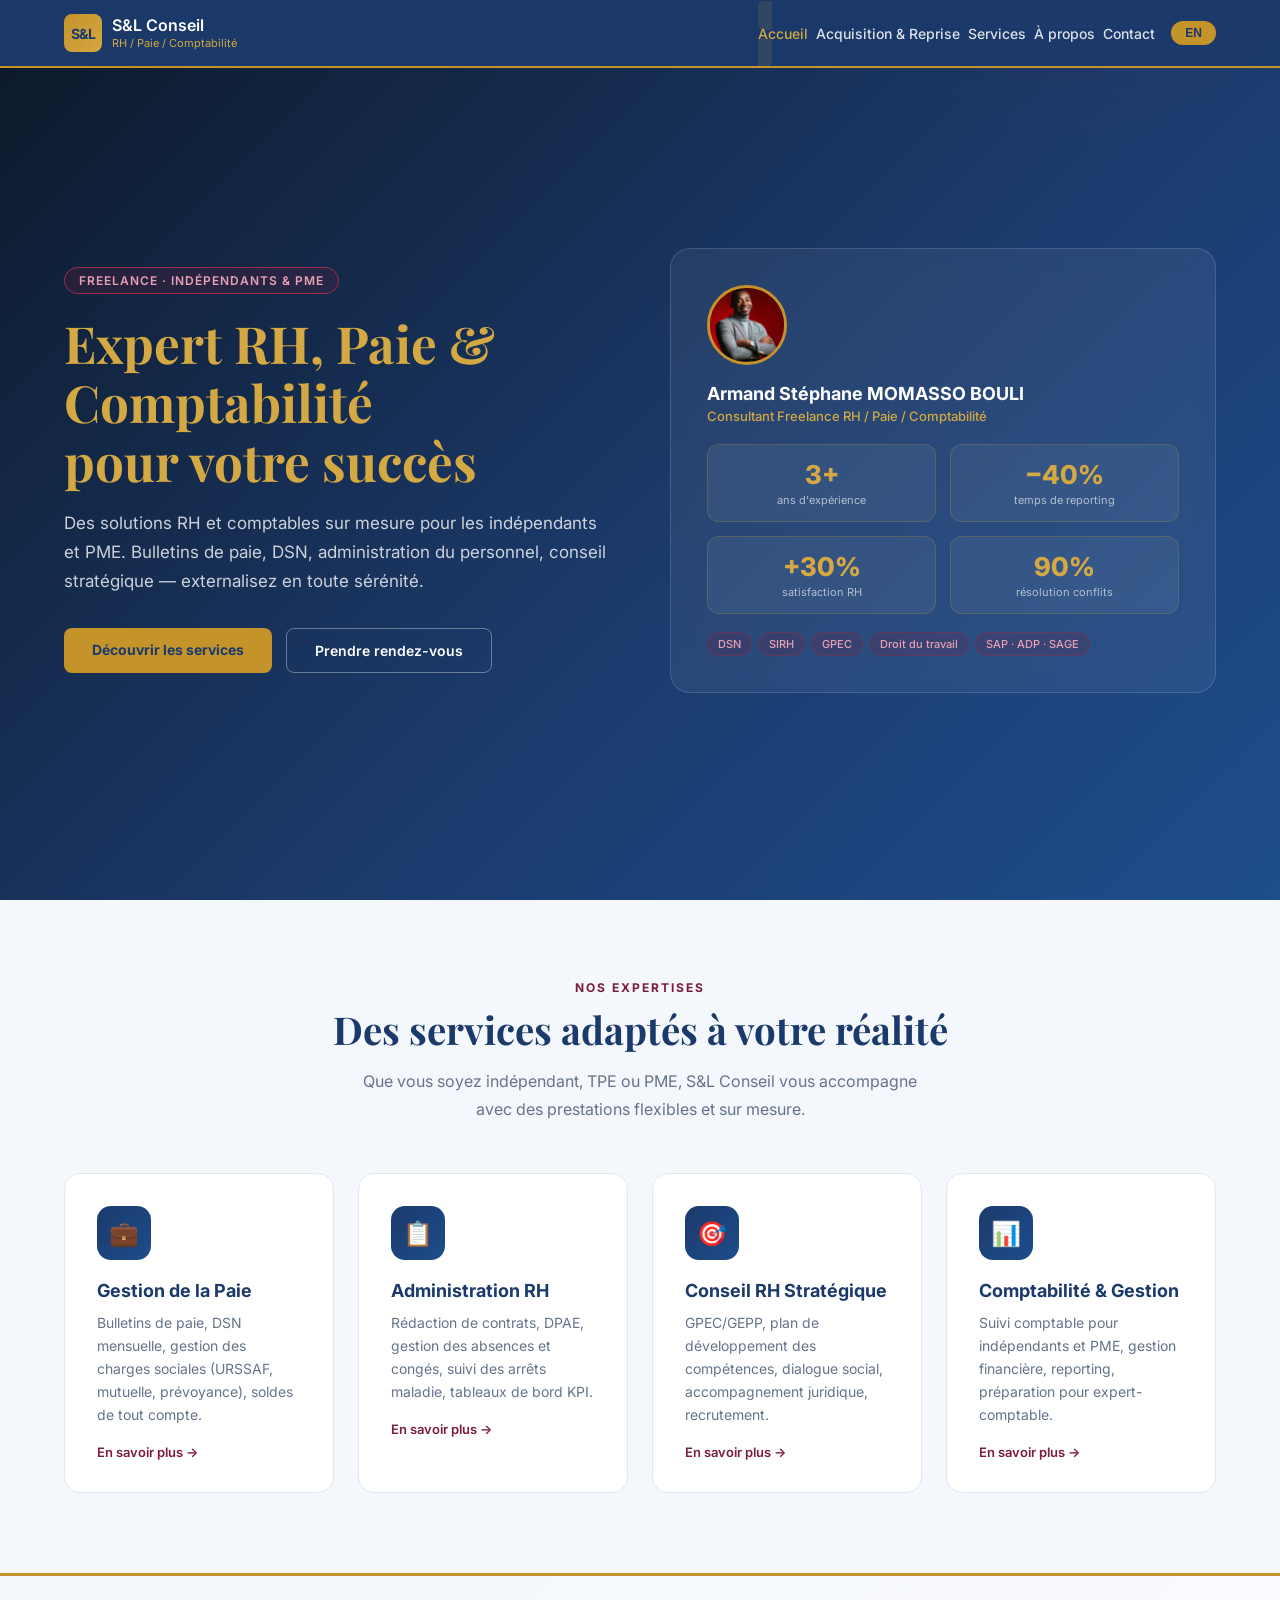
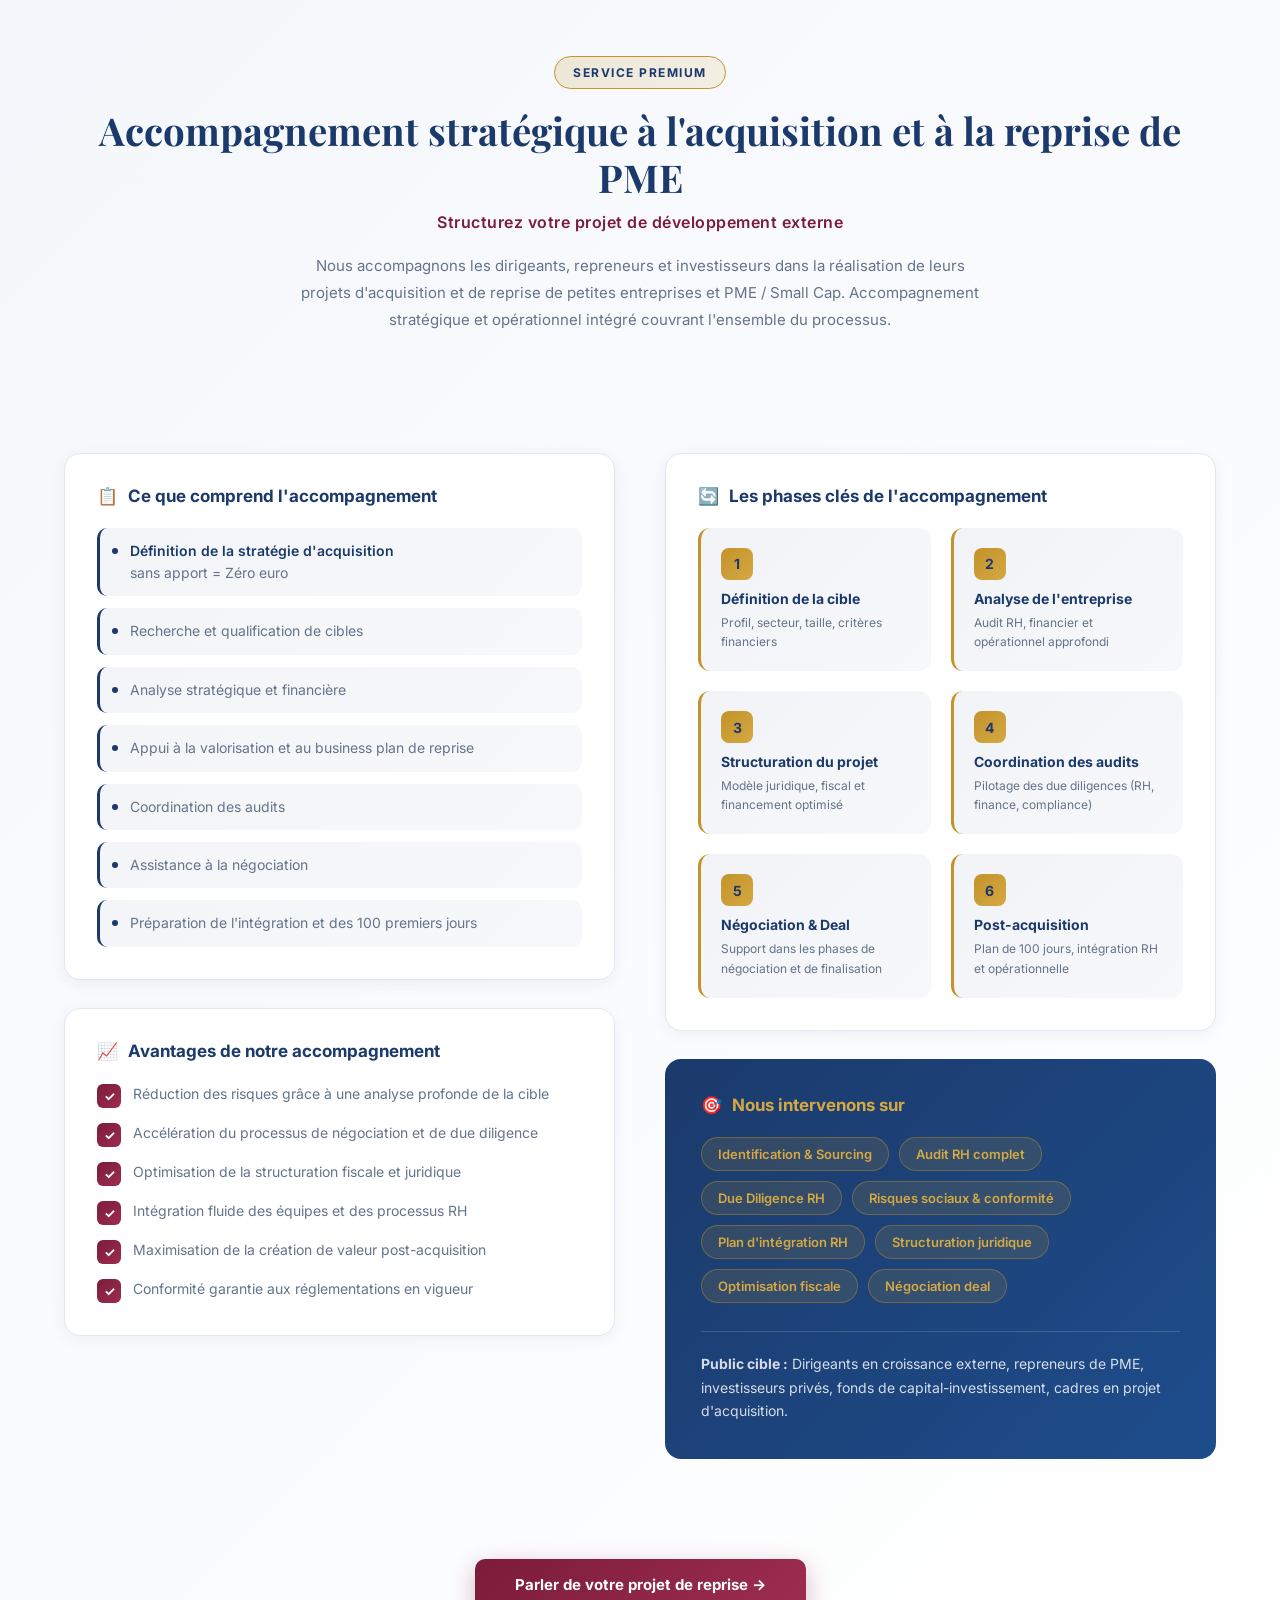
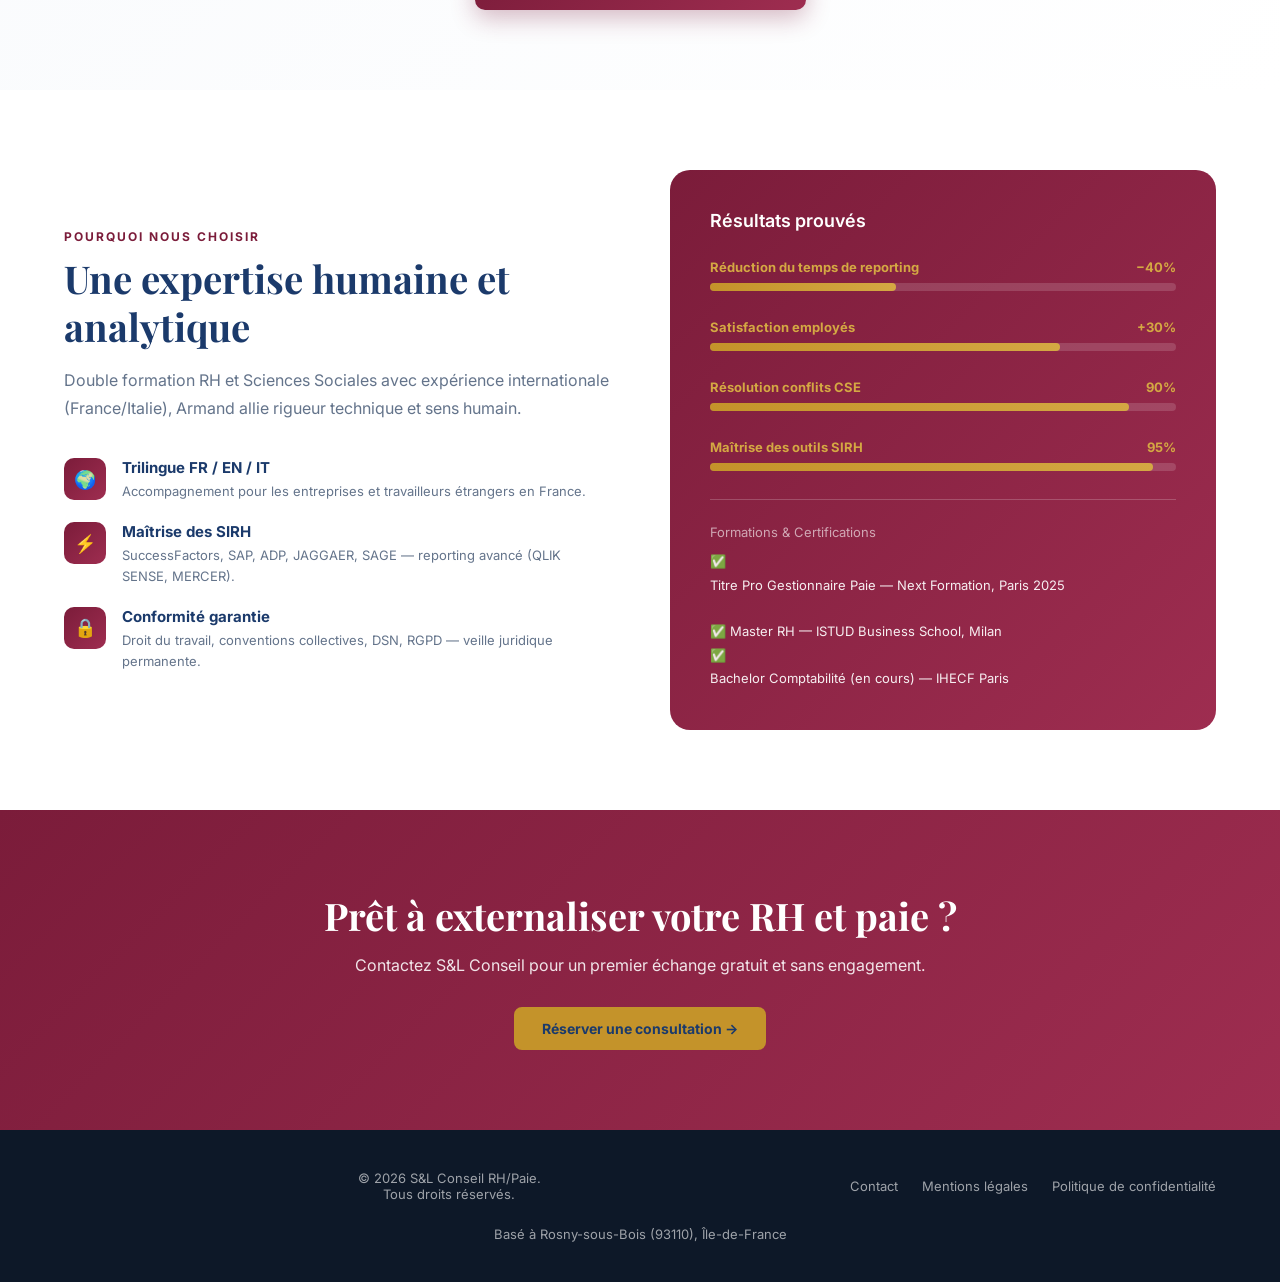
<file: index.html>
<!DOCTYPE html>
<html lang="fr">
<head>
  <meta charset="UTF-8" />
  <meta name="viewport" content="width=device-width, initial-scale=1.0" />
  <title>S&L Conseil RH/Paie – Freelance RH, Paie & Comptabilité | Île-de-France</title>
  <meta name="description" content="Consultant freelance RH, Paie et Comptabilité pour indépendants et PME en Île-de-France. Gestion de la paie, DSN, administration RH, conseil stratégique." />
  <meta name="keywords" content="consultant RH freelance, gestion paie, DSN, URSSAF, administration RH, PME, indépendants, Île-de-France, Rosny-sous-Bois, SIRH, comptabilité" />
  <meta name="author" content="Armand Stéphane MOMASSO BOULI" />
  <meta name="google-site-verification" content="6OkVMW998DL7Skp7Ol39t3DmgtOdneUFL4Z6uISbE0w" />
  <meta name="robots" content="index, follow" />
  <link rel="canonical" href="https://sl-conseil-rh-paie.vercel.app/" />
  <!-- Open Graph -->
  <meta property="og:title" content="S&L Conseil RH/Paie – Freelance RH, Paie & Comptabilité" />
  <meta property="og:description" content="Consultant freelance spécialisé en RH, Paie et Comptabilité pour indépendants et PME en Île-de-France." />
  <meta property="og:type" content="website" />
  <meta property="og:url" content="https://sl-conseil-rh-paie.vercel.app/" />
  <meta property="og:image" content="https://sl-conseil-rh-paie.vercel.app/armand.jpg" />
  <meta property="og:locale" content="fr_FR" />
  <!-- JSON-LD Schema -->
  <script type="application/ld+json">
  {
    "@context": "https://schema.org",
    "@type": "LocalBusiness",
    "name": "S&L Conseil RH/Paie",
    "image": "https://sl-conseil-rh-paie.vercel.app/armand.jpg",
    "description": "Consultant freelance RH, Paie et Comptabilité pour indépendants et PME en Île-de-France",
    "url": "https://sl-conseil-rh-paie.vercel.app/",
    "telephone": "+33780704152",
    "email": "info-slconseilrh@proton.me",
    "address": {
      "@type": "PostalAddress",
      "addressLocality": "Rosny-sous-Bois",
      "postalCode": "93110",
      "addressCountry": "FR"
    },
    "contactPoint": {
      "@type": "ContactPoint",
      "contactType": "customer service",
      "telephone": "+33780704152",
      "availableLanguage": ["fr","en","it"]
    },
    "areaServed": "Île-de-France",
    "serviceType": ["HR Consulting","Payroll Management","Accounting"]
  }
  </script>
  <!-- Favicon -->
  <link rel="icon" type="image/svg+xml" href="[data-uri]" />
  <!-- Fonts -->
  <link rel="preconnect" href="https://fonts.googleapis.com" />
  <link rel="preconnect" href="https://fonts.gstatic.com" crossorigin />
  <link href="https://fonts.googleapis.com/css2?family=Inter:wght@300;400;500;600;700&family=Playfair+Display:wght@700&display=swap" rel="stylesheet" />
  <!-- CSS partagé -->
  <link rel="stylesheet" href="style.css" />
  <style>
    /* ── HERO ── */
    .hero {
      min-height: 100vh;
      background: linear-gradient(135deg, var(--dark) 0%, var(--navy) 55%, var(--navy2) 100%);
      display: flex; align-items: center; padding: 100px 5% 60px;
      position: relative; overflow: hidden;
    }
    .hero::before {
      content: ''; position: absolute; top: -50%; right: -10%;
      width: 600px; height: 600px;
      background: radial-gradient(circle, rgba(123,28,58,0.15) 0%, transparent 70%);
      border-radius: 50%;
    }
    .hero-inner {
      max-width: 1200px; margin: 0 auto; width: 100%;
      display: grid; grid-template-columns: 1fr 1fr; gap: 60px; align-items: center;
    }
    .hero-badge {
      display: inline-block;
      background: rgba(123,28,58,0.2); border: 1px solid var(--burg2);
      color: #e8a0b4; padding: 5px 14px; border-radius: 20px;
      font-size: 12px; font-weight: 600; letter-spacing: 1px;
      text-transform: uppercase; margin-bottom: 20px;
    }
    .hero h1 {
      font-family: 'Playfair Display', serif; font-size: clamp(36px,4vw,54px);
      color: var(--white); line-height: 1.15; margin-bottom: 18px;
    }
    .hero h1 span { color: var(--gold2); }
    .hero-sub { color: rgba(255,255,255,0.78); font-size: 17px; line-height: 1.7; margin-bottom: 32px; }
    .hero-cta { display: flex; gap: 14px; flex-wrap: wrap; }

    /* Hero card */
    .hero-card {
      background: rgba(255,255,255,0.06); border: 1px solid rgba(255,255,255,0.14);
      border-radius: 20px; padding: 36px; backdrop-filter: blur(10px);
    }
    .hc-avatar {
      width: 80px; height: 80px; border-radius: 50%; overflow: hidden;
      border: 3px solid var(--gold); margin-bottom: 18px;
      display: flex; align-items: center; justify-content: center;
      background: var(--burg); font-size: 28px; font-weight: 800; color: var(--white);
    }
    .hc-avatar img { width: 100%; height: 100%; object-fit: cover; object-position: top; }
    .hc-name  { color: var(--white); font-size: 18px; font-weight: 700; margin-bottom: 4px; }
    .hc-title { color: var(--gold2); font-size: 13px; font-weight: 500; margin-bottom: 20px; }
    .hc-stats { display: grid; grid-template-columns: 1fr 1fr; gap: 14px; }
    .stat {
      background: rgba(255,255,255,0.06); border-radius: 12px; padding: 14px;
      text-align: center; border: 1px solid rgba(196,147,42,0.25);
    }
    .stat-num   { color: var(--gold2); font-size: 26px; font-weight: 800; }
    .stat-label { color: rgba(255,255,255,0.62); font-size: 11px; margin-top: 3px; }
    .hc-tags { display: flex; flex-wrap: wrap; gap: 6px; margin-top: 18px; }
    .tag {
      background: rgba(123,28,58,0.2); color: #e8a0b4;
      border: 1px solid rgba(158,45,80,0.4);
      padding: 4px 10px; border-radius: 12px; font-size: 11px; font-weight: 500;
    }

    /* ── SERVICES ── */
    .services-section { background: var(--light); }
    .services-grid {
      display: grid; grid-template-columns: repeat(auto-fit, minmax(270px,1fr));
      gap: 24px; margin-top: 50px;
    }
    .service-card {
      background: var(--white); border-radius: 16px; padding: 32px;
      border: 1px solid #e2e8f0; transition: all 0.3s;
      position: relative; overflow: hidden;
    }
    .service-card::before {
      content: ''; position: absolute; top: 0; left: 0; right: 0; height: 4px;
      background: linear-gradient(90deg, var(--burg), var(--gold));
      transform: scaleX(0); transform-origin: left; transition: transform 0.3s;
    }
    .service-card:hover { transform: translateY(-6px); box-shadow: 0 20px 48px rgba(27,58,107,0.13); }
    .service-card:hover::before { transform: scaleX(1); }
    .sc-icon {
      width: 54px; height: 54px;
      background: linear-gradient(135deg, var(--navy), var(--navy2));
      border-radius: 14px; display: flex; align-items: center; justify-content: center;
      font-size: 24px; margin-bottom: 20px;
    }
    .sc-title { font-size: 18px; font-weight: 700; color: var(--navy); margin-bottom: 10px; }
    .sc-desc  { color: var(--gray); font-size: 14px; line-height: 1.65; margin-bottom: 18px; }
    .sc-link  { color: var(--burg); font-size: 13px; font-weight: 600; text-decoration: none; }
    .sc-link:hover { color: var(--navy); }

    /* ── ACQUISITION ── */
    .acquisition-section {
      background: linear-gradient(135deg, #f4f7fb 0%, #ffffff 100%);
      border-top: 3px solid var(--gold);
    }
    .acquisition-inner { display: grid; grid-template-columns: 1fr; gap: 50px; max-width: 1200px; margin: 0 auto; }
    .acq-header { text-align: center; margin-bottom: 20px; }
    .acq-badge {
      display: inline-block;
      background: linear-gradient(135deg, rgba(196,147,42,0.18), rgba(212,168,67,0.12));
      border: 1.5px solid var(--gold); color: var(--navy);
      padding: 8px 18px; border-radius: 25px; font-size: 12px; font-weight: 700;
      letter-spacing: 1.5px; text-transform: uppercase; margin-bottom: 18px;
    }
    .acq-title {
      font-family: 'Playfair Display', serif; font-size: clamp(30px,3vw,42px);
      color: var(--navy); line-height: 1.2; margin-bottom: 12px;
    }
    .acq-subtitle { font-size: 16px; color: var(--burg); font-weight: 600; letter-spacing: 0.5px; margin-bottom: 20px; }
    .acq-intro { max-width: 700px; margin: 0 auto; color: var(--gray); font-size: 15px; line-height: 1.8; }
    .acq-content { display: grid; grid-template-columns: 1fr 1fr; gap: 50px; align-items: start; margin-top: 50px; }
    .acq-left { display: flex; flex-direction: column; gap: 28px; }

    .acq-included, .acq-benefits, .acq-process {
      background: var(--white); border-radius: 16px; padding: 32px;
      border: 1px solid #e2e8f0; box-shadow: 0 4px 16px rgba(27,58,107,0.06);
    }
    .acq-included-title, .acq-benefits-title, .acq-process-title {
      font-size: 17px; font-weight: 700; color: var(--navy);
      margin-bottom: 22px; display: flex; align-items: center; gap: 10px;
    }

    .included-list { display: flex; flex-direction: column; gap: 12px; }
    .included-item {
      display: flex; gap: 12px; align-items: flex-start; padding: 12px;
      background: linear-gradient(135deg, rgba(27,58,107,0.05), rgba(30,77,140,0.04));
      border-radius: 10px; border-left: 3px solid var(--navy);
    }
    .included-bullet {
      width: 6px; height: 6px; background: var(--navy); border-radius: 50%;
      flex-shrink: 0; margin-top: 8px;
    }
    .included-text { color: var(--gray); font-size: 14px; line-height: 1.6; }
    .included-highlight { color: var(--navy); font-weight: 600; }

    .benefit-list { display: flex; flex-direction: column; gap: 14px; }
    .benefit-item { display: flex; gap: 12px; align-items: flex-start; }
    .benefit-check {
      width: 24px; height: 24px;
      background: linear-gradient(135deg, var(--burg), var(--burg2));
      border-radius: 6px; display: flex; align-items: center; justify-content: center;
      color: var(--white); font-weight: 700; font-size: 13px; flex-shrink: 0; margin-top: 1px;
    }
    .benefit-text { color: var(--gray); font-size: 14px; line-height: 1.6; }

    .process-steps { display: grid; grid-template-columns: repeat(2,1fr); gap: 20px; }
    .process-step {
      background: linear-gradient(135deg, rgba(27,58,107,0.06), rgba(30,77,140,0.04));
      border-radius: 12px; padding: 20px; border-left: 3px solid var(--gold);
    }
    .step-number {
      width: 32px; height: 32px;
      background: linear-gradient(135deg, var(--gold), var(--gold2));
      color: var(--navy); border-radius: 8px;
      display: flex; align-items: center; justify-content: center;
      font-weight: 700; font-size: 14px; margin-bottom: 10px;
    }
    .step-name { font-weight: 700; color: var(--navy); font-size: 14px; margin-bottom: 6px; }
    .step-desc { font-size: 12px; color: var(--gray); line-height: 1.6; }

    .acq-interventions {
      background: linear-gradient(135deg, var(--navy) 0%, var(--navy2) 100%);
      border-radius: 16px; padding: 36px; color: var(--white); margin-top: 28px;
    }
    .acq-int-title {
      font-size: 17px; font-weight: 700; color: var(--gold2);
      margin-bottom: 22px; display: flex; align-items: center; gap: 10px;
    }
    .intervention-tags { display: flex; flex-wrap: wrap; gap: 10px; }
    .intervention-tag {
      background: rgba(196,147,42,0.15); border: 1px solid rgba(196,147,42,0.4);
      color: var(--gold2); padding: 8px 16px; border-radius: 20px;
      font-size: 13px; font-weight: 600;
    }

    .acq-cta-container { display: flex; justify-content: center; margin-top: 50px; }
    .btn-acquisition {
      background: linear-gradient(135deg, var(--burg), var(--burg2));
      color: var(--white); padding: 16px 40px; border-radius: 10px;
      font-weight: 700; font-size: 15px; text-decoration: none;
      border: none; cursor: pointer; transition: all 0.3s;
      box-shadow: 0 8px 24px rgba(123,28,58,0.3); display: inline-block;
    }
    .btn-acquisition:hover {
      transform: translateY(-3px);
      box-shadow: 0 12px 32px rgba(123,28,58,0.45);
    }

    /* ── POURQUOI NOUS ── */
    .why-grid { display: grid; grid-template-columns: 1fr 1fr; gap: 60px; align-items: center; }
    .why-list  { margin-top: 36px; display: flex; flex-direction: column; gap: 20px; }
    .why-item  { display: flex; gap: 16px; align-items: flex-start; }
    .why-icon  {
      width: 42px; height: 42px; flex-shrink: 0;
      background: linear-gradient(135deg, var(--burg), var(--burg2));
      border-radius: 10px; display: flex; align-items: center; justify-content: center;
      font-size: 18px;
    }
    .why-text h4 { font-size: 15px; font-weight: 700; color: var(--navy); margin-bottom: 4px; }
    .why-text p  { font-size: 13px; color: var(--gray); line-height: 1.6; }
    .why-visual {
      background: linear-gradient(135deg, var(--burg) 0%, var(--burg2) 100%);
      border-radius: 20px; padding: 40px; color: var(--white);
    }
    .metric { margin-bottom: 28px; }
    .metric-bar-wrap { background: rgba(255,255,255,0.15); border-radius: 8px; height: 8px; margin-top: 8px; }
    .metric-bar { height: 8px; border-radius: 8px; background: linear-gradient(90deg, var(--gold), var(--gold2)); }
    .metric-label { font-size: 13px; color: rgba(255,255,255,0.8); display: flex; justify-content: space-between; margin-bottom: 4px; }
    .metric-label span { color: var(--gold2); font-weight: 700; }

    /* ── RESPONSIVE ── */
    @media (max-width: 768px) {
      .hero-inner    { grid-template-columns: 1fr; gap: 40px; }
      .why-grid      { grid-template-columns: 1fr; }
      .acq-content   { grid-template-columns: 1fr; gap: 30px; }
      .process-steps { grid-template-columns: 1fr; }
    }
  </style>
</head>
<body class="fr">

<!-- NAV -->
<nav>
  <a href="index.html" class="logo">
    <div class="logo-icon">S&amp;L</div>
    <div>
      <div class="logo-text">S&amp;L Conseil</div>
      <div class="logo-sub">RH / Paie / Comptabilité</div>
    </div>
  </a>
  <button class="hamburger" id="hamburger" aria-label="Menu" aria-expanded="false">
    <span></span><span></span><span></span>
  </button>
  <ul id="nav-menu">
    <li><a href="index.html" class="active"><span data-fr>Accueil</span><span data-en>Home</span></a></li>
    <li><a href="#acquisition"><span data-fr>Acquisition &amp; Reprise</span><span data-en>Acquisition &amp; Takeover</span></a></li>
    <li><a href="services.html"><span data-fr>Services</span><span data-en>Services</span></a></li>
    <li><a href="a-propos.html"><span data-fr>À propos</span><span data-en>About</span></a></li>
    <li><a href="contact.html"><span data-fr>Contact</span><span data-en>Contact</span></a></li>
    <li><button class="lang-btn" id="langBtn" onclick="toggleLang()">EN</button></li>
  </ul>
</nav>

<!-- HERO -->
<section class="hero">
  <div class="hero-inner">
    <div class="hero-content">
      <div class="hero-badge">
        <span data-fr>Freelance · Indépendants &amp; PME</span>
        <span data-en>Freelance · Independents &amp; SMEs</span>
      </div>
      <h1>
        <span data-fr>Expert RH, Paie &amp;<br/><span style="color:var(--gold2)">Comptabilité</span><br/>pour votre succès</span>
        <span data-en>HR, Payroll &amp;<br/><span style="color:var(--gold2)">Accounting</span><br/>Expert for your success</span>
      </h1>
      <p class="hero-sub">
        <span data-fr>Des solutions RH et comptables sur mesure pour les indépendants et PME. Bulletins de paie, DSN, administration du personnel, conseil stratégique — externalisez en toute sérénité.</span>
        <span data-en>Tailored HR and accounting solutions for independents and SMEs. Payslips, DSN, HR administration, strategic advice — outsource with complete peace of mind.</span>
      </p>
      <div class="hero-cta">
        <a href="services.html" class="btn-primary">
          <span data-fr>Découvrir les services</span>
          <span data-en>Explore services</span>
        </a>
        <a href="contact.html" class="btn-outline">
          <span data-fr>Prendre rendez-vous</span>
          <span data-en>Book a consultation</span>
        </a>
      </div>
    </div>
    <div>
      <div class="hero-card">
        <div class="hc-avatar">
          <img src="armand.jpg" alt="Armand Stéphane MOMASSO BOULI" />
        </div>
        <div class="hc-name">Armand Stéphane MOMASSO BOULI</div>
        <div class="hc-title">
          <span data-fr>Consultant Freelance RH / Paie / Comptabilité</span>
          <span data-en>Freelance HR / Payroll / Accounting Consultant</span>
        </div>
        <div class="hc-stats">
          <div class="stat">
            <div class="stat-num">3+</div>
            <div class="stat-label"><span data-fr>ans d'expérience</span><span data-en>years experience</span></div>
          </div>
          <div class="stat">
            <div class="stat-num">−40%</div>
            <div class="stat-label"><span data-fr>temps de reporting</span><span data-en>reporting time</span></div>
          </div>
          <div class="stat">
            <div class="stat-num">+30%</div>
            <div class="stat-label"><span data-fr>satisfaction RH</span><span data-en>HR satisfaction</span></div>
          </div>
          <div class="stat">
            <div class="stat-num">90%</div>
            <div class="stat-label"><span data-fr>résolution conflits</span><span data-en>conflict resolution</span></div>
          </div>
        </div>
        <div class="hc-tags">
          <span class="tag">DSN</span>
          <span class="tag">SIRH</span>
          <span class="tag">GPEC</span>
          <span class="tag">Droit du travail</span>
          <span class="tag">SAP · ADP · SAGE</span>
        </div>
      </div>
    </div>
  </div>
</section>

<!-- SERVICES -->
<section class="services-section">
  <div class="section-inner">
    <div style="text-align:center; margin-bottom:50px;">
      <div class="section-label"><span data-fr>Nos expertises</span><span data-en>Our expertise</span></div>
      <h2 class="section-title" style="margin:0 auto;">
        <span data-fr>Des services adaptés à votre réalité</span>
        <span data-en>Services tailored to your reality</span>
      </h2>
      <p class="section-desc" style="margin:14px auto 0;">
        <span data-fr>Que vous soyez indépendant, TPE ou PME, S&amp;L Conseil vous accompagne avec des prestations flexibles et sur mesure.</span>
        <span data-en>Whether you're self-employed, a micro-business or SME, S&amp;L Conseil supports you with flexible, tailored services.</span>
      </p>
    </div>
    <div class="services-grid">
      <div class="service-card">
        <div class="sc-icon" aria-hidden="true">💼</div>
        <div class="sc-title"><span data-fr>Gestion de la Paie</span><span data-en>Payroll Management</span></div>
        <p class="sc-desc">
          <span data-fr>Bulletins de paie, DSN mensuelle, gestion des charges sociales (URSSAF, mutuelle, prévoyance), soldes de tout compte.</span>
          <span data-en>Payslip preparation, monthly DSN, social charges management (URSSAF, health, provident), final account settlements.</span>
        </p>
        <a href="services.html" class="sc-link"><span data-fr>En savoir plus →</span><span data-en>Learn more →</span></a>
      </div>
      <div class="service-card">
        <div class="sc-icon" aria-hidden="true">📋</div>
        <div class="sc-title"><span data-fr>Administration RH</span><span data-en>HR Administration</span></div>
        <p class="sc-desc">
          <span data-fr>Rédaction de contrats, DPAE, gestion des absences et congés, suivi des arrêts maladie, tableaux de bord KPI.</span>
          <span data-en>Contract drafting, DPAE, absence and leave management, sick leave tracking, KPI dashboards.</span>
        </p>
        <a href="services.html" class="sc-link"><span data-fr>En savoir plus →</span><span data-en>Learn more →</span></a>
      </div>
      <div class="service-card">
        <div class="sc-icon" aria-hidden="true">🎯</div>
        <div class="sc-title"><span data-fr>Conseil RH Stratégique</span><span data-en>Strategic HR Consulting</span></div>
        <p class="sc-desc">
          <span data-fr>GPEC/GEPP, plan de développement des compétences, dialogue social, accompagnement juridique, recrutement.</span>
          <span data-en>GPEC/GEPP, skills development plan, social dialogue, legal support, recruitment and onboarding.</span>
        </p>
        <a href="services.html" class="sc-link"><span data-fr>En savoir plus →</span><span data-en>Learn more →</span></a>
      </div>
      <div class="service-card">
        <div class="sc-icon" aria-hidden="true">📊</div>
        <div class="sc-title"><span data-fr>Comptabilité &amp; Gestion</span><span data-en>Accounting &amp; Finance</span></div>
        <p class="sc-desc">
          <span data-fr>Suivi comptable pour indépendants et PME, gestion financière, reporting, préparation pour expert-comptable.</span>
          <span data-en>Accounting support for independents and SMEs, financial management, reporting, prep for chartered accountants.</span>
        </p>
        <a href="services.html" class="sc-link"><span data-fr>En savoir plus →</span><span data-en>Learn more →</span></a>
      </div>
    </div>
  </div>
</section>

<!-- ACQUISITION & REPRISE -->
<section class="acquisition-section" id="acquisition">
  <div class="section-inner" style="padding:0;">
    <div class="acquisition-inner">
      <div class="acq-header">
        <div class="acq-badge">
          <span data-fr>SERVICE PREMIUM</span>
          <span data-en>PREMIUM SERVICE</span>
        </div>
        <h2 class="acq-title">
          <span data-fr>Accompagnement stratégique à l'acquisition et à la reprise de PME</span>
          <span data-en>Strategic support for SME and Small Cap acquisition and takeover</span>
        </h2>
        <div class="acq-subtitle">
          <span data-fr>Structurez votre projet de développement externe</span>
          <span data-en>Structure your external growth project</span>
        </div>
        <p class="acq-intro">
          <span data-fr>Nous accompagnons les dirigeants, repreneurs et investisseurs dans la réalisation de leurs projets d'acquisition et de reprise de petites entreprises et PME / Small Cap. Accompagnement stratégique et opérationnel intégré couvrant l'ensemble du processus.</span>
          <span data-en>We support executives, buyers and investors in acquiring and taking over small businesses and SMEs / Small Caps. Integrated strategic and operational support covering the entire process.</span>
        </p>
      </div>

      <div class="acq-content">
        <!-- GAUCHE -->
        <div class="acq-left">
          <div class="acq-included">
            <div class="acq-included-title">
              <span aria-hidden="true">📋</span>
              <span data-fr>Ce que comprend l'accompagnement</span><span data-en>What's included</span>
            </div>
            <div class="included-list">
              <div class="included-item">
                <div class="included-bullet"></div>
                <div class="included-text">
                  <span class="included-highlight"><span data-fr>Définition de la stratégie d'acquisition</span><span data-en>Definition of acquisition strategy</span></span>
                  <span data-fr> sans apport = Zéro euro</span><span data-en> with no contribution = Zero euros</span>
                </div>
              </div>
              <div class="included-item">
                <div class="included-bullet"></div>
                <div class="included-text"><span data-fr>Recherche et qualification de cibles</span><span data-en>Target search and qualification</span></div>
              </div>
              <div class="included-item">
                <div class="included-bullet"></div>
                <div class="included-text"><span data-fr>Analyse stratégique et financière</span><span data-en>Strategic and financial analysis</span></div>
              </div>
              <div class="included-item">
                <div class="included-bullet"></div>
                <div class="included-text"><span data-fr>Appui à la valorisation et au business plan de reprise</span><span data-en>Valuation support and acquisition business plan</span></div>
              </div>
              <div class="included-item">
                <div class="included-bullet"></div>
                <div class="included-text"><span data-fr>Coordination des audits</span><span data-en>Audit coordination</span></div>
              </div>
              <div class="included-item">
                <div class="included-bullet"></div>
                <div class="included-text"><span data-fr>Assistance à la négociation</span><span data-en>Negotiation assistance</span></div>
              </div>
              <div class="included-item">
                <div class="included-bullet"></div>
                <div class="included-text"><span data-fr>Préparation de l'intégration et des 100 premiers jours</span><span data-en>Preparation of integration and first 100 days</span></div>
              </div>
            </div>
          </div>

          <div class="acq-benefits">
            <div class="acq-benefits-title">
              <span aria-hidden="true">📈</span>
              <span data-fr>Avantages de notre accompagnement</span><span data-en>Benefits of our support</span>
            </div>
            <div class="benefit-list">
              <div class="benefit-item"><div class="benefit-check">✓</div><div class="benefit-text"><span data-fr>Réduction des risques grâce à une analyse profonde de la cible</span><span data-en>Risk reduction through thorough target analysis</span></div></div>
              <div class="benefit-item"><div class="benefit-check">✓</div><div class="benefit-text"><span data-fr>Accélération du processus de négociation et de due diligence</span><span data-en>Accelerated negotiation and due diligence process</span></div></div>
              <div class="benefit-item"><div class="benefit-check">✓</div><div class="benefit-text"><span data-fr>Optimisation de la structuration fiscale et juridique</span><span data-en>Optimized tax and legal project structure</span></div></div>
              <div class="benefit-item"><div class="benefit-check">✓</div><div class="benefit-text"><span data-fr>Intégration fluide des équipes et des processus RH</span><span data-en>Smooth integration of teams and HR processes</span></div></div>
              <div class="benefit-item"><div class="benefit-check">✓</div><div class="benefit-text"><span data-fr>Maximisation de la création de valeur post-acquisition</span><span data-en>Maximized value creation post-acquisition</span></div></div>
              <div class="benefit-item"><div class="benefit-check">✓</div><div class="benefit-text"><span data-fr>Conformité garantie aux réglementations en vigueur</span><span data-en>Guaranteed compliance with current regulations</span></div></div>
            </div>
          </div>
        </div>

        <!-- DROITE -->
        <div>
          <div class="acq-process">
            <div class="acq-process-title">
              <span aria-hidden="true">🔄</span>
              <span data-fr>Les phases clés de l'accompagnement</span><span data-en>Key phases of support</span>
            </div>
            <div class="process-steps">
              <div class="process-step">
                <div class="step-number">1</div>
                <div class="step-name"><span data-fr>Définition de la cible</span><span data-en>Target Definition</span></div>
                <div class="step-desc"><span data-fr>Profil, secteur, taille, critères financiers</span><span data-en>Profile, sector, size, financial criteria</span></div>
              </div>
              <div class="process-step">
                <div class="step-number">2</div>
                <div class="step-name"><span data-fr>Analyse de l'entreprise</span><span data-en>Company Analysis</span></div>
                <div class="step-desc"><span data-fr>Audit RH, financier et opérationnel approfondi</span><span data-en>In-depth HR, financial and operational audit</span></div>
              </div>
              <div class="process-step">
                <div class="step-number">3</div>
                <div class="step-name"><span data-fr>Structuration du projet</span><span data-en>Project Structuring</span></div>
                <div class="step-desc"><span data-fr>Modèle juridique, fiscal et financement optimisé</span><span data-en>Optimized legal, tax and financing model</span></div>
              </div>
              <div class="process-step">
                <div class="step-number">4</div>
                <div class="step-name"><span data-fr>Coordination des audits</span><span data-en>Audit Coordination</span></div>
                <div class="step-desc"><span data-fr>Pilotage des due diligences (RH, finance, compliance)</span><span data-en>Management of multiple due diligences</span></div>
              </div>
              <div class="process-step">
                <div class="step-number">5</div>
                <div class="step-name"><span data-fr>Négociation &amp; Deal</span><span data-en>Negotiation &amp; Deal</span></div>
                <div class="step-desc"><span data-fr>Support dans les phases de négociation et de finalisation</span><span data-en>Support during negotiation and closing phases</span></div>
              </div>
              <div class="process-step">
                <div class="step-number">6</div>
                <div class="step-name"><span data-fr>Post-acquisition</span><span data-en>Post-Acquisition</span></div>
                <div class="step-desc"><span data-fr>Plan de 100 jours, intégration RH et opérationnelle</span><span data-en>100-day plan, HR and operational integration</span></div>
              </div>
            </div>
          </div>

          <div class="acq-interventions">
            <div class="acq-int-title">
              <span aria-hidden="true">🎯</span>
              <span data-fr>Nous intervenons sur</span><span data-en>We intervene on</span>
            </div>
            <div class="intervention-tags">
              <div class="intervention-tag">Identification &amp; Sourcing</div>
              <div class="intervention-tag"><span data-fr>Audit RH complet</span><span data-en>Complete HR audit</span></div>
              <div class="intervention-tag">Due Diligence RH</div>
              <div class="intervention-tag"><span data-fr>Risques sociaux &amp; conformité</span><span data-en>Social risks &amp; compliance</span></div>
              <div class="intervention-tag"><span data-fr>Plan d'intégration RH</span><span data-en>HR integration plan</span></div>
              <div class="intervention-tag"><span data-fr>Structuration juridique</span><span data-en>Legal structuring</span></div>
              <div class="intervention-tag"><span data-fr>Optimisation fiscale</span><span data-en>Tax optimization</span></div>
              <div class="intervention-tag"><span data-fr>Négociation deal</span><span data-en>Deal negotiation</span></div>
            </div>
            <div style="margin-top:28px; padding-top:20px; border-top:1px solid rgba(255,255,255,0.15);">
              <p style="font-size:14px; color:rgba(255,255,255,0.82); line-height:1.7;">
                <span data-fr><strong>Public cible :</strong> Dirigeants en croissance externe, repreneurs de PME, investisseurs privés, fonds de capital-investissement, cadres en projet d'acquisition.</span>
                <span data-en><strong>Target audience:</strong> Growth-focused executives, SME buyers, private investors, private equity funds, executives in acquisition projects.</span>
              </p>
            </div>
          </div>
        </div>
      </div>

      <div class="acq-cta-container">
        <a href="contact.html" class="btn-acquisition">
          <span data-fr>Parler de votre projet de reprise →</span>
          <span data-en>Discuss your takeover project →</span>
        </a>
      </div>
    </div>
  </div>
</section>

<!-- POURQUOI NOUS -->
<section>
  <div class="section-inner">
    <div class="why-grid">
      <div>
        <div class="section-label"><span data-fr>Pourquoi nous choisir</span><span data-en>Why choose us</span></div>
        <h2 class="section-title">
          <span data-fr>Une expertise humaine et analytique</span>
          <span data-en>Human and analytical expertise</span>
        </h2>
        <p class="section-desc">
          <span data-fr>Double formation RH et Sciences Sociales avec expérience internationale (France/Italie), Armand allie rigueur technique et sens humain.</span>
          <span data-en>With dual HR and Social Sciences training and international experience (France/Italy), Armand combines technical rigour with a human-centred approach.</span>
        </p>
        <div class="why-list">
          <div class="why-item">
            <div class="why-icon" aria-hidden="true">🌍</div>
            <div class="why-text">
              <h4><span data-fr>Trilingue FR / EN / IT</span><span data-en>Trilingual FR / EN / IT</span></h4>
              <p><span data-fr>Accompagnement pour les entreprises et travailleurs étrangers en France.</span><span data-en>Support available for foreign companies and workers in France.</span></p>
            </div>
          </div>
          <div class="why-item">
            <div class="why-icon" aria-hidden="true">⚡</div>
            <div class="why-text">
              <h4><span data-fr>Maîtrise des SIRH</span><span data-en>HRIS Expertise</span></h4>
              <p><span data-fr>SuccessFactors, SAP, ADP, JAGGAER, SAGE — reporting avancé (QLIK SENSE, MERCER).</span><span data-en>SuccessFactors, SAP, ADP, JAGGAER, SAGE — advanced reporting tools.</span></p>
            </div>
          </div>
          <div class="why-item">
            <div class="why-icon" aria-hidden="true">🔒</div>
            <div class="why-text">
              <h4><span data-fr>Conformité garantie</span><span data-en>Guaranteed compliance</span></h4>
              <p><span data-fr>Droit du travail, conventions collectives, DSN, RGPD — veille juridique permanente.</span><span data-en>Labour law, collective agreements, DSN, GDPR — ongoing legal monitoring.</span></p>
            </div>
          </div>
        </div>
      </div>
      <div class="why-visual">
        <h3 style="font-size:18px; margin-bottom:28px; font-weight:600;">
          <span data-fr>Résultats prouvés</span><span data-en>Proven results</span>
        </h3>
        <div class="metric">
          <div class="metric-label">
            <span data-fr>Réduction du temps de reporting</span><span data-en>Reporting time reduction</span>
            <span>−40%</span>
          </div>
          <div class="metric-bar-wrap"><div class="metric-bar" style="width:40%"></div></div>
        </div>
        <div class="metric">
          <div class="metric-label">
            <span data-fr>Satisfaction employés</span><span data-en>Employee satisfaction</span>
            <span>+30%</span>
          </div>
          <div class="metric-bar-wrap"><div class="metric-bar" style="width:75%"></div></div>
        </div>
        <div class="metric">
          <div class="metric-label">
            <span data-fr>Résolution conflits CSE</span><span data-en>CSE conflict resolution</span>
            <span>90%</span>
          </div>
          <div class="metric-bar-wrap"><div class="metric-bar" style="width:90%"></div></div>
        </div>
        <div class="metric">
          <div class="metric-label">
            <span data-fr>Maîtrise des outils SIRH</span><span data-en>HRIS tools proficiency</span>
            <span>95%</span>
          </div>
          <div class="metric-bar-wrap"><div class="metric-bar" style="width:95%"></div></div>
        </div>
        <div style="margin-top:28px; padding-top:24px; border-top:1px solid rgba(255,255,255,0.2);">
          <div style="font-size:13px; color:rgba(255,255,255,0.6); margin-bottom:10px;">
            <span data-fr>Formations &amp; Certifications</span><span data-en>Education &amp; Certifications</span>
          </div>
          <div style="font-size:13px; color:rgba(255,255,255,0.92); line-height:1.8;">
            ✅ <span data-fr>Titre Pro Gestionnaire Paie — Next Formation, Paris 2025</span><span data-en>Payroll Manager Professional Title — Next Formation, Paris 2025</span><br/>
            ✅ Master RH — ISTUD Business School, Milan<br/>
            ✅ <span data-fr>Bachelor Comptabilité (en cours) — IHECF Paris</span><span data-en>Accounting Bachelor (in progress) — IHECF Paris</span>
          </div>
        </div>
      </div>
    </div>
  </div>
</section>

<!-- CTA BAND -->
<div class="cta-band">
  <div class="section-inner" style="padding:0;">
    <h2>
      <span data-fr>Prêt à externaliser votre RH et paie ?</span>
      <span data-en>Ready to outsource your HR and payroll?</span>
    </h2>
    <p>
      <span data-fr>Contactez S&amp;L Conseil pour un premier échange gratuit et sans engagement.</span>
      <span data-en>Contact S&amp;L Conseil for a free, no-commitment initial consultation.</span>
    </p>
    <div class="hero-cta" style="justify-content:center; margin-top:24px;">
      <a href="contact.html" class="btn-primary">
        <span data-fr>Réserver une consultation →</span>
        <span data-en>Book a consultation →</span>
      </a>
    </div>
  </div>
</div>

<!-- FOOTER -->
<footer>
  <div class="section-inner" style="max-width:1200px; margin:0 auto;">
    <div class="footer-top">
      <div style="flex:1;">© 2026 S&amp;L Conseil RH/Paie. <span data-fr>Tous droits réservés.</span><span data-en>All rights reserved.</span></div>
      <div class="footer-links">
        <a href="contact.html"><span data-fr>Contact</span><span data-en>Contact</span></a>
        <a href="mentions-legales.html"><span data-fr>Mentions légales</span><span data-en>Legal notices</span></a>
        <a href="politique-confidentialite.html"><span data-fr>Politique de confidentialité</span><span data-en>Privacy policy</span></a>
      </div>
    </div>
    <div><span data-fr>Basé à Rosny-sous-Bois (93110), Île-de-France</span><span data-en>Based in Rosny-sous-Bois (93110), Île-de-France</span></div>
  </div>
</footer>

<script src="script.js"></script>
</body>
</html>
</file>
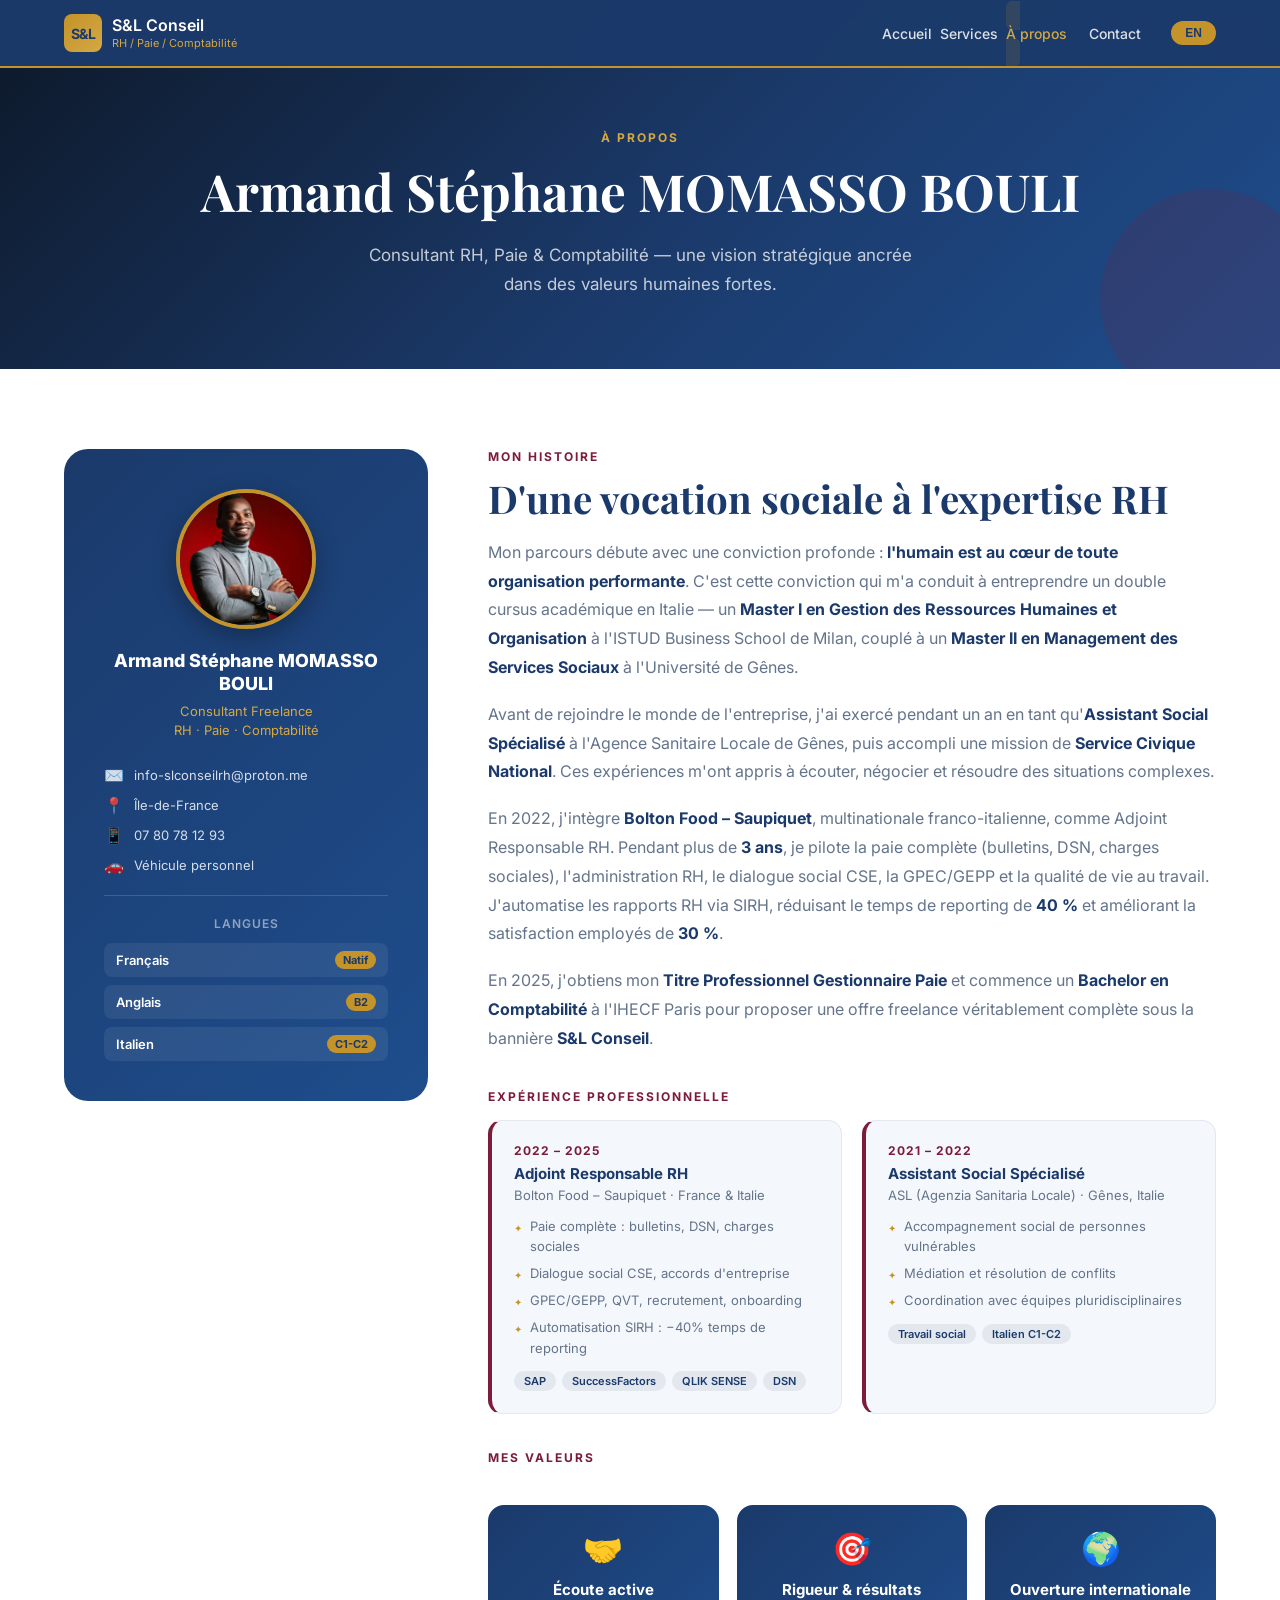
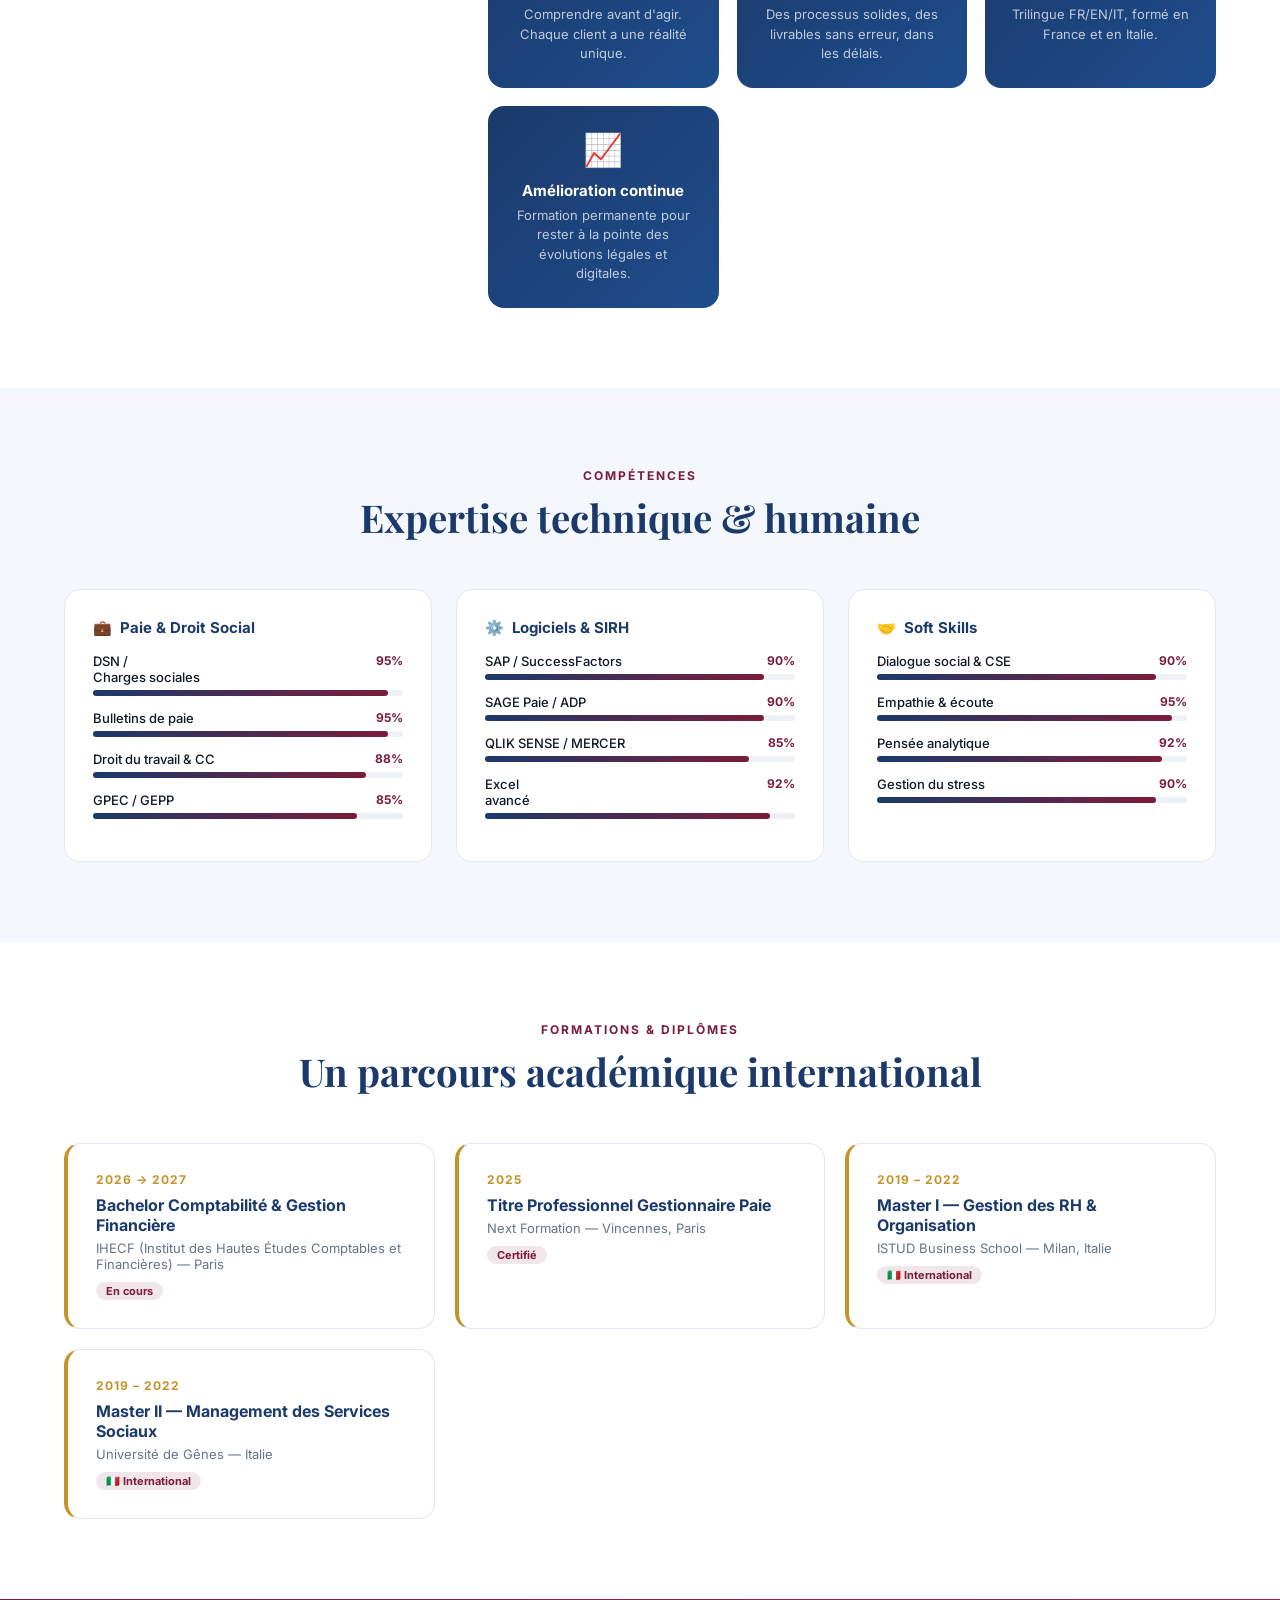
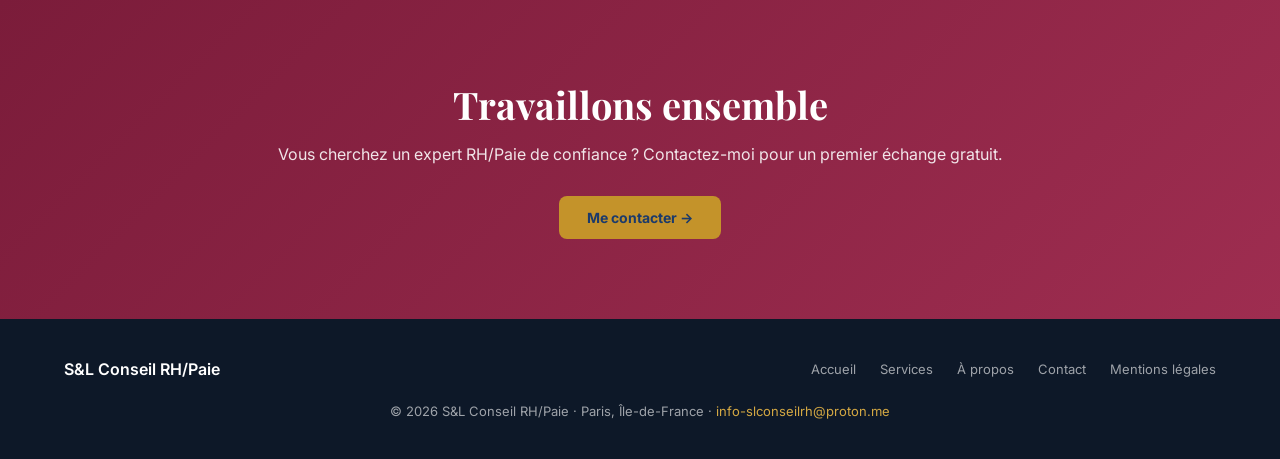
<file: a-propos.html>
<!DOCTYPE html>
<html lang="fr">
<head>
  <meta charset="UTF-8" />
  <meta name="viewport" content="width=device-width, initial-scale=1.0" />
  <title>À Propos – Armand Stéphane MOMASSO BOULI | S&L Conseil RH/Paie</title>
  <meta name="description" content="Armand Stéphane MOMASSO BOULI, consultant freelance RH et Paie basé en Île-de-France. Parcours international, expertise SIRH, gestion sociale et dialogue syndical." />
  <meta name="keywords" content="Armand Stéphane MOMASSO BOULI, consultant RH freelance, expert paie, SIRH, dialogue social, CSE, gestion RH, Île-de-France" />
  <meta name="author" content="Armand Stéphane MOMASSO BOULI" />
  <meta name="google-site-verification" content="6OkVMW998DL7Skp7Ol39t3DmgtOdneUFL4Z6uISbE0w" />
  <meta name="robots" content="index, follow" />
  <link rel="canonical" href="https://sl-conseil-rh-paie.vercel.app/a-propos.html" />
  <meta property="og:title" content="À Propos – Armand Stéphane MOMASSO BOULI | S&L Conseil RH/Paie" />
  <meta property="og:description" content="Consultant freelance RH et Paie, parcours international, expert SIRH et gestion sociale pour PME et indépendants en Île-de-France." />
  <meta property="og:type" content="profile" />
  <meta property="og:url" content="https://sl-conseil-rh-paie.vercel.app/a-propos.html" />
  <meta property="og:image" content="https://sl-conseil-rh-paie.vercel.app/armand.jpg" />
  <meta property="og:locale" content="fr_FR" />
  <link rel="icon" type="image/svg+xml" href="[data-uri]" />
  <link rel="preconnect" href="https://fonts.googleapis.com" />
  <link rel="preconnect" href="https://fonts.gstatic.com" crossorigin />
  <link href="https://fonts.googleapis.com/css2?family=Inter:wght@300;400;500;600;700&family=Playfair+Display:wght@700&display=swap" rel="stylesheet" />
  <link rel="stylesheet" href="style.css" />
  <style>
    /* ── PROFIL ── */
    .profile-grid { display: grid; grid-template-columns: 1fr 2fr; gap: 60px; align-items: start; }
    .profile-card {
      background: linear-gradient(135deg, var(--navy) 0%, var(--navy2) 100%);
      border-radius: 24px; padding: 40px; color: var(--white); text-align: center;
      position: sticky; top: 90px;
    }
    .profile-photo {
      width: 140px; height: 140px; border-radius: 50%;
      object-fit: cover; object-position: top;
      border: 4px solid var(--gold);
      margin: 0 auto 20px; display: block;
      box-shadow: 0 8px 24px rgba(0,0,0,0.3);
    }
    .profile-name  { font-size: 18px; font-weight: 800; margin-bottom: 6px; line-height: 1.3; }
    .profile-title { color: var(--gold2); font-size: 13px; margin-bottom: 24px; line-height: 1.5; }
    .contact-item  { display: flex; align-items: center; gap: 10px; font-size: 13px; color: rgba(255,255,255,0.82); margin-bottom: 10px; text-align: left; }
    .contact-icon  { font-size: 16px; flex-shrink: 0; }
    .divider       { border: none; border-top: 1px solid rgba(255,255,255,0.15); margin: 20px 0; }
    .lang-badges   { display: flex; flex-direction: column; gap: 8px; }
    .lang-badge {
      display: flex; justify-content: space-between; align-items: center;
      background: rgba(255,255,255,0.07); border-radius: 8px; padding: 8px 12px;
    }
    .lang-name  { font-size: 13px; font-weight: 600; }
    .lang-level { font-size: 11px; background: var(--gold); color: var(--navy); padding: 2px 8px; border-radius: 10px; font-weight: 700; }

    /* ── BIO ── */
    .bio { font-size: 16px; color: var(--gray); line-height: 1.8; margin-bottom: 36px; }
    .bio strong { color: var(--navy); }
    .bio p { margin-bottom: 18px; }

    /* ── PARCOURS ── */
    .parcours-cards { display: grid; grid-template-columns: 1fr 1fr; gap: 20px; margin-bottom: 36px; }
    .exp-card {
      background: var(--light); border-radius: 14px; padding: 22px;
      border: 1px solid #e2e8f0; border-left: 4px solid var(--burg); transition: all 0.3s;
    }
    .exp-card:hover { transform: translateY(-3px); box-shadow: 0 10px 28px rgba(27,58,107,0.1); }
    .exp-year    { font-size: 12px; color: var(--burg); font-weight: 700; text-transform: uppercase; letter-spacing: 1px; margin-bottom: 6px; }
    .exp-role    { font-size: 15px; font-weight: 700; color: var(--navy); margin-bottom: 4px; }
    .exp-company { font-size: 13px; color: var(--gray); margin-bottom: 10px; }
    .exp-points  { list-style: none; }
    .exp-points li { font-size: 13px; color: var(--gray); line-height: 1.6; padding: 3px 0; display: flex; gap: 8px; }
    .exp-points li::before { content: "✦"; color: var(--gold); flex-shrink: 0; font-size: 10px; margin-top: 4px; }
    .exp-tags { display: flex; flex-wrap: wrap; gap: 6px; margin-top: 10px; }
    .exp-tag  { background: rgba(27,58,107,0.08); color: var(--navy); padding: 3px 10px; border-radius: 10px; font-size: 11px; font-weight: 600; }

    /* ── VALEURS ── */
    .valeurs-grid { display: grid; grid-template-columns: repeat(auto-fit, minmax(200px,1fr)); gap: 18px; margin-top: 40px; }
    .valeur-card {
      background: linear-gradient(135deg, var(--navy) 0%, var(--navy2) 100%);
      border-radius: 16px; padding: 24px; color: var(--white); text-align: center;
    }
    .valeur-icon  { font-size: 32px; margin-bottom: 12px; }
    .valeur-title { font-size: 15px; font-weight: 700; margin-bottom: 6px; }
    .valeur-desc  { font-size: 13px; color: rgba(255,255,255,0.72); line-height: 1.5; }

    /* ── COMPÉTENCES ── */
    .skills-section { background: var(--light); }
    .skills-grid { display: grid; grid-template-columns: repeat(auto-fit, minmax(260px,1fr)); gap: 24px; margin-top: 48px; }
    .skill-group { background: var(--white); border-radius: 16px; padding: 28px; border: 1px solid #e2e8f0; }
    .sg-title   { font-size: 15px; font-weight: 700; color: var(--navy); margin-bottom: 16px; display: flex; align-items: center; gap: 8px; }
    .skill-item { margin-bottom: 14px; }
    .skill-name { font-size: 13px; font-weight: 500; color: var(--dark); margin-bottom: 5px; display: flex; justify-content: space-between; }
    .skill-pct  { font-size: 12px; color: var(--burg); font-weight: 700; }
    .skill-bar-wrap { background: #eef1f6; border-radius: 6px; height: 6px; }
    .skill-bar  { height: 6px; border-radius: 6px; background: linear-gradient(90deg, var(--navy), var(--burg)); }

    /* ── FORMATIONS ── */
    .edu-grid { display: grid; grid-template-columns: repeat(auto-fit, minmax(300px,1fr)); gap: 20px; margin-top: 48px; }
    .edu-card {
      background: var(--white); border-radius: 16px; padding: 28px;
      border: 1px solid #e2e8f0; border-left: 4px solid var(--gold); transition: all 0.3s;
    }
    .edu-card:hover { box-shadow: 0 12px 32px rgba(27,58,107,0.1); transform: translateY(-3px); }
    .edu-date   { font-size: 12px; color: var(--gold); font-weight: 700; text-transform: uppercase; letter-spacing: 1px; margin-bottom: 8px; }
    .edu-degree { font-size: 16px; font-weight: 700; color: var(--navy); margin-bottom: 5px; }
    .edu-school { font-size: 13px; color: var(--gray); }
    .edu-badge  { display: inline-block; margin-top: 10px; background: rgba(123,28,58,0.1); color: var(--burg); padding: 2px 10px; border-radius: 10px; font-size: 11px; font-weight: 700; }

    @media (max-width: 768px) {
      .profile-grid    { grid-template-columns: 1fr; }
      .profile-card    { position: static; }
      .parcours-cards  { grid-template-columns: 1fr; }
    }
  </style>
</head>
<body class="fr">

<nav>
  <a href="index.html" class="logo">
    <div class="logo-icon">S&amp;L</div>
    <div>
      <div class="logo-text">S&amp;L Conseil</div>
      <div class="logo-sub">RH / Paie / Comptabilité</div>
    </div>
  </a>
  <button class="hamburger" id="hamburger" aria-label="Menu" aria-expanded="false">
    <span></span><span></span><span></span>
  </button>
  <ul id="nav-menu">
    <li><a href="index.html"><span data-fr>Accueil</span><span data-en>Home</span></a></li>
    <li><a href="services.html"><span data-fr>Services</span><span data-en>Services</span></a></li>
    <li><a href="a-propos.html" class="active"><span data-fr>À propos</span><span data-en>About</span></a></li>
    <li><a href="contact.html">Contact</a></li>
    <li><button class="lang-btn" id="langBtn" onclick="toggleLang()">EN</button></li>
  </ul>
</nav>

<div class="page-hero">
  <div class="page-hero-label"><span data-fr>À propos</span><span data-en>About</span></div>
  <h1>Armand Stéphane MOMASSO BOULI</h1>
  <p>
    <span data-fr>Consultant RH, Paie &amp; Comptabilité — une vision stratégique ancrée dans des valeurs humaines fortes.</span>
    <span data-en>HR, Payroll &amp; Accounting Consultant — a strategic vision grounded in strong human values.</span>
  </p>
</div>

<!-- PROFIL + PARCOURS -->
<section>
  <div class="section-inner">
    <div class="profile-grid">

      <!-- CARTE PROFIL -->
      <div class="profile-card">
        <img src="armand.jpg" alt="Armand Stéphane MOMASSO BOULI" class="profile-photo" />
        <div class="profile-name">Armand Stéphane MOMASSO BOULI</div>
        <div class="profile-title">
          <span data-fr>Consultant Freelance<br/>RH · Paie · Comptabilité</span>
          <span data-en>Freelance Consultant<br/>HR · Payroll · Accounting</span>
        </div>
        <div class="contact-item"><span class="contact-icon" aria-hidden="true">✉️</span>info-slconseilrh@proton.me</div>
        <div class="contact-item"><span class="contact-icon" aria-hidden="true">📍</span>Île-de-France</div>
        <div class="contact-item"><span class="contact-icon" aria-hidden="true">📱</span>07 80 78 12 93</div>
        <div class="contact-item"><span class="contact-icon" aria-hidden="true">🚗</span><span data-fr>Véhicule personnel</span><span data-en>Own vehicle</span></div>
        <hr class="divider"/>
        <div style="font-size:12px; color:rgba(255,255,255,0.5); margin-bottom:12px; font-weight:600; letter-spacing:1px; text-transform:uppercase;">
          <span data-fr>Langues</span><span data-en>Languages</span>
        </div>
        <div class="lang-badges">
          <div class="lang-badge"><span class="lang-name">Français</span><span class="lang-level">Natif</span></div>
          <div class="lang-badge"><span class="lang-name">Anglais</span><span class="lang-level">B2</span></div>
          <div class="lang-badge"><span class="lang-name">Italien</span><span class="lang-level">C1-C2</span></div>
        </div>
      </div>

      <!-- CONTENU -->
      <div>
        <div class="section-label"><span data-fr>Mon histoire</span><span data-en>My story</span></div>
        <h2 class="section-title">
          <span data-fr>D'une vocation sociale à l'expertise RH</span>
          <span data-en>From a social vocation to HR expertise</span>
        </h2>

        <div class="bio">
          <span data-fr>
            <p>Mon parcours débute avec une conviction profonde : <strong>l'humain est au cœur de toute organisation performante</strong>. C'est cette conviction qui m'a conduit à entreprendre un double cursus académique en Italie — un <strong>Master I en Gestion des Ressources Humaines et Organisation</strong> à l'ISTUD Business School de Milan, couplé à un <strong>Master II en Management des Services Sociaux</strong> à l'Université de Gênes.</p>
            <p>Avant de rejoindre le monde de l'entreprise, j'ai exercé pendant un an en tant qu'<strong>Assistant Social Spécialisé</strong> à l'Agence Sanitaire Locale de Gênes, puis accompli une mission de <strong>Service Civique National</strong>. Ces expériences m'ont appris à écouter, négocier et résoudre des situations complexes.</p>
            <p>En 2022, j'intègre <strong>Bolton Food – Saupiquet</strong>, multinationale franco-italienne, comme Adjoint Responsable RH. Pendant plus de <strong>3 ans</strong>, je pilote la paie complète (bulletins, DSN, charges sociales), l'administration RH, le dialogue social CSE, la GPEC/GEPP et la qualité de vie au travail. J'automatise les rapports RH via SIRH, réduisant le temps de reporting de <strong>40 %</strong> et améliorant la satisfaction employés de <strong>30 %</strong>.</p>
            <p>En 2025, j'obtiens mon <strong>Titre Professionnel Gestionnaire Paie</strong> et commence un <strong>Bachelor en Comptabilité</strong> à l'IHECF Paris pour proposer une offre freelance véritablement complète sous la bannière <strong>S&amp;L Conseil</strong>.</p>
          </span>
          <span data-en>
            <p>My journey begins with a deep conviction: <strong>people are at the heart of every high-performing organisation</strong>. This led me to pursue a dual academic programme in Italy — a <strong>Master I in Human Resources Management</strong> at ISTUD Business School in Milan, alongside a <strong>Master II in Social Services Management</strong> at the University of Genoa.</p>
            <p>Before entering the corporate world, I spent a year as a <strong>Specialised Social Worker</strong> at the Local Health Agency in Genoa, then completed a <strong>National Civil Service</strong> mission. These experiences taught me to listen, negotiate and resolve complex situations.</p>
            <p>In 2022, I joined <strong>Bolton Food – Saupiquet</strong>, a Franco-Italian multinational, as Deputy HR Manager. For over <strong>3 years</strong>, I oversaw full payroll (payslips, DSN, social charges), HR administration, social dialogue with the CSE, GPEC/GEPP and quality of work life. I automated HR reports via HRIS, reducing reporting time by <strong>40%</strong> and improving employee satisfaction by <strong>30%</strong>.</p>
            <p>In 2025, I obtained my <strong>Professional Payroll Manager Title</strong> and began a <strong>Bachelor in Accounting</strong> at IHECF Paris to offer a truly comprehensive freelance service under the <strong>S&amp;L Conseil</strong> banner.</p>
          </span>
        </div>

        <!-- EXPÉRIENCE -->
        <div class="section-label" style="margin-bottom:16px;"><span data-fr>Expérience professionnelle</span><span data-en>Professional experience</span></div>
        <div class="parcours-cards">
          <div class="exp-card">
            <div class="exp-year">2022 – 2025</div>
            <div class="exp-role"><span data-fr>Adjoint Responsable RH</span><span data-en>Deputy HR Manager</span></div>
            <div class="exp-company">Bolton Food – Saupiquet · France &amp; Italie</div>
            <ul class="exp-points">
              <li><span data-fr>Paie complète : bulletins, DSN, charges sociales</span><span data-en>Full payroll: payslips, DSN, social charges</span></li>
              <li><span data-fr>Dialogue social CSE, accords d'entreprise</span><span data-en>CSE social dialogue, company agreements</span></li>
              <li><span data-fr>GPEC/GEPP, QVT, recrutement, onboarding</span><span data-en>GPEC/GEPP, QWL, recruitment, onboarding</span></li>
              <li><span data-fr>Automatisation SIRH : −40% temps de reporting</span><span data-en>HRIS automation: −40% reporting time</span></li>
            </ul>
            <div class="exp-tags">
              <span class="exp-tag">SAP</span>
              <span class="exp-tag">SuccessFactors</span>
              <span class="exp-tag">QLIK SENSE</span>
              <span class="exp-tag">DSN</span>
            </div>
          </div>
          <div class="exp-card">
            <div class="exp-year">2021 – 2022</div>
            <div class="exp-role"><span data-fr>Assistant Social Spécialisé</span><span data-en>Specialised Social Worker</span></div>
            <div class="exp-company">ASL (Agenzia Sanitaria Locale) · Gênes, Italie</div>
            <ul class="exp-points">
              <li><span data-fr>Accompagnement social de personnes vulnérables</span><span data-en>Social support for vulnerable individuals</span></li>
              <li><span data-fr>Médiation et résolution de conflits</span><span data-en>Mediation and conflict resolution</span></li>
              <li><span data-fr>Coordination avec équipes pluridisciplinaires</span><span data-en>Coordination with multidisciplinary teams</span></li>
            </ul>
            <div class="exp-tags">
              <span class="exp-tag"><span data-fr>Travail social</span><span data-en>Social work</span></span>
              <span class="exp-tag">Italien C1-C2</span>
            </div>
          </div>
        </div>

        <!-- VALEURS -->
        <div class="section-label" style="margin-bottom:16px;"><span data-fr>Mes valeurs</span><span data-en>My values</span></div>
        <div class="valeurs-grid">
          <div class="valeur-card">
            <div class="valeur-icon" aria-hidden="true">🤝</div>
            <div class="valeur-title"><span data-fr>Écoute active</span><span data-en>Active listening</span></div>
            <div class="valeur-desc"><span data-fr>Comprendre avant d'agir. Chaque client a une réalité unique.</span><span data-en>Understand before acting. Every client has a unique reality.</span></div>
          </div>
          <div class="valeur-card">
            <div class="valeur-icon" aria-hidden="true">🎯</div>
            <div class="valeur-title"><span data-fr>Rigueur &amp; résultats</span><span data-en>Rigour &amp; results</span></div>
            <div class="valeur-desc"><span data-fr>Des processus solides, des livrables sans erreur, dans les délais.</span><span data-en>Robust processes, error-free deliverables, on time.</span></div>
          </div>
          <div class="valeur-card">
            <div class="valeur-icon" aria-hidden="true">🌍</div>
            <div class="valeur-title"><span data-fr>Ouverture internationale</span><span data-en>International openness</span></div>
            <div class="valeur-desc"><span data-fr>Trilingue FR/EN/IT, formé en France et en Italie.</span><span data-en>Trilingual FR/EN/IT, trained in France and Italy.</span></div>
          </div>
          <div class="valeur-card">
            <div class="valeur-icon" aria-hidden="true">📈</div>
            <div class="valeur-title"><span data-fr>Amélioration continue</span><span data-en>Continuous improvement</span></div>
            <div class="valeur-desc"><span data-fr>Formation permanente pour rester à la pointe des évolutions légales et digitales.</span><span data-en>Ongoing training to stay ahead of legal and digital developments.</span></div>
          </div>
        </div>
      </div>
    </div>
  </div>
</section>

<!-- COMPÉTENCES -->
<section class="skills-section">
  <div class="section-inner">
    <div style="text-align:center; margin-bottom:0;">
      <div class="section-label"><span data-fr>Compétences</span><span data-en>Skills</span></div>
      <h2 class="section-title" style="text-align:center;">
        <span data-fr>Expertise technique &amp; humaine</span>
        <span data-en>Technical &amp; human expertise</span>
      </h2>
    </div>
    <div class="skills-grid">
      <div class="skill-group">
        <div class="sg-title"><span aria-hidden="true">💼</span> <span data-fr>Paie &amp; Droit Social</span><span data-en>Payroll &amp; Labour Law</span></div>
        <div class="skill-item">
          <div class="skill-name"><span>DSN / <span data-fr>Charges sociales</span><span data-en>Social charges</span></span><span class="skill-pct">95%</span></div>
          <div class="skill-bar-wrap"><div class="skill-bar" style="width:95%"></div></div>
        </div>
        <div class="skill-item">
          <div class="skill-name"><span><span data-fr>Bulletins de paie</span><span data-en>Payslips</span></span><span class="skill-pct">95%</span></div>
          <div class="skill-bar-wrap"><div class="skill-bar" style="width:95%"></div></div>
        </div>
        <div class="skill-item">
          <div class="skill-name"><span><span data-fr>Droit du travail &amp; CC</span><span data-en>Labour law &amp; CBA</span></span><span class="skill-pct">88%</span></div>
          <div class="skill-bar-wrap"><div class="skill-bar" style="width:88%"></div></div>
        </div>
        <div class="skill-item">
          <div class="skill-name"><span>GPEC / GEPP</span><span class="skill-pct">85%</span></div>
          <div class="skill-bar-wrap"><div class="skill-bar" style="width:85%"></div></div>
        </div>
      </div>
      <div class="skill-group">
        <div class="sg-title"><span aria-hidden="true">⚙️</span> <span data-fr>Logiciels &amp; SIRH</span><span data-en>Software &amp; HRIS</span></div>
        <div class="skill-item">
          <div class="skill-name"><span>SAP / SuccessFactors</span><span class="skill-pct">90%</span></div>
          <div class="skill-bar-wrap"><div class="skill-bar" style="width:90%"></div></div>
        </div>
        <div class="skill-item">
          <div class="skill-name"><span>SAGE Paie / ADP</span><span class="skill-pct">90%</span></div>
          <div class="skill-bar-wrap"><div class="skill-bar" style="width:90%"></div></div>
        </div>
        <div class="skill-item">
          <div class="skill-name"><span>QLIK SENSE / MERCER</span><span class="skill-pct">85%</span></div>
          <div class="skill-bar-wrap"><div class="skill-bar" style="width:85%"></div></div>
        </div>
        <div class="skill-item">
          <div class="skill-name"><span>Excel <span data-fr>avancé</span><span data-en>advanced</span></span><span class="skill-pct">92%</span></div>
          <div class="skill-bar-wrap"><div class="skill-bar" style="width:92%"></div></div>
        </div>
      </div>
      <div class="skill-group">
        <div class="sg-title"><span aria-hidden="true">🤝</span> Soft Skills</div>
        <div class="skill-item">
          <div class="skill-name"><span><span data-fr>Dialogue social &amp; CSE</span><span data-en>Social dialogue &amp; CSE</span></span><span class="skill-pct">90%</span></div>
          <div class="skill-bar-wrap"><div class="skill-bar" style="width:90%"></div></div>
        </div>
        <div class="skill-item">
          <div class="skill-name"><span><span data-fr>Empathie &amp; écoute</span><span data-en>Empathy &amp; listening</span></span><span class="skill-pct">95%</span></div>
          <div class="skill-bar-wrap"><div class="skill-bar" style="width:95%"></div></div>
        </div>
        <div class="skill-item">
          <div class="skill-name"><span><span data-fr>Pensée analytique</span><span data-en>Analytical thinking</span></span><span class="skill-pct">92%</span></div>
          <div class="skill-bar-wrap"><div class="skill-bar" style="width:92%"></div></div>
        </div>
        <div class="skill-item">
          <div class="skill-name"><span><span data-fr>Gestion du stress</span><span data-en>Stress management</span></span><span class="skill-pct">90%</span></div>
          <div class="skill-bar-wrap"><div class="skill-bar" style="width:90%"></div></div>
        </div>
      </div>
    </div>
  </div>
</section>

<!-- FORMATIONS -->
<section>
  <div class="section-inner">
    <div style="text-align:center; margin-bottom:0;">
      <div class="section-label"><span data-fr>Formations &amp; Diplômes</span><span data-en>Education &amp; Qualifications</span></div>
      <h2 class="section-title" style="text-align:center;">
        <span data-fr>Un parcours académique international</span>
        <span data-en>An international academic background</span>
      </h2>
    </div>
    <div class="edu-grid">
      <div class="edu-card">
        <div class="edu-date">2026 → 2027</div>
        <div class="edu-degree"><span data-fr>Bachelor Comptabilité &amp; Gestion Financière</span><span data-en>Bachelor in Accounting &amp; Financial Management</span></div>
        <div class="edu-school">IHECF (Institut des Hautes Études Comptables et Financières) — Paris</div>
        <div class="edu-badge"><span data-fr>En cours</span><span data-en>In progress</span></div>
      </div>
      <div class="edu-card">
        <div class="edu-date">2025</div>
        <div class="edu-degree"><span data-fr>Titre Professionnel Gestionnaire Paie</span><span data-en>Professional Payroll Manager Title</span></div>
        <div class="edu-school">Next Formation — Vincennes, Paris</div>
        <div class="edu-badge"><span data-fr>Certifié</span><span data-en>Certified</span></div>
      </div>
      <div class="edu-card">
        <div class="edu-date">2019 – 2022</div>
        <div class="edu-degree"><span data-fr>Master I — Gestion des RH &amp; Organisation</span><span data-en>Master I — HR Management &amp; Organisation</span></div>
        <div class="edu-school">ISTUD Business School — Milan, Italie</div>
        <div class="edu-badge">🇮🇹 International</div>
      </div>
      <div class="edu-card">
        <div class="edu-date">2019 – 2022</div>
        <div class="edu-degree"><span data-fr>Master II — Management des Services Sociaux</span><span data-en>Master II — Social Services Management</span></div>
        <div class="edu-school"><span data-fr>Université de Gênes — Italie</span><span data-en>University of Genoa — Italy</span></div>
        <div class="edu-badge">🇮🇹 International</div>
      </div>
    </div>
  </div>
</section>

<div class="cta-band">
  <h2><span data-fr>Travaillons ensemble</span><span data-en>Let's work together</span></h2>
  <p><span data-fr>Vous cherchez un expert RH/Paie de confiance ? Contactez-moi pour un premier échange gratuit.</span><span data-en>Looking for a trusted HR/Payroll expert? Contact me for a free initial consultation.</span></p>
  <a href="contact.html" class="btn-primary"><span data-fr>Me contacter →</span><span data-en>Contact me →</span></a>
</div>

<footer>
  <div class="section-inner" style="max-width:1200px; margin:0 auto;">
    <div class="footer-top">
      <div style="color:var(--white); font-weight:600; font-size:16px;">S&amp;L Conseil RH/Paie</div>
      <div class="footer-links">
        <a href="index.html"><span data-fr>Accueil</span><span data-en>Home</span></a>
        <a href="services.html"><span data-fr>Services</span><span data-en>Services</span></a>
        <a href="a-propos.html"><span data-fr>À propos</span><span data-en>About</span></a>
        <a href="contact.html">Contact</a>
        <a href="mentions-legales.html"><span data-fr>Mentions légales</span><span data-en>Legal</span></a>
      </div>
    </div>
    <div>© 2026 S&amp;L Conseil RH/Paie · Paris, Île-de-France · <a href="mailto:info-slconseilrh@proton.me">info-slconseilrh@proton.me</a></div>
  </div>
</footer>

<script src="script.js"></script>
</body>
</html>
</file>
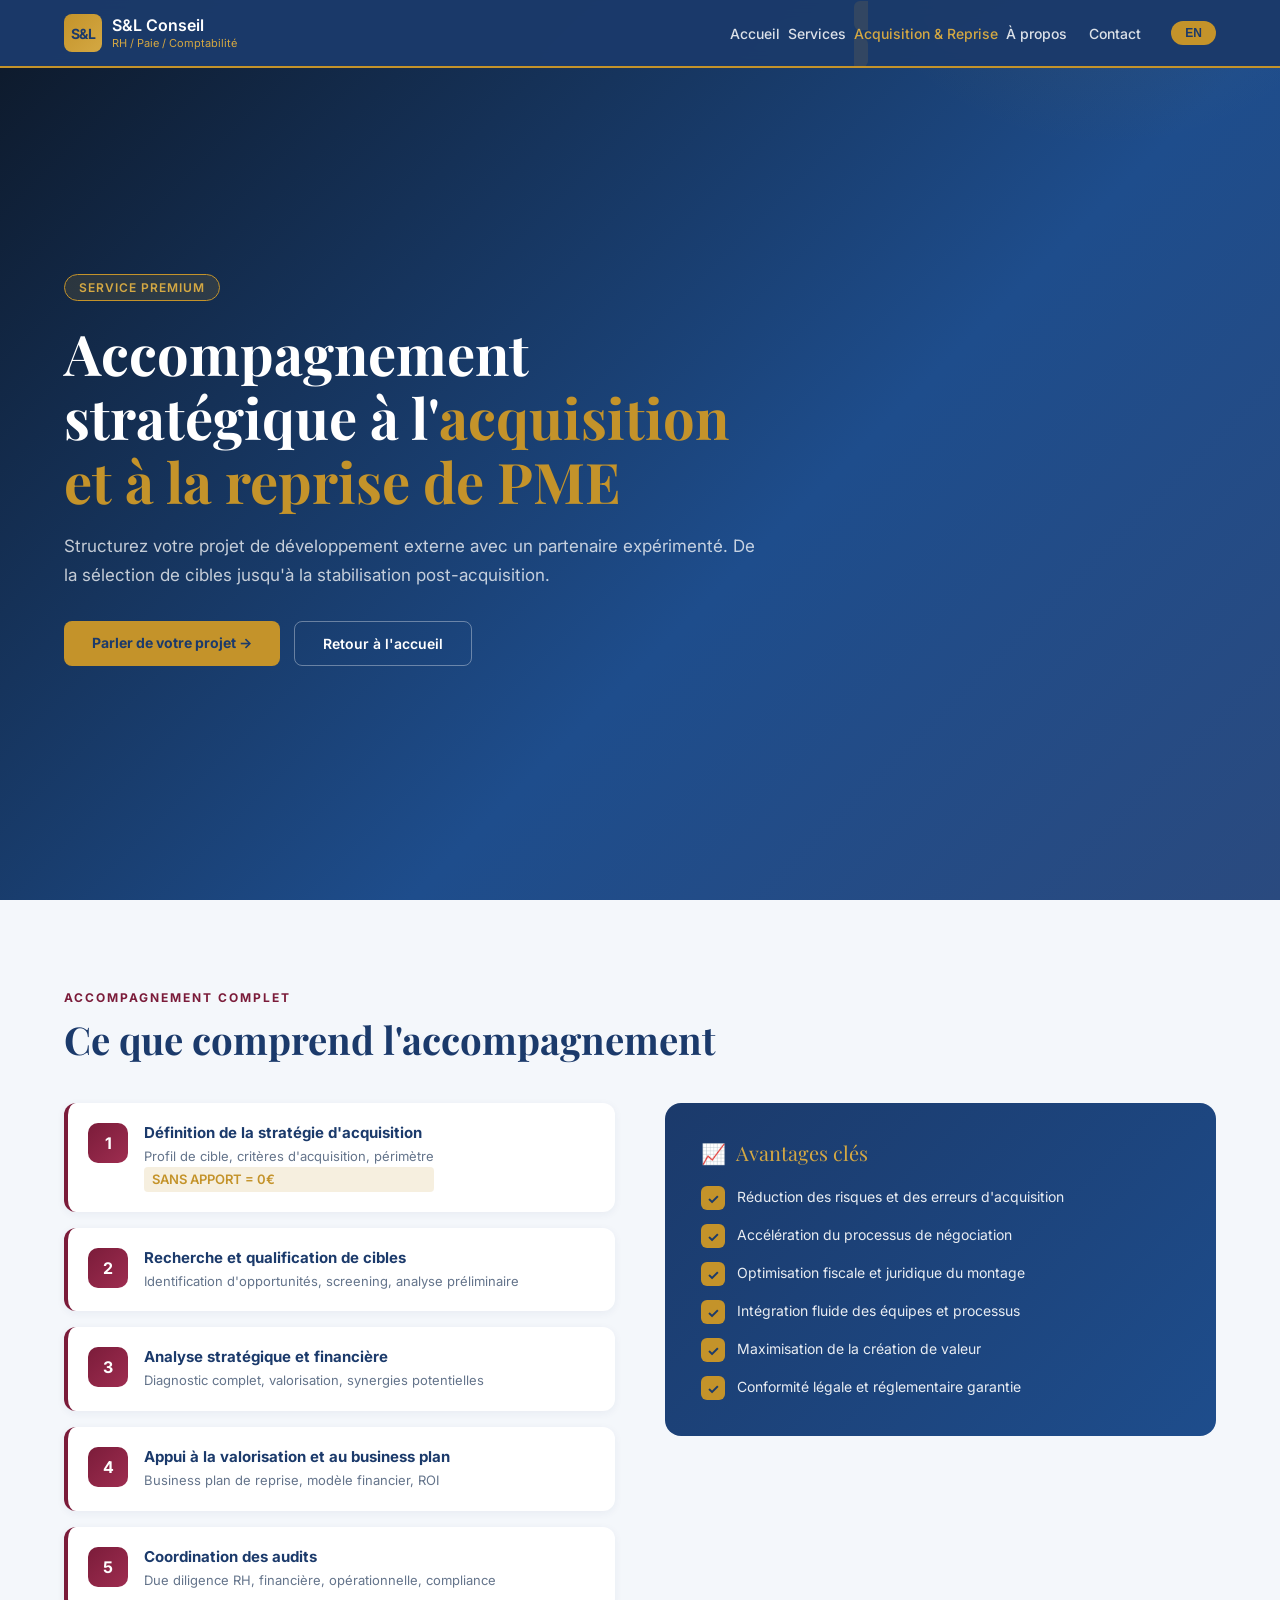
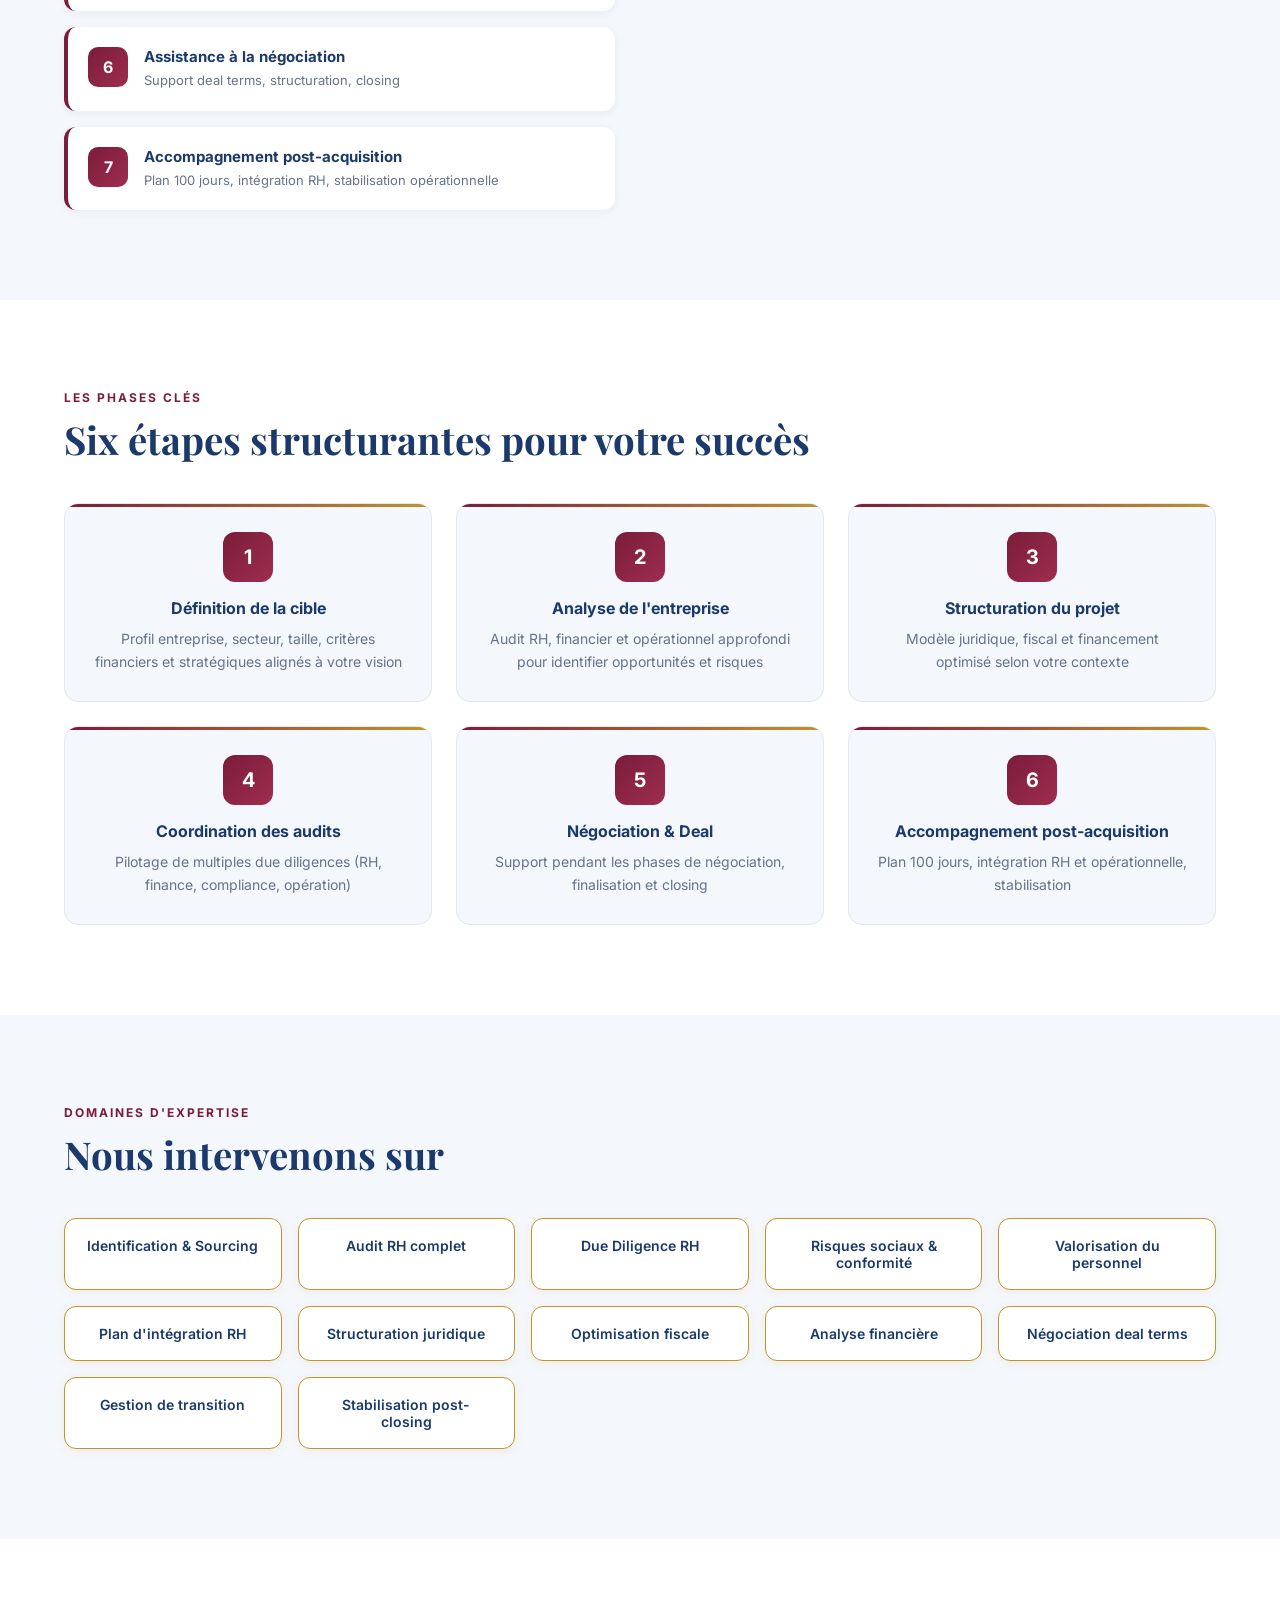
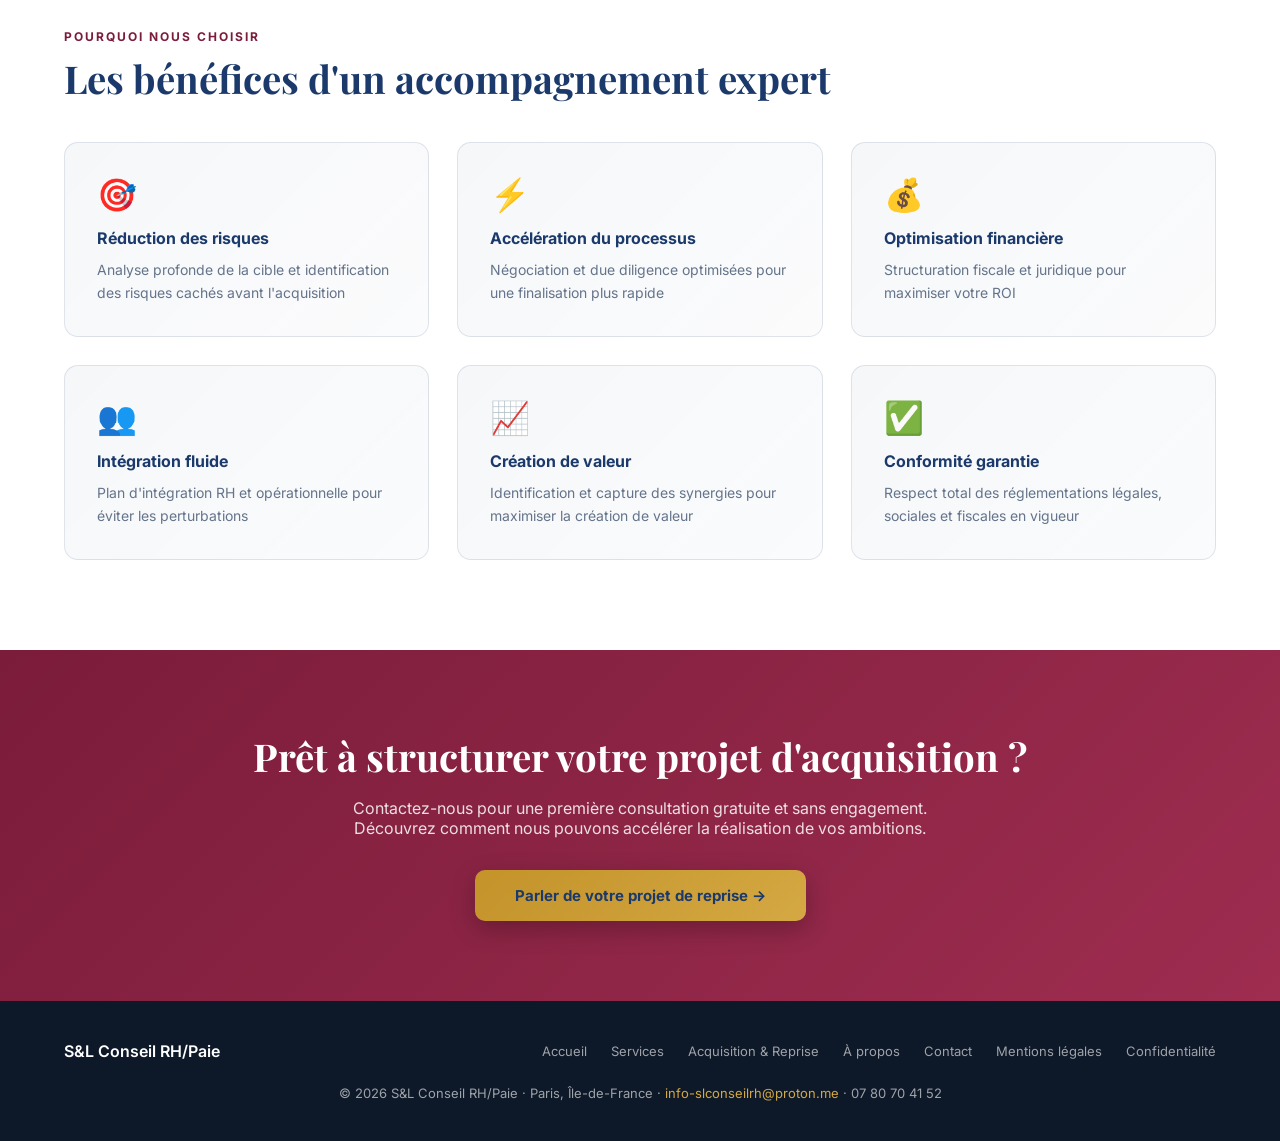
<file: acquisition-reprise-pme.html>
<!DOCTYPE html>
<html lang="fr">
<head>
  <meta charset="UTF-8" />
  <meta name="viewport" content="width=device-width, initial-scale=1.0" />
  <title>Acquisition &amp; Reprise de PME / Small Cap – S&L Conseil RH/Paie</title>
  <meta name="description" content="Accompagnement stratégique à l'acquisition et à la reprise de PME / Small Cap. Nous guidons dirigeants, repreneurs et investisseurs à travers toutes les phases du projet." />
  <meta name="keywords" content="acquisition PME, reprise d'entreprise, Small Cap, accompagnement stratégique, due diligence" />
  <meta name="author" content="Armand Stéphane MOMASSO BOULI" />
  <meta name="robots" content="index, follow" />
  <link rel="canonical" href="https://sl-conseil-rh-paie.vercel.app/acquisition-reprise-pme.html" />
  <meta property="og:title" content="Acquisition &amp; Reprise de PME / Small Cap – S&L Conseil" />
  <meta property="og:description" content="Accompagnement stratégique et opérationnel pour l'acquisition et la reprise de PME et Small Cap." />
  <meta property="og:type" content="website" />
  <meta property="og:url" content="https://sl-conseil-rh-paie.vercel.app/acquisition-reprise-pme.html" />
  <meta property="og:image" content="https://sl-conseil-rh-paie.vercel.app/armand.jpg" />
  <meta property="og:locale" content="fr_FR" />
  <link rel="icon" type="image/svg+xml" href="[data-uri]" />
  <link rel="preconnect" href="https://fonts.googleapis.com" />
  <link rel="preconnect" href="https://fonts.gstatic.com" crossorigin />
  <link href="https://fonts.googleapis.com/css2?family=Inter:wght@300;400;500;600;700&family=Playfair+Display:wght@700&display=swap" rel="stylesheet" />
  <link rel="stylesheet" href="style.css" />
  <style>
    /* ── PAGE-SPECIFIC: ACQUISITION ── */

    /* Hero full-height */
    .acq-hero {
      min-height: 100vh;
      background: linear-gradient(135deg, var(--dark) 0%, var(--navy2) 60%, #2a4a7f 100%);
      display: flex; align-items: center; padding: 100px 5% 60px;
      position: relative; overflow: hidden;
    }
    .acq-hero::before {
      content: ''; position: absolute; top: -50%; right: -10%;
      width: 600px; height: 600px;
      background: radial-gradient(circle, rgba(196,147,42,0.12) 0%, transparent 70%);
      border-radius: 50%;
    }
    .acq-hero-content { max-width: 700px; position: relative; z-index: 1; }
    .hero-badge {
      display: inline-block; background: rgba(196,147,42,0.15); border: 1px solid var(--gold);
      color: var(--gold2); padding: 5px 14px; border-radius: 20px; font-size: 12px;
      font-weight: 600; letter-spacing: 1px; text-transform: uppercase; margin-bottom: 20px;
    }
    .acq-hero h1 {
      font-family: 'Playfair Display', serif; font-size: clamp(40px,5vw,56px);
      color: var(--white); line-height: 1.15; margin-bottom: 18px;
    }
    .acq-hero h1 em { color: var(--gold); font-style: normal; }
    .hero-sub { color: rgba(255,255,255,0.75); font-size: 17px; line-height: 1.7; margin-bottom: 32px; }
    .hero-cta { display: flex; gap: 14px; flex-wrap: wrap; }
    .btn-primary {
      background: var(--gold); color: var(--navy); padding: 13px 28px;
      border-radius: 8px; font-weight: 700; font-size: 14px; text-decoration: none;
      transition: all 0.2s; display: inline-block;
    }
    .btn-primary:hover {
      background: var(--gold2); transform: translateY(-2px);
      box-shadow: 0 8px 24px rgba(196,147,42,0.35);
    }
    .btn-outline {
      background: transparent; color: var(--white); padding: 13px 28px;
      border-radius: 8px; font-weight: 600; font-size: 14px; text-decoration: none;
      border: 1.5px solid rgba(255,255,255,0.35); transition: all 0.2s; display: inline-block;
    }
    .btn-outline:hover { border-color: var(--gold2); color: var(--gold2); }

    /* ── INCLUDED ── */
    .included-section { padding: 90px 5%; background: var(--light); }
    .included-grid { display: grid; grid-template-columns: 1fr 1fr; gap: 50px; align-items: start; margin-top: 40px; }
    .included-content { display: flex; flex-direction: column; gap: 16px; }
    .included-item {
      background: var(--white); border-radius: 12px; padding: 20px;
      border-left: 4px solid var(--burg); display: flex; gap: 16px; align-items: flex-start;
      box-shadow: 0 2px 8px rgba(27,58,107,0.06); transition: all 0.3s;
    }
    .included-item:hover { transform: translateX(8px); box-shadow: 0 8px 20px rgba(27,58,107,0.12); }
    .included-number {
      width: 40px; height: 40px; flex-shrink: 0;
      background: linear-gradient(135deg, var(--burg), var(--burg2));
      color: var(--white); border-radius: 10px;
      display: flex; align-items: center; justify-content: center;
      font-weight: 700; font-size: 16px;
    }
    .included-text h4 { font-size: 15px; font-weight: 700; color: var(--navy); margin-bottom: 4px; }
    .included-text p  { font-size: 13px; color: var(--gray); line-height: 1.6; }
    .included-highlight {
      display: inline-block; background: rgba(196,147,42,0.15);
      color: var(--gold); padding: 2px 8px; border-radius: 4px; font-weight: 600;
    }
    .included-box {
      background: linear-gradient(135deg, var(--navy) 0%, var(--navy2) 100%);
      border-radius: 16px; padding: 36px; color: var(--white); height: fit-content;
    }
    .box-title {
      font-family: 'Playfair Display', serif; font-size: 20px; color: var(--gold2);
      margin-bottom: 20px; display: flex; align-items: center; gap: 10px;
    }
    .box-list { display: flex; flex-direction: column; gap: 14px; }
    .box-item { display: flex; gap: 12px; align-items: flex-start; }
    .box-check {
      width: 24px; height: 24px; background: var(--gold); border-radius: 6px;
      display: flex; align-items: center; justify-content: center;
      color: var(--navy); font-weight: 700; font-size: 14px; flex-shrink: 0;
    }
    .box-text { font-size: 14px; color: rgba(255,255,255,0.9); line-height: 1.6; }

    /* ── PROCESS ── */
    .process-section { padding: 90px 5%; background: var(--white); }
    .process-grid { display: grid; grid-template-columns: repeat(auto-fit,minmax(280px,1fr)); gap: 24px; margin-top: 40px; }
    .process-card {
      background: var(--light); border-radius: 14px; padding: 28px;
      border: 1px solid #e2e8f0; text-align: center; transition: all 0.3s;
      position: relative; overflow: hidden;
    }
    .process-card::before {
      content: ''; position: absolute; top: 0; left: 0; right: 0; height: 3px;
      background: linear-gradient(90deg, var(--burg), var(--gold));
    }
    .process-card:hover { transform: translateY(-8px); box-shadow: 0 16px 40px rgba(27,58,107,0.12); }
    .process-number {
      width: 50px; height: 50px;
      background: linear-gradient(135deg, var(--burg), var(--burg2));
      color: var(--white); border-radius: 12px;
      display: flex; align-items: center; justify-content: center;
      font-weight: 700; font-size: 20px; margin: 0 auto 16px;
    }
    .process-name { font-weight: 700; color: var(--navy); font-size: 16px; margin-bottom: 10px; }
    .process-desc { font-size: 14px; color: var(--gray); line-height: 1.6; }

    /* ── INTERVENTIONS ── */
    .interventions-section { padding: 90px 5%; background: var(--light); }
    .interventions-tags {
      display: grid; grid-template-columns: repeat(auto-fit,minmax(200px,1fr));
      gap: 16px; margin-top: 40px;
    }
    .intervention-tag {
      background: var(--white); border: 1.5px solid var(--gold); color: var(--navy);
      padding: 18px 20px; border-radius: 12px; font-weight: 600; font-size: 14px;
      text-align: center; transition: all 0.3s; box-shadow: 0 2px 8px rgba(196,147,42,0.1);
    }
    .intervention-tag:hover {
      background: linear-gradient(135deg, rgba(123,28,58,0.07), rgba(158,45,80,0.04));
      border-color: var(--burg); transform: translateY(-4px);
      box-shadow: 0 8px 20px rgba(123,28,58,0.15);
    }

    /* ── BENEFITS ── */
    .benefits-section { padding: 90px 5%; background: var(--white); }
    .benefits-grid { display: grid; grid-template-columns: repeat(auto-fit,minmax(300px,1fr)); gap: 28px; margin-top: 40px; }
    .benefit-card {
      background: linear-gradient(135deg, rgba(27,58,107,0.04), rgba(27,58,107,0.02));
      border-radius: 14px; padding: 32px;
      border: 1px solid rgba(27,58,107,0.12); transition: all 0.3s;
    }
    .benefit-card:hover {
      transform: translateY(-6px); box-shadow: 0 12px 32px rgba(27,58,107,0.12);
      border-color: var(--burg);
    }
    .benefit-icon { font-size: 32px; margin-bottom: 14px; }
    .benefit-title { font-size: 16px; font-weight: 700; color: var(--navy); margin-bottom: 10px; }
    .benefit-desc  { font-size: 14px; color: var(--gray); line-height: 1.65; }

    /* ── CTA BAND ── */
    .acq-cta {
      background: linear-gradient(135deg, var(--burg) 0%, var(--burg2) 100%);
      text-align: center; padding: 80px 5%;
    }
    .acq-cta h2 {
      font-family: 'Playfair Display', serif; font-size: clamp(28px,3vw,40px);
      color: var(--white); margin-bottom: 16px;
    }
    .acq-cta p {
      color: rgba(255,255,255,0.85); font-size: 16px; margin-bottom: 32px;
      max-width: 600px; margin-left: auto; margin-right: auto;
    }
    .btn-acquisition {
      background: linear-gradient(135deg, var(--gold), var(--gold2));
      color: var(--navy); padding: 16px 40px; border-radius: 10px;
      font-weight: 700; font-size: 15px; text-decoration: none;
      transition: all 0.3s; box-shadow: 0 8px 24px rgba(0,0,0,0.25);
      display: inline-block;
    }
    .btn-acquisition:hover {
      transform: translateY(-3px); box-shadow: 0 12px 32px rgba(0,0,0,0.35);
    }

    @media (max-width: 768px) {
      .included-grid { grid-template-columns: 1fr; }
      .process-grid  { grid-template-columns: 1fr; }
      .benefits-grid { grid-template-columns: 1fr; }
      .interventions-tags { grid-template-columns: 1fr; }
    }
  </style>
</head>
<body class="fr">

<nav>
  <a href="index.html" class="logo">
    <div class="logo-icon">S&amp;L</div>
    <div>
      <div class="logo-text">S&amp;L Conseil</div>
      <div class="logo-sub">RH / Paie / Comptabilité</div>
    </div>
  </a>
  <button class="hamburger" id="hamburger" aria-label="Menu" aria-expanded="false">
    <span></span><span></span><span></span>
  </button>
  <ul id="nav-menu">
    <li><a href="index.html"><span data-fr>Accueil</span><span data-en>Home</span></a></li>
    <li><a href="services.html"><span data-fr>Services</span><span data-en>Services</span></a></li>
    <li><a href="acquisition-reprise-pme.html" class="active"><span data-fr>Acquisition &amp; Reprise</span><span data-en>M&amp;A Services</span></a></li>
    <li><a href="a-propos.html"><span data-fr>À propos</span><span data-en>About</span></a></li>
    <li><a href="contact.html">Contact</a></li>
    <li><button class="lang-btn" id="langBtn" onclick="toggleLang()">EN</button></li>
  </ul>
</nav>

<!-- HERO -->
<section class="acq-hero">
  <div class="acq-hero-content">
    <div class="hero-badge">
      <span data-fr>SERVICE PREMIUM</span>
      <span data-en>PREMIUM SERVICE</span>
    </div>
    <h1>
      <span data-fr>Accompagnement stratégique à l'<em>acquisition et à la reprise de PME</em></span>
      <span data-en>Strategic support for <em>SME and Small Cap acquisition</em></span>
    </h1>
    <p class="hero-sub">
      <span data-fr>Structurez votre projet de développement externe avec un partenaire expérimenté. De la sélection de cibles jusqu'à la stabilisation post-acquisition.</span>
      <span data-en>Structure your external growth project with an experienced partner. From target selection through post-acquisition stabilization.</span>
    </p>
    <div class="hero-cta">
      <a href="contact.html" class="btn-primary">
        <span data-fr>Parler de votre projet →</span>
        <span data-en>Discuss your project →</span>
      </a>
      <a href="index.html" class="btn-outline">
        <span data-fr>Retour à l'accueil</span>
        <span data-en>Back to home</span>
      </a>
    </div>
  </div>
</section>

<!-- WHAT'S INCLUDED -->
<section class="included-section">
  <div class="section-inner">
    <div class="section-label">
      <span data-fr>ACCOMPAGNEMENT COMPLET</span>
      <span data-en>COMPREHENSIVE SUPPORT</span>
    </div>
    <h2 class="section-title">
      <span data-fr>Ce que comprend l'accompagnement</span>
      <span data-en>What's included in our support</span>
    </h2>
    <div class="included-grid">
      <div class="included-content">
        <div class="included-item">
          <div class="included-number">1</div>
          <div class="included-text">
            <h4><span data-fr>Définition de la stratégie d'acquisition</span><span data-en>Acquisition Strategy Definition</span></h4>
            <p><span data-fr>Profil de cible, critères d'acquisition, périmètre</span><span data-en>Target profile, acquisition criteria, scope</span> <span class="included-highlight" data-fr>SANS APPORT = 0€</span><span class="included-highlight" data-en>NO CONTRIBUTION = €0</span></p>
          </div>
        </div>
        <div class="included-item">
          <div class="included-number">2</div>
          <div class="included-text">
            <h4><span data-fr>Recherche et qualification de cibles</span><span data-en>Target Search &amp; Qualification</span></h4>
            <p><span data-fr>Identification d'opportunités, screening, analyse préliminaire</span><span data-en>Opportunity identification, screening, preliminary analysis</span></p>
          </div>
        </div>
        <div class="included-item">
          <div class="included-number">3</div>
          <div class="included-text">
            <h4><span data-fr>Analyse stratégique et financière</span><span data-en>Strategic &amp; Financial Analysis</span></h4>
            <p><span data-fr>Diagnostic complet, valorisation, synergies potentielles</span><span data-en>Full diagnostic, valuation, potential synergies</span></p>
          </div>
        </div>
        <div class="included-item">
          <div class="included-number">4</div>
          <div class="included-text">
            <h4><span data-fr>Appui à la valorisation et au business plan</span><span data-en>Valuation &amp; Business Plan Support</span></h4>
            <p><span data-fr>Business plan de reprise, modèle financier, ROI</span><span data-en>Acquisition business plan, financial model, ROI</span></p>
          </div>
        </div>
        <div class="included-item">
          <div class="included-number">5</div>
          <div class="included-text">
            <h4><span data-fr>Coordination des audits</span><span data-en>Audit Coordination</span></h4>
            <p><span data-fr>Due diligence RH, financière, opérationnelle, compliance</span><span data-en>HR, financial, operational due diligence, compliance</span></p>
          </div>
        </div>
        <div class="included-item">
          <div class="included-number">6</div>
          <div class="included-text">
            <h4><span data-fr>Assistance à la négociation</span><span data-en>Negotiation Assistance</span></h4>
            <p><span data-fr>Support deal terms, structuration, closing</span><span data-en>Support deal terms, structuring, closing</span></p>
          </div>
        </div>
        <div class="included-item">
          <div class="included-number">7</div>
          <div class="included-text">
            <h4><span data-fr>Accompagnement post-acquisition</span><span data-en>Post-Acquisition Support</span></h4>
            <p><span data-fr>Plan 100 jours, intégration RH, stabilisation opérationnelle</span><span data-en>100-day plan, HR integration, operational stabilization</span></p>
          </div>
        </div>
      </div>

      <div class="included-box">
        <div class="box-title"><span aria-hidden="true">📈</span> <span data-fr>Avantages clés</span><span data-en>Key benefits</span></div>
        <div class="box-list">
          <div class="box-item"><div class="box-check">✓</div><div class="box-text"><span data-fr>Réduction des risques et des erreurs d'acquisition</span><span data-en>Reduced acquisition risks and errors</span></div></div>
          <div class="box-item"><div class="box-check">✓</div><div class="box-text"><span data-fr>Accélération du processus de négociation</span><span data-en>Accelerated negotiation process</span></div></div>
          <div class="box-item"><div class="box-check">✓</div><div class="box-text"><span data-fr>Optimisation fiscale et juridique du montage</span><span data-en>Optimized tax and legal structure</span></div></div>
          <div class="box-item"><div class="box-check">✓</div><div class="box-text"><span data-fr>Intégration fluide des équipes et processus</span><span data-en>Smooth team and process integration</span></div></div>
          <div class="box-item"><div class="box-check">✓</div><div class="box-text"><span data-fr>Maximisation de la création de valeur</span><span data-en>Maximized value creation</span></div></div>
          <div class="box-item"><div class="box-check">✓</div><div class="box-text"><span data-fr>Conformité légale et réglementaire garantie</span><span data-en>Guaranteed legal compliance</span></div></div>
        </div>
      </div>
    </div>
  </div>
</section>

<!-- PROCESS PHASES -->
<section class="process-section">
  <div class="section-inner">
    <div class="section-label">
      <span data-fr>LES PHASES CLÉS</span>
      <span data-en>KEY PHASES</span>
    </div>
    <h2 class="section-title">
      <span data-fr>Six étapes structurantes pour votre succès</span>
      <span data-en>Six structured steps for your success</span>
    </h2>
    <div class="process-grid">
      <div class="process-card">
        <div class="process-number">1</div>
        <div class="process-name"><span data-fr>Définition de la cible</span><span data-en>Target Definition</span></div>
        <div class="process-desc"><span data-fr>Profil entreprise, secteur, taille, critères financiers et stratégiques alignés à votre vision</span><span data-en>Company profile, sector, size, financial and strategic criteria aligned with your vision</span></div>
      </div>
      <div class="process-card">
        <div class="process-number">2</div>
        <div class="process-name"><span data-fr>Analyse de l'entreprise</span><span data-en>Company Analysis</span></div>
        <div class="process-desc"><span data-fr>Audit RH, financier et opérationnel approfondi pour identifier opportunités et risques</span><span data-en>In-depth HR, financial and operational audit to identify opportunities and risks</span></div>
      </div>
      <div class="process-card">
        <div class="process-number">3</div>
        <div class="process-name"><span data-fr>Structuration du projet</span><span data-en>Project Structuring</span></div>
        <div class="process-desc"><span data-fr>Modèle juridique, fiscal et financement optimisé selon votre contexte</span><span data-en>Optimized legal, tax and financing model tailored to your context</span></div>
      </div>
      <div class="process-card">
        <div class="process-number">4</div>
        <div class="process-name"><span data-fr>Coordination des audits</span><span data-en>Audit Coordination</span></div>
        <div class="process-desc"><span data-fr>Pilotage de multiples due diligences (RH, finance, compliance, opération)</span><span data-en>Management of multiple due diligences (HR, finance, compliance, operations)</span></div>
      </div>
      <div class="process-card">
        <div class="process-number">5</div>
        <div class="process-name"><span data-fr>Négociation &amp; Deal</span><span data-en>Negotiation &amp; Deal</span></div>
        <div class="process-desc"><span data-fr>Support pendant les phases de négociation, finalisation et closing</span><span data-en>Support during negotiation, finalization and closing phases</span></div>
      </div>
      <div class="process-card">
        <div class="process-number">6</div>
        <div class="process-name"><span data-fr>Accompagnement post-acquisition</span><span data-en>Post-Acquisition Support</span></div>
        <div class="process-desc"><span data-fr>Plan 100 jours, intégration RH et opérationnelle, stabilisation</span><span data-en>100-day plan, HR and operational integration, stabilization</span></div>
      </div>
    </div>
  </div>
</section>

<!-- INTERVENTIONS -->
<section class="interventions-section">
  <div class="section-inner">
    <div class="section-label">
      <span data-fr>DOMAINES D'EXPERTISE</span>
      <span data-en>AREAS OF EXPERTISE</span>
    </div>
    <h2 class="section-title">
      <span data-fr>Nous intervenons sur</span>
      <span data-en>We intervene on</span>
    </h2>
    <div class="interventions-tags">
      <div class="intervention-tag"><span data-fr>Identification &amp; Sourcing</span><span data-en>Identification &amp; Sourcing</span></div>
      <div class="intervention-tag"><span data-fr>Audit RH complet</span><span data-en>Complete HR audit</span></div>
      <div class="intervention-tag"><span data-fr>Due Diligence RH</span><span data-en>HR Due Diligence</span></div>
      <div class="intervention-tag"><span data-fr>Risques sociaux &amp; conformité</span><span data-en>Social risks &amp; compliance</span></div>
      <div class="intervention-tag"><span data-fr>Valorisation du personnel</span><span data-en>Personnel valuation</span></div>
      <div class="intervention-tag"><span data-fr>Plan d'intégration RH</span><span data-en>HR integration plan</span></div>
      <div class="intervention-tag"><span data-fr>Structuration juridique</span><span data-en>Legal structuring</span></div>
      <div class="intervention-tag"><span data-fr>Optimisation fiscale</span><span data-en>Tax optimization</span></div>
      <div class="intervention-tag"><span data-fr>Analyse financière</span><span data-en>Financial analysis</span></div>
      <div class="intervention-tag"><span data-fr>Négociation deal terms</span><span data-en>Deal terms negotiation</span></div>
      <div class="intervention-tag"><span data-fr>Gestion de transition</span><span data-en>Transition management</span></div>
      <div class="intervention-tag"><span data-fr>Stabilisation post-closing</span><span data-en>Post-closing stabilization</span></div>
    </div>
  </div>
</section>

<!-- BENEFITS -->
<section class="benefits-section">
  <div class="section-inner">
    <div class="section-label">
      <span data-fr>POURQUOI NOUS CHOISIR</span>
      <span data-en>WHY CHOOSE US</span>
    </div>
    <h2 class="section-title">
      <span data-fr>Les bénéfices d'un accompagnement expert</span>
      <span data-en>Benefits of expert support</span>
    </h2>
    <div class="benefits-grid">
      <div class="benefit-card">
        <div class="benefit-icon" aria-hidden="true">🎯</div>
        <div class="benefit-title"><span data-fr>Réduction des risques</span><span data-en>Risk Reduction</span></div>
        <div class="benefit-desc"><span data-fr>Analyse profonde de la cible et identification des risques cachés avant l'acquisition</span><span data-en>In-depth target analysis and identification of hidden risks before acquisition</span></div>
      </div>
      <div class="benefit-card">
        <div class="benefit-icon" aria-hidden="true">⚡</div>
        <div class="benefit-title"><span data-fr>Accélération du processus</span><span data-en>Accelerated Process</span></div>
        <div class="benefit-desc"><span data-fr>Négociation et due diligence optimisées pour une finalisation plus rapide</span><span data-en>Optimized negotiation and due diligence for faster closing</span></div>
      </div>
      <div class="benefit-card">
        <div class="benefit-icon" aria-hidden="true">💰</div>
        <div class="benefit-title"><span data-fr>Optimisation financière</span><span data-en>Financial Optimization</span></div>
        <div class="benefit-desc"><span data-fr>Structuration fiscale et juridique pour maximiser votre ROI</span><span data-en>Tax and legal structuring to maximize your ROI</span></div>
      </div>
      <div class="benefit-card">
        <div class="benefit-icon" aria-hidden="true">👥</div>
        <div class="benefit-title"><span data-fr>Intégration fluide</span><span data-en>Smooth Integration</span></div>
        <div class="benefit-desc"><span data-fr>Plan d'intégration RH et opérationnelle pour éviter les perturbations</span><span data-en>HR and operational integration plan to avoid disruptions</span></div>
      </div>
      <div class="benefit-card">
        <div class="benefit-icon" aria-hidden="true">📈</div>
        <div class="benefit-title"><span data-fr>Création de valeur</span><span data-en>Value Creation</span></div>
        <div class="benefit-desc"><span data-fr>Identification et capture des synergies pour maximiser la création de valeur</span><span data-en>Identification and capture of synergies to maximize value creation</span></div>
      </div>
      <div class="benefit-card">
        <div class="benefit-icon" aria-hidden="true">✅</div>
        <div class="benefit-title"><span data-fr>Conformité garantie</span><span data-en>Guaranteed Compliance</span></div>
        <div class="benefit-desc"><span data-fr>Respect total des réglementations légales, sociales et fiscales en vigueur</span><span data-en>Full compliance with applicable legal, social and tax regulations</span></div>
      </div>
    </div>
  </div>
</section>

<!-- CTA -->
<section class="acq-cta" id="contact">
  <h2>
    <span data-fr>Prêt à structurer votre projet d'acquisition ?</span>
    <span data-en>Ready to structure your acquisition project?</span>
  </h2>
  <p>
    <span data-fr>Contactez-nous pour une première consultation gratuite et sans engagement. Découvrez comment nous pouvons accélérer la réalisation de vos ambitions.</span>
    <span data-en>Contact us for a free, no-commitment consultation. Discover how we can accelerate your acquisition ambitions.</span>
  </p>
  <a href="contact.html" class="btn-acquisition">
    <span data-fr>Parler de votre projet de reprise →</span>
    <span data-en>Discuss your takeover project →</span>
  </a>
</section>

<footer>
  <div class="section-inner" style="max-width:1200px; margin:0 auto;">
    <div class="footer-top">
      <div style="color:var(--white); font-weight:600; font-size:16px;">S&amp;L Conseil RH/Paie</div>
      <div class="footer-links">
        <a href="index.html"><span data-fr>Accueil</span><span data-en>Home</span></a>
        <a href="services.html"><span data-fr>Services</span><span data-en>Services</span></a>
        <a href="acquisition-reprise-pme.html"><span data-fr>Acquisition &amp; Reprise</span><span data-en>M&amp;A Services</span></a>
        <a href="a-propos.html"><span data-fr>À propos</span><span data-en>About</span></a>
        <a href="contact.html">Contact</a>
        <a href="mentions-legales.html"><span data-fr>Mentions légales</span><span data-en>Legal</span></a>
        <a href="politique-confidentialite.html"><span data-fr>Confidentialité</span><span data-en>Privacy</span></a>
      </div>
    </div>
    <div>© 2026 S&amp;L Conseil RH/Paie · Paris, Île-de-France · <a href="mailto:info-slconseilrh@proton.me">info-slconseilrh@proton.me</a> · 07 80 70 41 52</div>
  </div>
</footer>

<script src="script.js"></script>
</body>
</html>
</file>
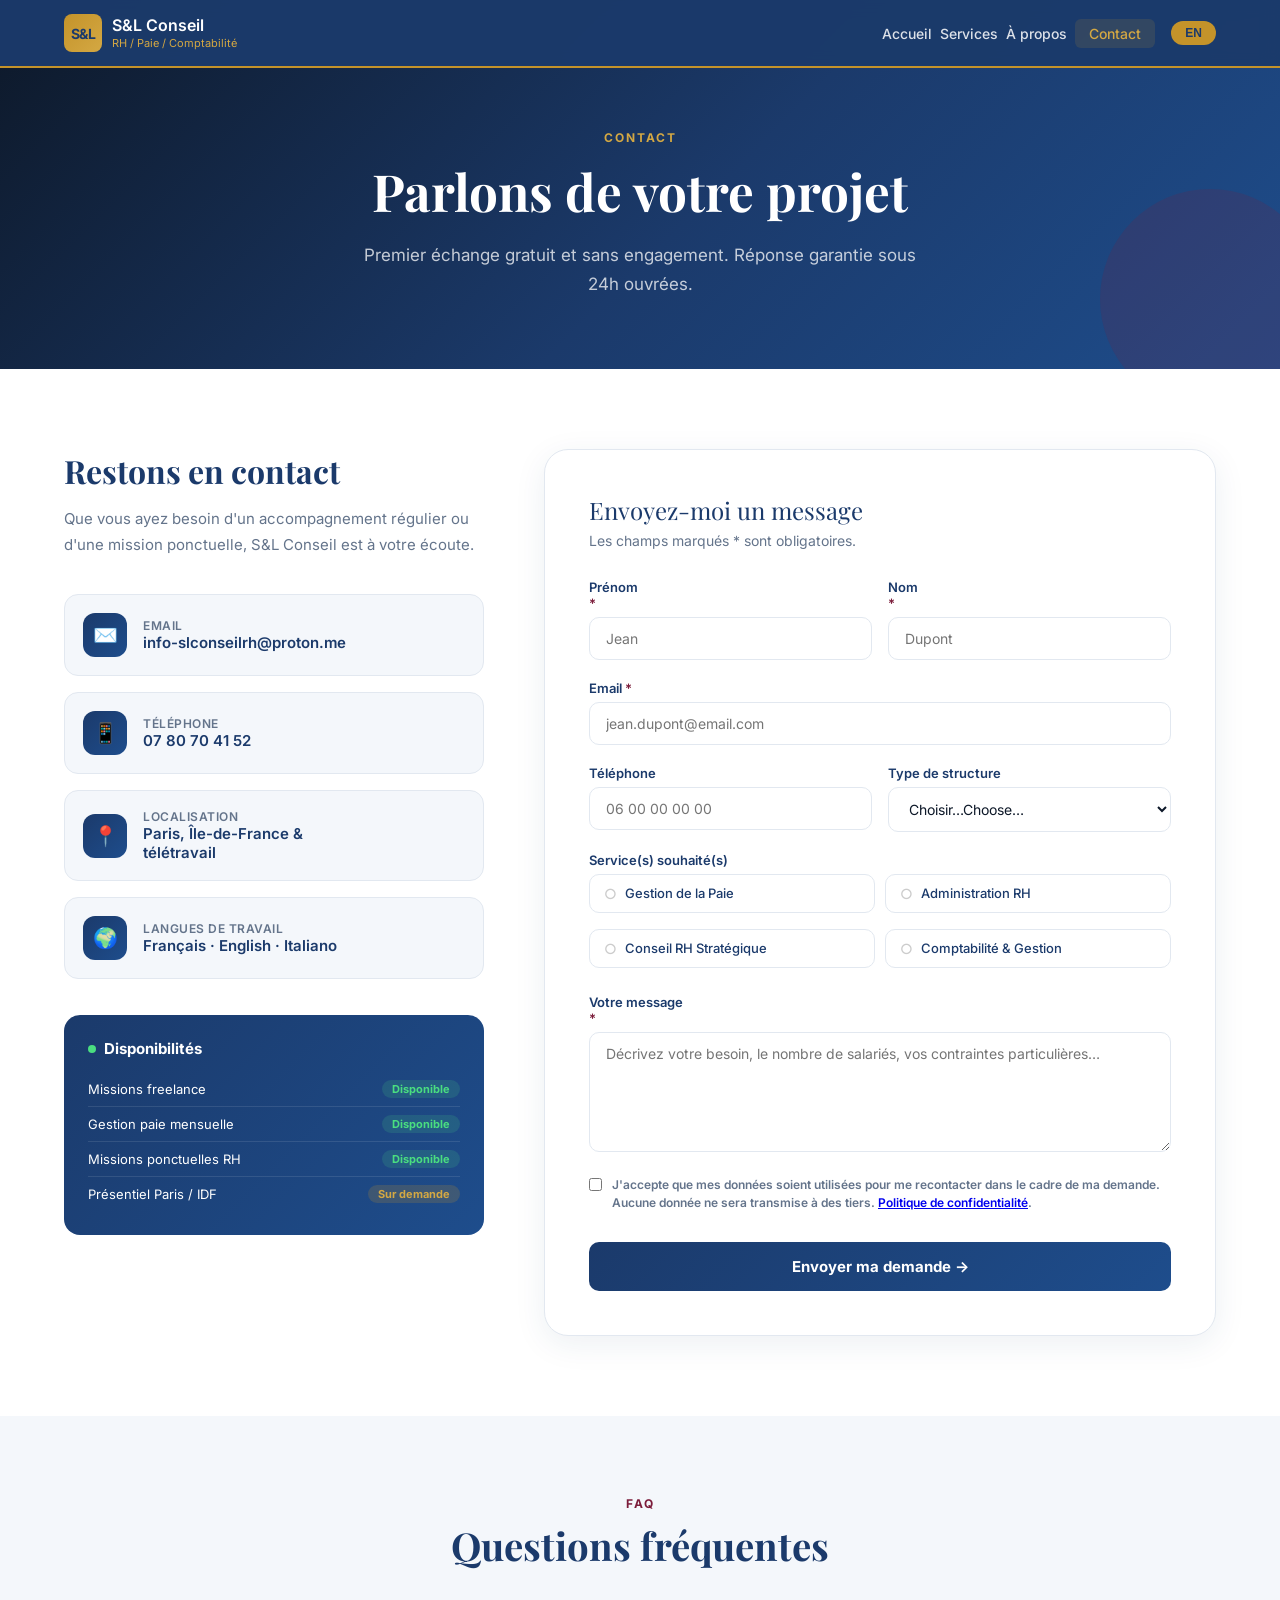
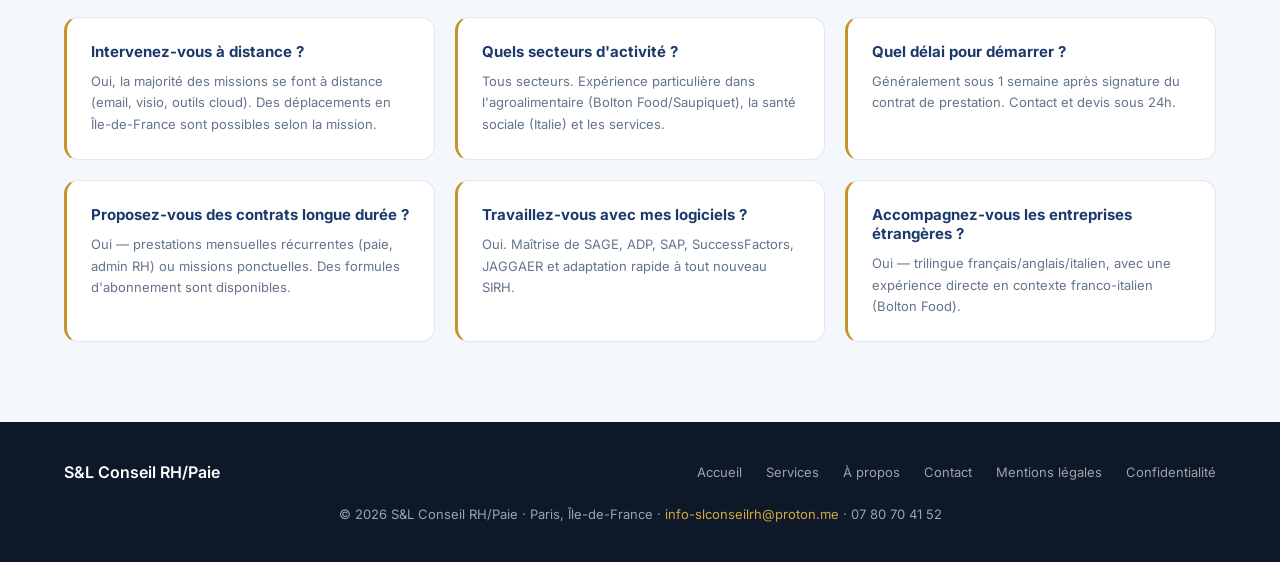
<file: contact.html>
<!DOCTYPE html>
<html lang="fr">
<head>
  <meta charset="UTF-8" />
  <meta name="viewport" content="width=device-width, initial-scale=1.0" />
  <title>Contact – S&L Conseil RH/Paie | Consultant RH Freelance Île-de-France</title>
  <meta name="description" content="Contactez S&L Conseil RH/Paie pour toute mission RH, paie ou comptabilité. Réponse sous 24h. Disponible pour indépendants et PME en Île-de-France et à distance." />
  <meta name="keywords" content="contact consultant RH freelance, devis paie, mission RH ponctuelle, Île-de-France" />
  <meta name="author" content="Armand Stéphane MOMASSO BOULI" />
  <meta name="google-site-verification" content="6OkVMW998DL7Skp7Ol39t3DmgtOdneUFL4Z6uISbE0w" />
  <meta name="robots" content="index, follow" />
  <link rel="canonical" href="https://sl-conseil-rh-paie.vercel.app/contact.html" />
  <meta property="og:title" content="Contact – S&L Conseil RH/Paie" />
  <meta property="og:description" content="Contactez votre consultant freelance RH, Paie et Comptabilité. Disponible pour indépendants et PME, réponse sous 24h." />
  <meta property="og:type" content="website" />
  <meta property="og:url" content="https://sl-conseil-rh-paie.vercel.app/contact.html" />
  <meta property="og:image" content="https://sl-conseil-rh-paie.vercel.app/armand.jpg" />
  <meta property="og:locale" content="fr_FR" />
  <link rel="icon" type="image/svg+xml" href="[data-uri]" />
  <link rel="preconnect" href="https://fonts.googleapis.com" />
  <link rel="preconnect" href="https://fonts.gstatic.com" crossorigin />
  <link href="https://fonts.googleapis.com/css2?family=Inter:wght@300;400;500;600;700&family=Playfair+Display:wght@700&display=swap" rel="stylesheet" />
  <link rel="stylesheet" href="style.css" />
  <style>
    /* ── CONTACT ── */
    .contact-section { padding: 80px 5%; }
    .contact-grid { display: grid; grid-template-columns: 1fr 1.6fr; gap: 60px; align-items: start; }

    .info-title { font-family: 'Playfair Display', serif; font-size: clamp(24px,2.5vw,34px); color: var(--navy); margin-bottom: 14px; }
    .info-desc  { color: var(--gray); font-size: 15px; line-height: 1.75; margin-bottom: 36px; }

    .contact-cards { display: flex; flex-direction: column; gap: 16px; margin-bottom: 36px; }
    .cc {
      display: flex; align-items: center; gap: 16px;
      background: var(--light); border-radius: 14px; padding: 18px;
      border: 1px solid #e2e8f0; transition: all 0.2s;
    }
    .cc:hover { border-color: var(--gold); box-shadow: 0 4px 16px rgba(196,147,42,0.12); }
    .cc-icon {
      width: 44px; height: 44px; flex-shrink: 0;
      background: linear-gradient(135deg, var(--navy), var(--navy2));
      border-radius: 12px; display: flex; align-items: center; justify-content: center;
      font-size: 20px;
    }
    .cc-label { font-size: 12px; color: var(--gray); font-weight: 600; text-transform: uppercase; letter-spacing: 0.5px; }
    .cc-value { font-size: 15px; font-weight: 600; color: var(--navy); }
    .cc-value a { color: var(--navy); text-decoration: none; }
    .cc-value a:hover { color: var(--burg); }

    .availability {
      background: linear-gradient(135deg, var(--navy), var(--navy2));
      border-radius: 16px; padding: 24px; color: var(--white);
    }
    .av-title { font-size: 15px; font-weight: 700; margin-bottom: 14px; display: flex; align-items: center; gap: 8px; }
    .av-dot { width: 8px; height: 8px; background: #4ade80; border-radius: 50%; animation: pulse 2s infinite; }
    @keyframes pulse { 0%,100% { opacity:1; } 50% { opacity:0.4; } }
    .av-item { display: flex; justify-content: space-between; align-items: center; padding: 8px 0; border-bottom: 1px solid rgba(255,255,255,0.1); font-size: 13px; }
    .av-item:last-child { border: none; }
    .av-status         { background: rgba(74,222,128,0.15); color: #4ade80; padding: 2px 10px; border-radius: 10px; font-size: 11px; font-weight: 700; }
    .av-status.partial { background: rgba(196,147,42,0.2); color: var(--gold2); }

    /* ── FORMULAIRE ── */
    .form-card {
      background: var(--white); border-radius: 24px; padding: 44px;
      border: 1px solid #e2e8f0; box-shadow: 0 8px 32px rgba(27,58,107,0.08);
    }
    .form-title { font-family: 'Playfair Display', serif; font-size: 24px; color: var(--navy); margin-bottom: 6px; }
    .form-sub   { color: var(--gray); font-size: 14px; margin-bottom: 30px; }

    .form-row { display: grid; grid-template-columns: 1fr 1fr; gap: 16px; }
    .form-group { margin-bottom: 20px; }
    label { display: block; font-size: 13px; font-weight: 600; color: var(--navy); margin-bottom: 6px; }
    label .req { color: var(--burg); }
    input, select, textarea {
      width: 100%; padding: 12px 16px; border: 1.5px solid #e2e8f0;
      border-radius: 10px; font-size: 14px; font-family: 'Inter', sans-serif;
      color: var(--dark); background: var(--white); transition: border 0.2s; outline: none;
    }
    input:focus, select:focus, textarea:focus {
      border-color: var(--navy); box-shadow: 0 0 0 3px rgba(27,58,107,0.1);
    }
    textarea { resize: vertical; min-height: 120px; }
    select { cursor: pointer; }

    .form-services { display: grid; grid-template-columns: 1fr 1fr; gap: 10px; margin-bottom: 20px; }
    .service-check { position: absolute; opacity: 0; pointer-events: none; }
    .service-label {
      display: flex; align-items: center; gap: 8px; padding: 10px 14px;
      border: 1.5px solid #e2e8f0; border-radius: 10px; cursor: pointer;
      font-size: 13px; font-weight: 500; color: var(--navy); transition: all 0.2s;
    }
    .service-label::before { content: '○'; color: #ccc; font-size: 14px; transition: all 0.2s; }
    .service-check:checked + .service-label { border-color: var(--burg); background: rgba(123,28,58,0.06); }
    .service-check:checked + .service-label::before { content: '●'; color: var(--burg); }

    .gdpr-row { display: flex; align-items: flex-start; gap: 10px; margin-bottom: 24px; }
    .gdpr-row input[type="checkbox"] { width: auto; margin-top: 2px; accent-color: var(--navy); }
    .gdpr-text { font-size: 12px; color: var(--gray); line-height: 1.5; }

    .btn-submit {
      width: 100%; padding: 15px;
      background: linear-gradient(135deg, var(--navy), var(--navy2));
      color: var(--white); border: none; border-radius: 10px;
      font-size: 15px; font-weight: 700; cursor: pointer; transition: all 0.2s;
      font-family: 'Inter', sans-serif;
    }
    .btn-submit:hover {
      background: linear-gradient(135deg, var(--burg), var(--burg2));
      transform: translateY(-2px); box-shadow: 0 8px 24px rgba(123,28,58,0.25);
    }
    .btn-submit:disabled { cursor: not-allowed; }

    .success-msg {
      display: none; background: rgba(74,222,128,0.1);
      border: 1px solid rgba(74,222,128,0.4); border-radius: 12px;
      padding: 20px; text-align: center; margin-top: 20px;
      color: #166534; font-size: 15px; font-weight: 600;
    }
    .error-msg {
      display: none; background: rgba(239,68,68,0.08);
      border: 1px solid rgba(239,68,68,0.35); border-radius: 12px;
      padding: 16px; text-align: center; margin-top: 16px;
      color: #991b1b; font-size: 14px;
    }

    /* ── FAQ ── */
    .faq-section { background: var(--light); padding: 80px 5%; }
    .faq-grid    { display: grid; grid-template-columns: repeat(auto-fit,minmax(300px,1fr)); gap: 20px; margin-top: 48px; }
    .faq-item    { background: var(--white); border-radius: 14px; padding: 24px; border: 1px solid #e2e8f0; border-left: 3px solid var(--gold); }
    .faq-q       { font-size: 15px; font-weight: 700; color: var(--navy); margin-bottom: 10px; }
    .faq-a       { font-size: 13px; color: var(--gray); line-height: 1.65; }

    /* Note Formspree */
    .formspree-note {
      background: rgba(196,147,42,0.08); border: 1px solid rgba(196,147,42,0.3);
      border-radius: 10px; padding: 12px 16px; margin-bottom: 20px;
      font-size: 12px; color: var(--gray); line-height: 1.5;
    }
    .formspree-note strong { color: var(--navy); }

    @media (max-width: 768px) {
      .contact-grid { grid-template-columns: 1fr; }
      .form-row     { grid-template-columns: 1fr; }
      .form-services{ grid-template-columns: 1fr; }
    }
  </style>
</head>
<body class="fr">

<nav>
  <a href="index.html" class="logo">
    <div class="logo-icon">S&amp;L</div>
    <div>
      <div class="logo-text">S&amp;L Conseil</div>
      <div class="logo-sub">RH / Paie / Comptabilité</div>
    </div>
  </a>
  <button class="hamburger" id="hamburger" aria-label="Menu" aria-expanded="false">
    <span></span><span></span><span></span>
  </button>
  <ul id="nav-menu">
    <li><a href="index.html"><span data-fr>Accueil</span><span data-en>Home</span></a></li>
    <li><a href="services.html"><span data-fr>Services</span><span data-en>Services</span></a></li>
    <li><a href="a-propos.html"><span data-fr>À propos</span><span data-en>About</span></a></li>
    <li><a href="contact.html" class="active">Contact</a></li>
    <li><button class="lang-btn" id="langBtn" onclick="toggleLang()">EN</button></li>
  </ul>
</nav>

<div class="page-hero">
  <div class="page-hero-label">Contact</div>
  <h1><span data-fr>Parlons de votre projet</span><span data-en>Let's talk about your project</span></h1>
  <p>
    <span data-fr>Premier échange gratuit et sans engagement. Réponse garantie sous 24h ouvrées.</span>
    <span data-en>Free, no-commitment initial consultation. Response guaranteed within 24 business hours.</span>
  </p>
</div>

<section class="contact-section">
  <div class="section-inner">
    <div class="contact-grid">

      <!-- INFO -->
      <div>
        <h2 class="info-title">
          <span data-fr>Restons en contact</span>
          <span data-en>Let's stay in touch</span>
        </h2>
        <p class="info-desc">
          <span data-fr>Que vous ayez besoin d'un accompagnement régulier ou d'une mission ponctuelle, S&amp;L Conseil est à votre écoute.</span>
          <span data-en>Whether you need ongoing support or a one-off mission, S&amp;L Conseil is here to listen.</span>
        </p>

        <div class="contact-cards">
          <div class="cc">
            <div class="cc-icon" aria-hidden="true">✉️</div>
            <div>
              <div class="cc-label">Email</div>
              <div class="cc-value"><a href="mailto:info-slconseilrh@proton.me">info-slconseilrh@proton.me</a></div>
            </div>
          </div>
          <div class="cc">
            <div class="cc-icon" aria-hidden="true">📱</div>
            <div>
              <div class="cc-label"><span data-fr>Téléphone</span><span data-en>Phone</span></div>
              <div class="cc-value"><a href="tel:+33780704152">07 80 70 41 52</a></div>
            </div>
          </div>
          <div class="cc">
            <div class="cc-icon" aria-hidden="true">📍</div>
            <div>
              <div class="cc-label"><span data-fr>Localisation</span><span data-en>Location</span></div>
              <div class="cc-value">Paris, Île-de-France &amp; <span data-fr>télétravail</span><span data-en>remote</span></div>
            </div>
          </div>
          <div class="cc">
            <div class="cc-icon" aria-hidden="true">🌍</div>
            <div>
              <div class="cc-label"><span data-fr>Langues de travail</span><span data-en>Working languages</span></div>
              <div class="cc-value">Français · English · Italiano</div>
            </div>
          </div>
        </div>

        <div class="availability">
          <div class="av-title"><div class="av-dot"></div><span data-fr>Disponibilités</span><span data-en>Availability</span></div>
          <div class="av-item">
            <span><span data-fr>Missions freelance</span><span data-en>Freelance missions</span></span>
            <span class="av-status"><span data-fr>Disponible</span><span data-en>Available</span></span>
          </div>
          <div class="av-item">
            <span><span data-fr>Gestion paie mensuelle</span><span data-en>Monthly payroll</span></span>
            <span class="av-status"><span data-fr>Disponible</span><span data-en>Available</span></span>
          </div>
          <div class="av-item">
            <span><span data-fr>Missions ponctuelles RH</span><span data-en>One-off HR missions</span></span>
            <span class="av-status"><span data-fr>Disponible</span><span data-en>Available</span></span>
          </div>
          <div class="av-item">
            <span><span data-fr>Présentiel Paris / IDF</span><span data-en>On-site Paris / IDF</span></span>
            <span class="av-status partial"><span data-fr>Sur demande</span><span data-en>On request</span></span>
          </div>
        </div>
      </div>

      <!-- FORMULAIRE -->
      <div class="form-card">
        <div class="form-title"><span data-fr>Envoyez-moi un message</span><span data-en>Send me a message</span></div>
        <div class="form-sub"><span data-fr>Les champs marqués * sont obligatoires.</span><span data-en>Fields marked * are required.</span></div>

        <form id="contactForm" action="https://formspree.io/f/xkolzqyg" method="POST">
          <!-- Champs cachés Formspree -->
          <input type="hidden" name="_subject" value="Nouveau message – S&L Conseil RH/Paie" />

          <div class="form-row">
            <div class="form-group">
              <label for="prenom"><span data-fr>Prénom</span><span data-en>First name</span> <span class="req">*</span></label>
              <input type="text" id="prenom" name="prenom" required placeholder="Jean" />
            </div>
            <div class="form-group">
              <label for="nom"><span data-fr>Nom</span><span data-en>Last name</span> <span class="req">*</span></label>
              <input type="text" id="nom" name="nom" required placeholder="Dupont" />
            </div>
          </div>
          <div class="form-group">
            <label for="email">Email <span class="req">*</span></label>
            <input type="email" id="email" name="email" required placeholder="jean.dupont@email.com" />
          </div>
          <div class="form-row">
            <div class="form-group">
              <label for="telephone"><span data-fr>Téléphone</span><span data-en>Phone</span></label>
              <input type="tel" id="telephone" name="telephone" placeholder="06 00 00 00 00" />
            </div>
            <div class="form-group">
              <label for="structure"><span data-fr>Type de structure</span><span data-en>Organisation type</span></label>
              <select id="structure" name="structure">
                <option value=""><span data-fr>Choisir…</span><span data-en>Choose…</span></option>
                <option value="independant"><span data-fr>Indépendant / Freelance</span><span data-en>Independent / Freelance</span></option>
                <option value="tpe">TPE (1–9 salariés)</option>
                <option value="pme">PME (10–249 salariés)</option>
                <option value="association">Association</option>
                <option value="autre"><span data-fr>Autre</span><span data-en>Other</span></option>
              </select>
            </div>
          </div>

          <div class="form-group">
            <label><span data-fr>Service(s) souhaité(s)</span><span data-en>Service(s) needed</span></label>
            <div class="form-services">
              <div>
                <input class="service-check" type="checkbox" id="s1" name="service_paie" value="Gestion de la Paie" />
                <label class="service-label" for="s1"><span data-fr>Gestion de la Paie</span><span data-en>Payroll</span></label>
              </div>
              <div>
                <input class="service-check" type="checkbox" id="s2" name="service_rh" value="Administration RH" />
                <label class="service-label" for="s2"><span data-fr>Administration RH</span><span data-en>HR Administration</span></label>
              </div>
              <div>
                <input class="service-check" type="checkbox" id="s3" name="service_conseil" value="Conseil RH Stratégique" />
                <label class="service-label" for="s3"><span data-fr>Conseil RH Stratégique</span><span data-en>Strategic HR</span></label>
              </div>
              <div>
                <input class="service-check" type="checkbox" id="s4" name="service_compta" value="Comptabilité & Gestion" />
                <label class="service-label" for="s4"><span data-fr>Comptabilité &amp; Gestion</span><span data-en>Accounting</span></label>
              </div>
            </div>
          </div>

          <div class="form-group">
            <label for="message"><span data-fr>Votre message</span><span data-en>Your message</span> <span class="req">*</span></label>
            <textarea id="message" name="message" required placeholder="Décrivez votre besoin, le nombre de salariés, vos contraintes particulières…"></textarea>
          </div>

          <div class="gdpr-row">
            <input type="checkbox" id="gdpr" name="gdpr" required />
            <label class="gdpr-text" for="gdpr">
              <span data-fr>J'accepte que mes données soient utilisées pour me recontacter dans le cadre de ma demande. Aucune donnée ne sera transmise à des tiers. <a href="politique-confidentialite.html">Politique de confidentialité</a>.</span>
              <span data-en>I agree that my data may be used to contact me regarding my request. No data will be shared with third parties. <a href="politique-confidentialite.html">Privacy policy</a>.</span>
            </label>
          </div>

          <button type="submit" class="btn-submit">
            <span data-fr>Envoyer ma demande →</span>
            <span data-en>Send my request →</span>
          </button>
        </form>

        <div class="success-msg" id="successMsg">
          ✅ <span data-fr>Message envoyé ! Armand vous répondra sous 24h ouvrées.</span>
          <span data-en>Message sent! Armand will reply within 24 business hours.</span>
        </div>
        <div class="error-msg" id="errorMsg">
          ⚠️ <span data-fr>Une erreur est survenue. Merci de contacter directement : <a href="mailto:info-slconseilrh@proton.me">info-slconseilrh@proton.me</a></span>
          <span data-en>An error occurred. Please contact directly: <a href="mailto:info-slconseilrh@proton.me">info-slconseilrh@proton.me</a></span>
        </div>
      </div>

    </div>
  </div>
</section>

<!-- FAQ -->
<section class="faq-section">
  <div class="section-inner">
    <div style="text-align:center;">
      <div class="section-label">FAQ</div>
      <h2 class="section-title" style="text-align:center;">
        <span data-fr>Questions fréquentes</span>
        <span data-en>Frequently asked questions</span>
      </h2>
    </div>
    <div class="faq-grid">
      <div class="faq-item">
        <div class="faq-q"><span data-fr>Intervenez-vous à distance ?</span><span data-en>Do you work remotely?</span></div>
        <div class="faq-a"><span data-fr>Oui, la majorité des missions se font à distance (email, visio, outils cloud). Des déplacements en Île-de-France sont possibles selon la mission.</span><span data-en>Yes, most missions are handled remotely (email, video call, cloud tools). On-site visits in Île-de-France are possible depending on the mission.</span></div>
      </div>
      <div class="faq-item">
        <div class="faq-q"><span data-fr>Quels secteurs d'activité ?</span><span data-en>Which business sectors?</span></div>
        <div class="faq-a"><span data-fr>Tous secteurs. Expérience particulière dans l'agroalimentaire (Bolton Food/Saupiquet), la santé sociale (Italie) et les services.</span><span data-en>All sectors. Particular experience in food industry (Bolton Food/Saupiquet), social healthcare (Italy) and services.</span></div>
      </div>
      <div class="faq-item">
        <div class="faq-q"><span data-fr>Quel délai pour démarrer ?</span><span data-en>How quickly can you start?</span></div>
        <div class="faq-a"><span data-fr>Généralement sous 1 semaine après signature du contrat de prestation. Contact et devis sous 24h.</span><span data-en>Generally within 1 week after signing the service agreement. Contact and quote within 24h.</span></div>
      </div>
      <div class="faq-item">
        <div class="faq-q"><span data-fr>Proposez-vous des contrats longue durée ?</span><span data-en>Do you offer long-term contracts?</span></div>
        <div class="faq-a"><span data-fr>Oui — prestations mensuelles récurrentes (paie, admin RH) ou missions ponctuelles. Des formules d'abonnement sont disponibles.</span><span data-en>Yes — recurring monthly services (payroll, HR admin) or one-off missions. Subscription packages are available.</span></div>
      </div>
      <div class="faq-item">
        <div class="faq-q"><span data-fr>Travaillez-vous avec mes logiciels ?</span><span data-en>Can you work with my existing software?</span></div>
        <div class="faq-a"><span data-fr>Oui. Maîtrise de SAGE, ADP, SAP, SuccessFactors, JAGGAER et adaptation rapide à tout nouveau SIRH.</span><span data-en>Yes. Proficient in SAGE, ADP, SAP, SuccessFactors, JAGGAER and quick to adapt to any new HRIS.</span></div>
      </div>
      <div class="faq-item">
        <div class="faq-q"><span data-fr>Accompagnez-vous les entreprises étrangères ?</span><span data-en>Do you support foreign companies?</span></div>
        <div class="faq-a"><span data-fr>Oui — trilingue français/anglais/italien, avec une expérience directe en contexte franco-italien (Bolton Food).</span><span data-en>Yes — trilingual French/English/Italian, with direct experience in a Franco-Italian context (Bolton Food).</span></div>
      </div>
    </div>
  </div>
</section>

<footer>
  <div class="section-inner" style="max-width:1200px; margin:0 auto;">
    <div class="footer-top">
      <div style="color:var(--white); font-weight:600; font-size:16px;">S&amp;L Conseil RH/Paie</div>
      <div class="footer-links">
        <a href="index.html"><span data-fr>Accueil</span><span data-en>Home</span></a>
        <a href="services.html"><span data-fr>Services</span><span data-en>Services</span></a>
        <a href="a-propos.html"><span data-fr>À propos</span><span data-en>About</span></a>
        <a href="contact.html">Contact</a>
        <a href="mentions-legales.html"><span data-fr>Mentions légales</span><span data-en>Legal</span></a>
        <a href="politique-confidentialite.html"><span data-fr>Confidentialité</span><span data-en>Privacy</span></a>
      </div>
    </div>
    <div>© 2026 S&amp;L Conseil RH/Paie · Paris, Île-de-France · <a href="mailto:info-slconseilrh@proton.me">info-slconseilrh@proton.me</a> · 07 80 70 41 52</div>
  </div>
</footer>

<script src="script.js"></script>
</body>
</html>
</file>
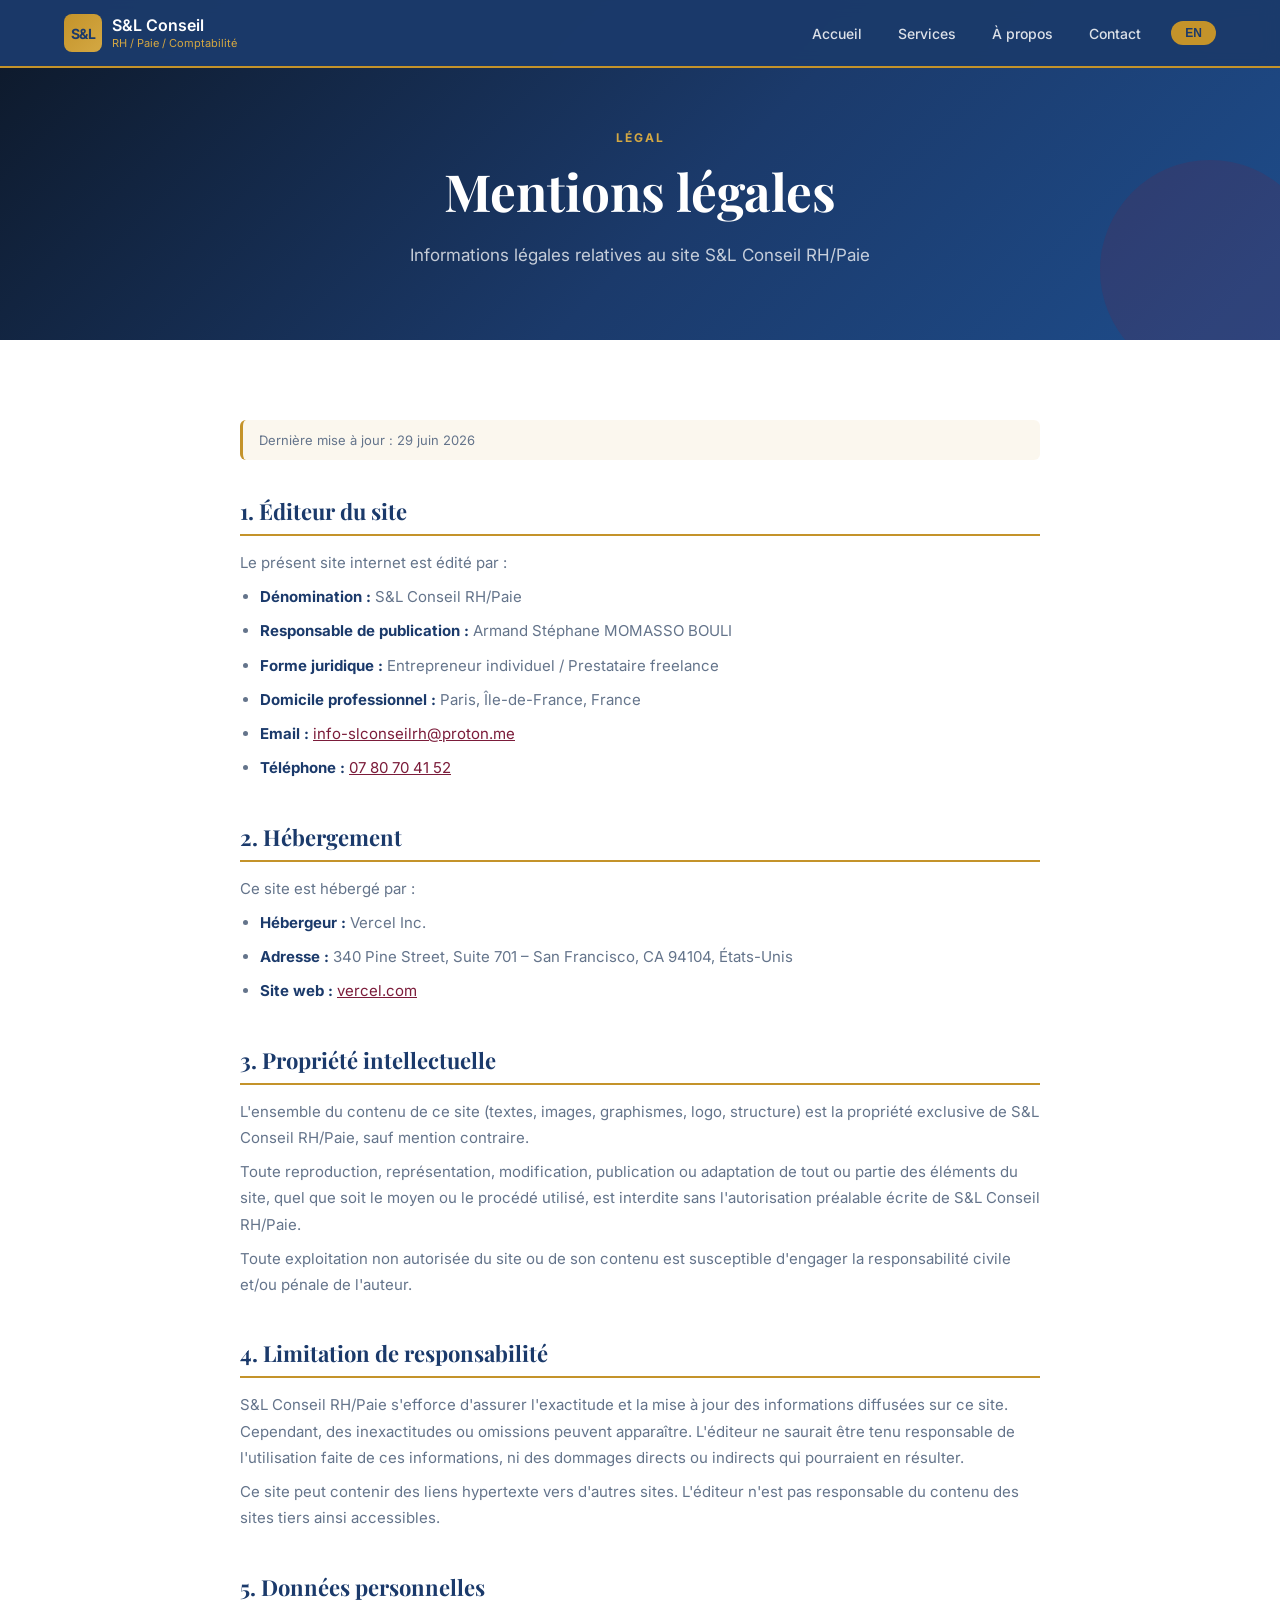
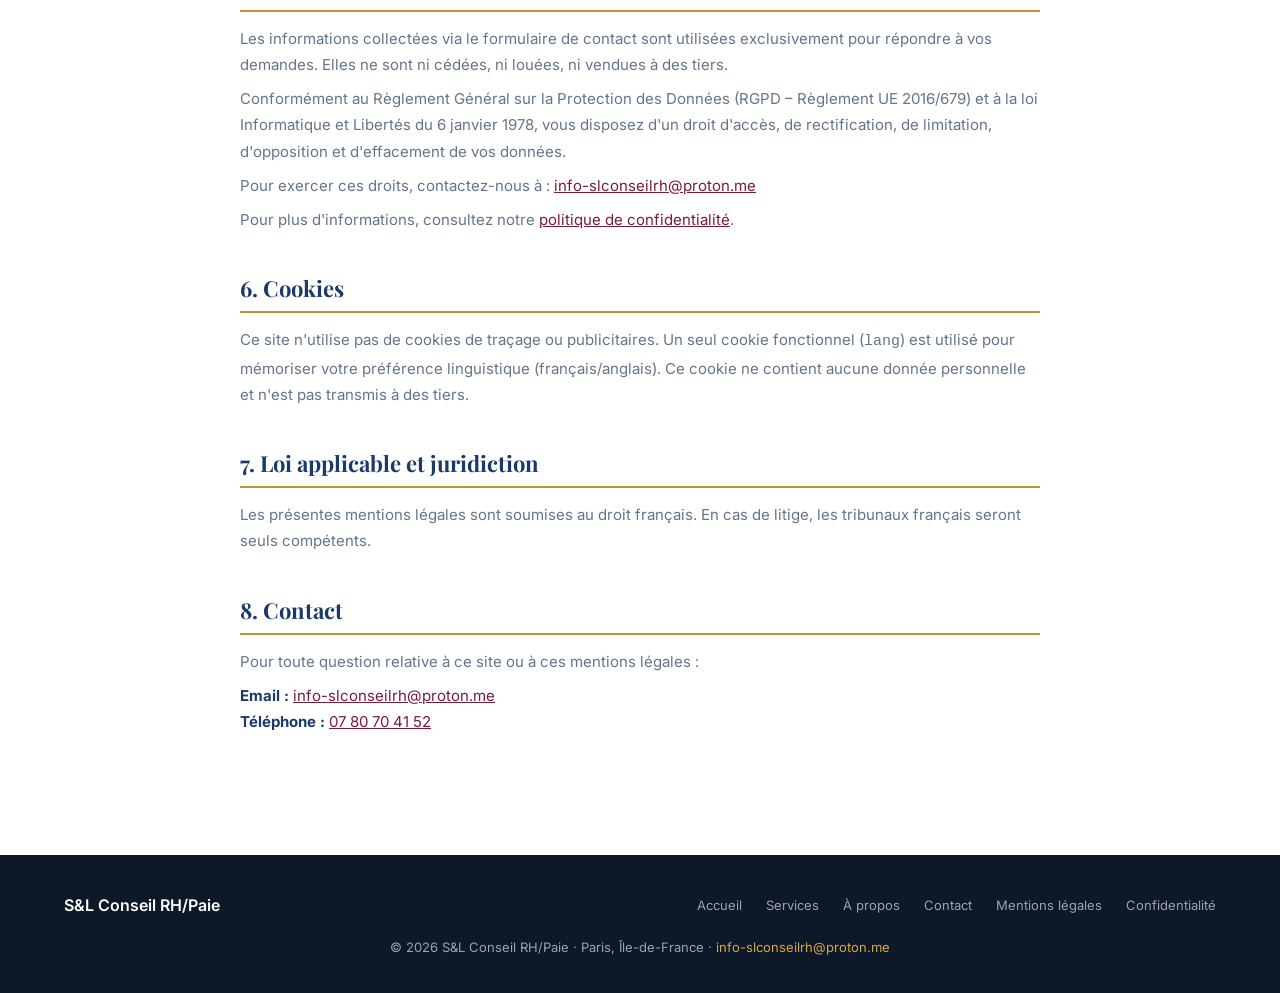
<file: mentions-legales.html>
<!DOCTYPE html>
<html lang="fr">
<head>
  <meta charset="UTF-8" />
  <meta name="viewport" content="width=device-width, initial-scale=1.0" />
  <title>Mentions légales – S&L Conseil RH/Paie</title>
  <meta name="description" content="Mentions légales du site S&L Conseil RH/Paie – informations sur l'éditeur, l'hébergeur et les conditions d'utilisation." />
  <meta name="robots" content="noindex, follow" />
  <link rel="canonical" href="https://sl-conseil-rh-paie.vercel.app/mentions-legales.html" />
  <link rel="icon" type="image/svg+xml" href="[data-uri]" />
  <link rel="preconnect" href="https://fonts.googleapis.com" />
  <link rel="preconnect" href="https://fonts.gstatic.com" crossorigin />
  <link href="https://fonts.googleapis.com/css2?family=Inter:wght@300;400;500;600;700&family=Playfair+Display:wght@700&display=swap" rel="stylesheet" />
  <link rel="stylesheet" href="style.css" />
  <style>
    .legal-section { padding: 80px 5%; }
    .legal-inner   { max-width: 800px; margin: 0 auto; }
    .legal-block   { margin-bottom: 40px; }
    .legal-block h2 {
      font-family: 'Playfair Display', serif; font-size: 22px;
      color: var(--navy); margin-bottom: 14px;
      padding-bottom: 8px; border-bottom: 2px solid var(--gold);
    }
    .legal-block p, .legal-block li { font-size: 15px; color: var(--gray); line-height: 1.75; margin-bottom: 8px; }
    .legal-block ul { padding-left: 20px; }
    .legal-block a  { color: var(--burg); }
    .legal-block strong { color: var(--navy); }
    .legal-updated {
      background: rgba(196,147,42,0.08); border-left: 3px solid var(--gold);
      padding: 12px 16px; border-radius: 6px; font-size: 13px; color: var(--gray);
      margin-bottom: 36px;
    }
  </style>
</head>
<body class="fr">

<nav>
  <a href="index.html" class="logo">
    <div class="logo-icon">S&amp;L</div>
    <div>
      <div class="logo-text">S&amp;L Conseil</div>
      <div class="logo-sub">RH / Paie / Comptabilité</div>
    </div>
  </a>
  <button class="hamburger" id="hamburger" aria-label="Menu" aria-expanded="false">
    <span></span><span></span><span></span>
  </button>
  <ul id="nav-menu">
    <li><a href="index.html">Accueil</a></li>
    <li><a href="services.html">Services</a></li>
    <li><a href="a-propos.html">À propos</a></li>
    <li><a href="contact.html">Contact</a></li>
    <li><button class="lang-btn" id="langBtn" onclick="toggleLang()">EN</button></li>
  </ul>
</nav>

<div class="page-hero">
  <div class="page-hero-label">Légal</div>
  <h1>Mentions légales</h1>
  <p>Informations légales relatives au site S&amp;L Conseil RH/Paie</p>
</div>

<section class="legal-section">
  <div class="legal-inner">

    <div class="legal-updated">
      Dernière mise à jour : 29 juin 2026
    </div>

    <div class="legal-block">
      <h2>1. Éditeur du site</h2>
      <p>Le présent site internet est édité par :</p>
      <ul>
        <li><strong>Dénomination :</strong> S&amp;L Conseil RH/Paie</li>
        <li><strong>Responsable de publication :</strong> Armand Stéphane MOMASSO BOULI</li>
        <li><strong>Forme juridique :</strong> Entrepreneur individuel / Prestataire freelance</li>
        <li><strong>Domicile professionnel :</strong> Paris, Île-de-France, France</li>
        <li><strong>Email :</strong> <a href="mailto:info-slconseilrh@proton.me">info-slconseilrh@proton.me</a></li>
        <li><strong>Téléphone :</strong> <a href="tel:+33780704152">07 80 70 41 52</a></li>
      </ul>
    </div>

    <div class="legal-block">
      <h2>2. Hébergement</h2>
      <p>Ce site est hébergé par :</p>
      <ul>
        <li><strong>Hébergeur :</strong> Vercel Inc.</li>
        <li><strong>Adresse :</strong> 340 Pine Street, Suite 701 – San Francisco, CA 94104, États-Unis</li>
        <li><strong>Site web :</strong> <a href="https://vercel.com" target="_blank" rel="noopener">vercel.com</a></li>
      </ul>
    </div>

    <div class="legal-block">
      <h2>3. Propriété intellectuelle</h2>
      <p>L'ensemble du contenu de ce site (textes, images, graphismes, logo, structure) est la propriété exclusive de S&amp;L Conseil RH/Paie, sauf mention contraire.</p>
      <p>Toute reproduction, représentation, modification, publication ou adaptation de tout ou partie des éléments du site, quel que soit le moyen ou le procédé utilisé, est interdite sans l'autorisation préalable écrite de S&amp;L Conseil RH/Paie.</p>
      <p>Toute exploitation non autorisée du site ou de son contenu est susceptible d'engager la responsabilité civile et/ou pénale de l'auteur.</p>
    </div>

    <div class="legal-block">
      <h2>4. Limitation de responsabilité</h2>
      <p>S&amp;L Conseil RH/Paie s'efforce d'assurer l'exactitude et la mise à jour des informations diffusées sur ce site. Cependant, des inexactitudes ou omissions peuvent apparaître. L'éditeur ne saurait être tenu responsable de l'utilisation faite de ces informations, ni des dommages directs ou indirects qui pourraient en résulter.</p>
      <p>Ce site peut contenir des liens hypertexte vers d'autres sites. L'éditeur n'est pas responsable du contenu des sites tiers ainsi accessibles.</p>
    </div>

    <div class="legal-block">
      <h2>5. Données personnelles</h2>
      <p>Les informations collectées via le formulaire de contact sont utilisées exclusivement pour répondre à vos demandes. Elles ne sont ni cédées, ni louées, ni vendues à des tiers.</p>
      <p>Conformément au Règlement Général sur la Protection des Données (RGPD – Règlement UE 2016/679) et à la loi Informatique et Libertés du 6 janvier 1978, vous disposez d'un droit d'accès, de rectification, de limitation, d'opposition et d'effacement de vos données.</p>
      <p>Pour exercer ces droits, contactez-nous à : <a href="mailto:info-slconseilrh@proton.me">info-slconseilrh@proton.me</a></p>
      <p>Pour plus d'informations, consultez notre <a href="politique-confidentialite.html">politique de confidentialité</a>.</p>
    </div>

    <div class="legal-block">
      <h2>6. Cookies</h2>
      <p>Ce site n'utilise pas de cookies de traçage ou publicitaires. Un seul cookie fonctionnel (<code>lang</code>) est utilisé pour mémoriser votre préférence linguistique (français/anglais). Ce cookie ne contient aucune donnée personnelle et n'est pas transmis à des tiers.</p>
    </div>

    <div class="legal-block">
      <h2>7. Loi applicable et juridiction</h2>
      <p>Les présentes mentions légales sont soumises au droit français. En cas de litige, les tribunaux français seront seuls compétents.</p>
    </div>

    <div class="legal-block">
      <h2>8. Contact</h2>
      <p>Pour toute question relative à ce site ou à ces mentions légales :</p>
      <p><strong>Email :</strong> <a href="mailto:info-slconseilrh@proton.me">info-slconseilrh@proton.me</a><br />
      <strong>Téléphone :</strong> <a href="tel:+33780704152">07 80 70 41 52</a></p>
    </div>

  </div>
</section>

<footer>
  <div class="section-inner" style="max-width:1200px; margin:0 auto;">
    <div class="footer-top">
      <div style="color:var(--white); font-weight:600; font-size:16px;">S&amp;L Conseil RH/Paie</div>
      <div class="footer-links">
        <a href="index.html">Accueil</a>
        <a href="services.html">Services</a>
        <a href="a-propos.html">À propos</a>
        <a href="contact.html">Contact</a>
        <a href="mentions-legales.html">Mentions légales</a>
        <a href="politique-confidentialite.html">Confidentialité</a>
      </div>
    </div>
    <div>© 2026 S&amp;L Conseil RH/Paie · Paris, Île-de-France · <a href="mailto:info-slconseilrh@proton.me">info-slconseilrh@proton.me</a></div>
  </div>
</footer>

<script src="script.js"></script>
</body>
</html>
</file>
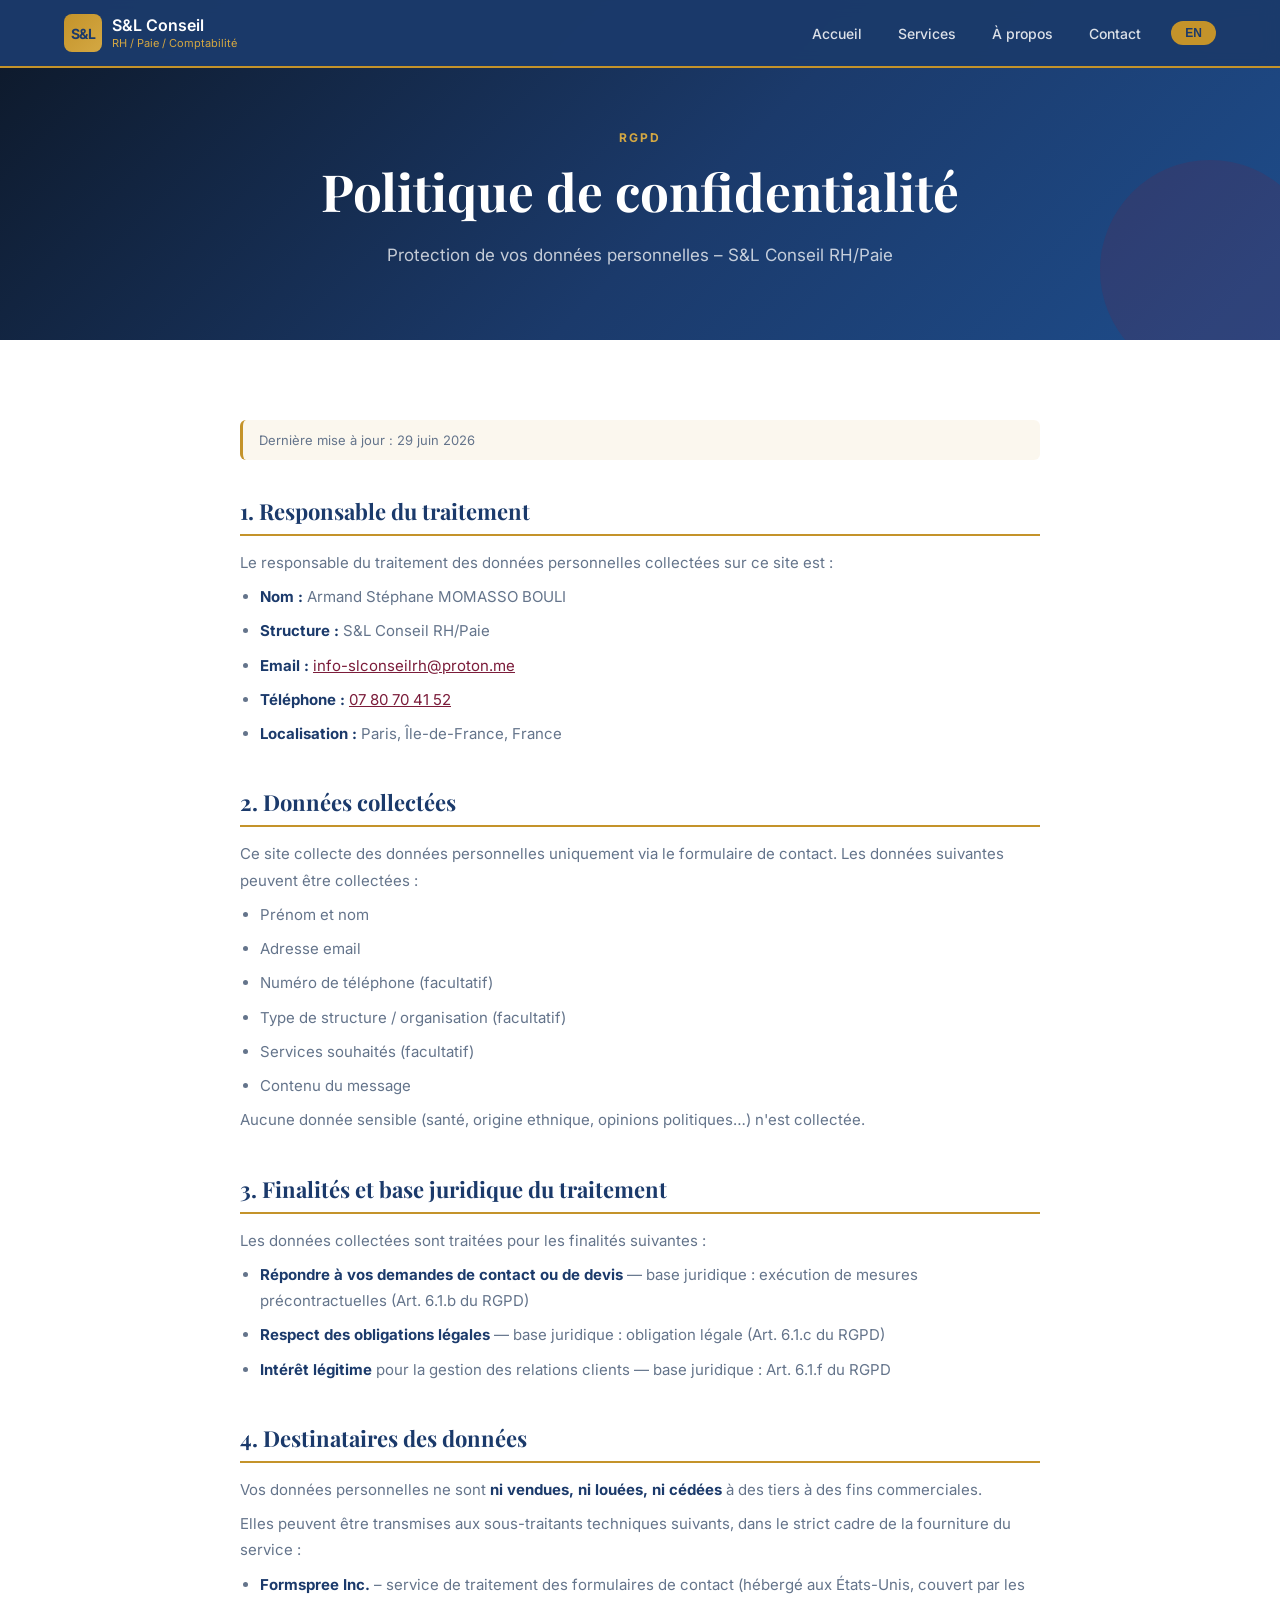
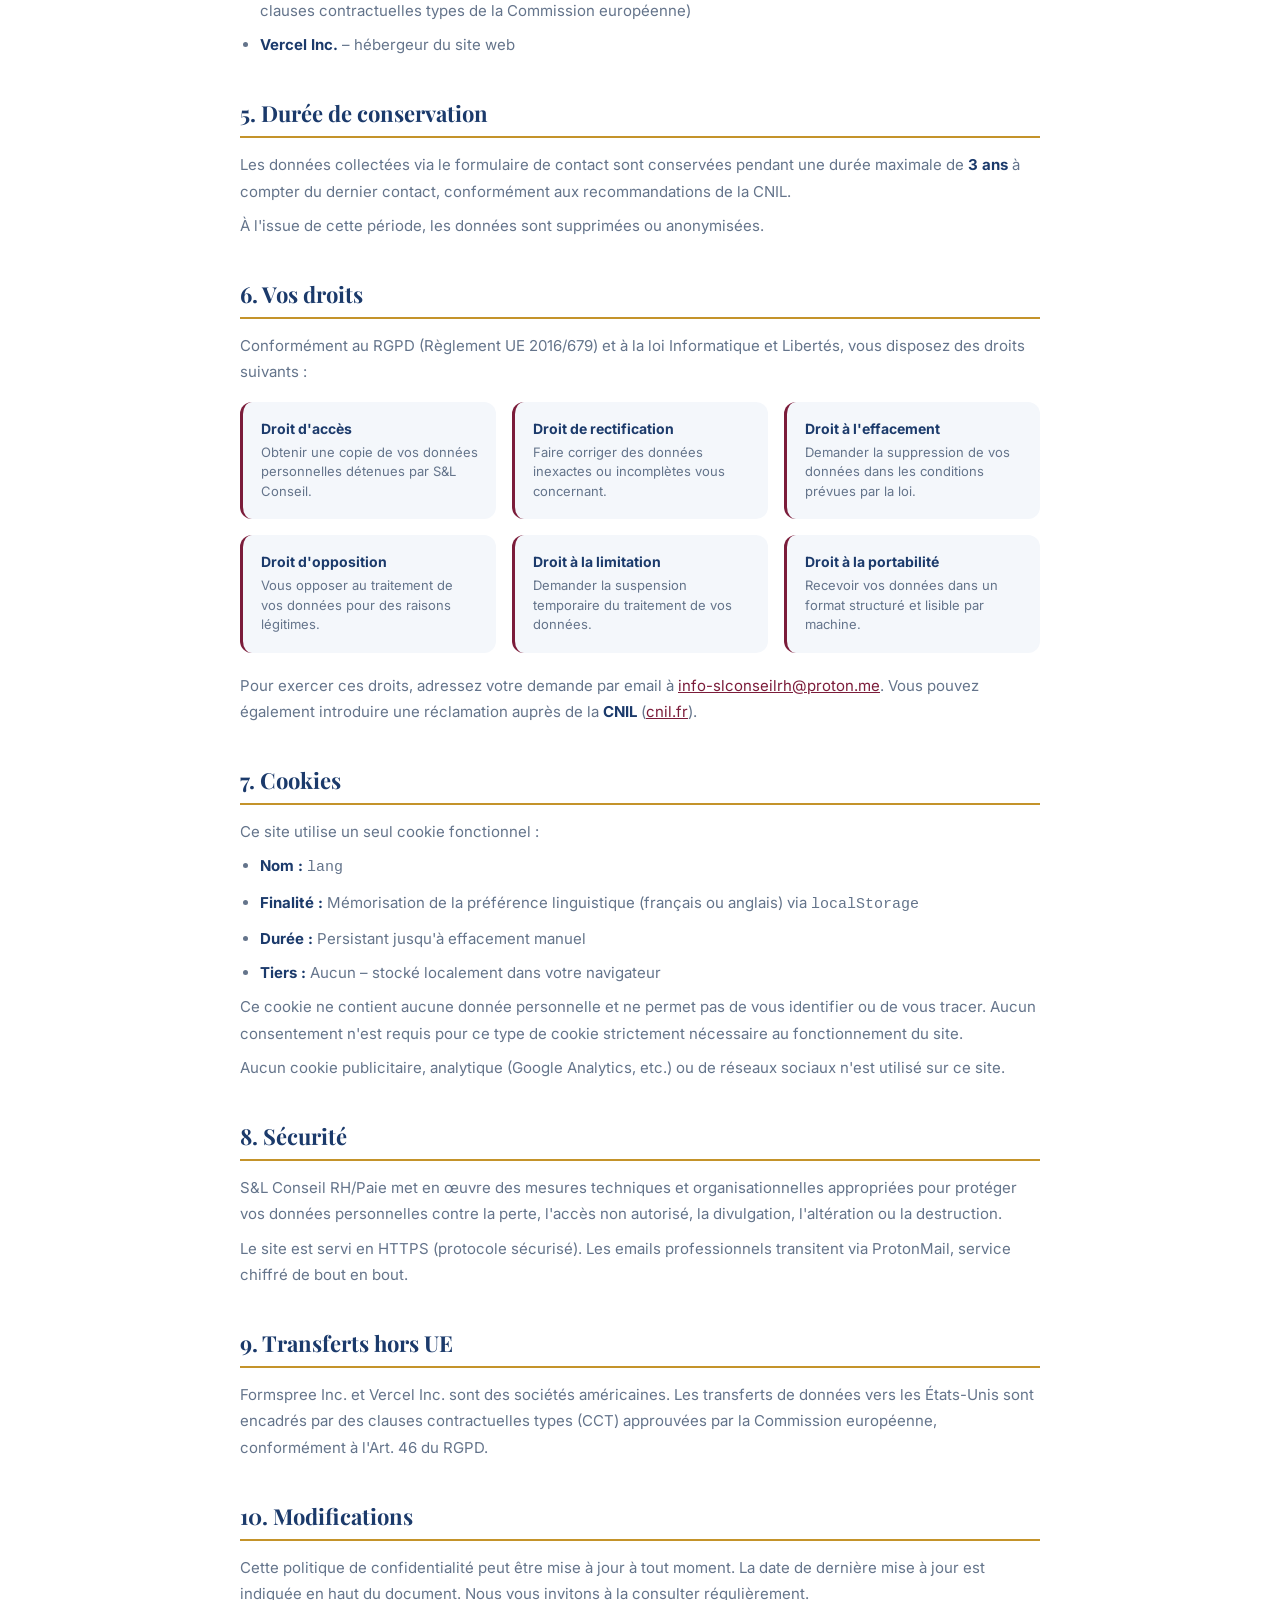
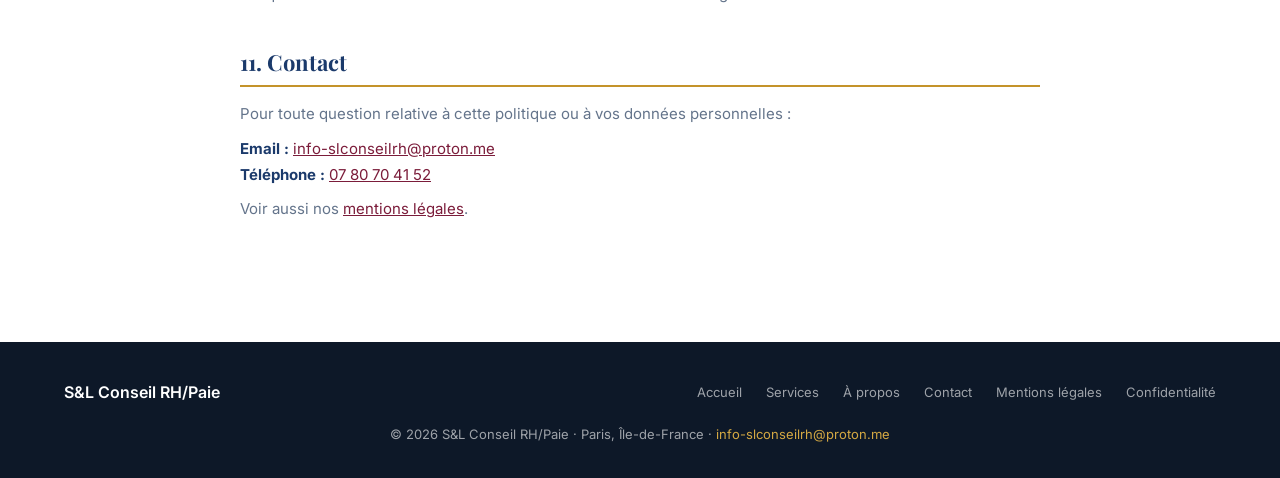
<file: politique-confidentialite.html>
<!DOCTYPE html>
<html lang="fr">
<head>
  <meta charset="UTF-8" />
  <meta name="viewport" content="width=device-width, initial-scale=1.0" />
  <title>Politique de confidentialité – S&L Conseil RH/Paie</title>
  <meta name="description" content="Politique de confidentialité et protection des données personnelles (RGPD) – S&L Conseil RH/Paie." />
  <meta name="robots" content="noindex, follow" />
  <link rel="canonical" href="https://sl-conseil-rh-paie.vercel.app/politique-confidentialite.html" />
  <link rel="icon" type="image/svg+xml" href="[data-uri]" />
  <link rel="preconnect" href="https://fonts.googleapis.com" />
  <link rel="preconnect" href="https://fonts.gstatic.com" crossorigin />
  <link href="https://fonts.googleapis.com/css2?family=Inter:wght@300;400;500;600;700&family=Playfair+Display:wght@700&display=swap" rel="stylesheet" />
  <link rel="stylesheet" href="style.css" />
  <style>
    .legal-section { padding: 80px 5%; }
    .legal-inner   { max-width: 800px; margin: 0 auto; }
    .legal-block   { margin-bottom: 40px; }
    .legal-block h2 {
      font-family: 'Playfair Display', serif; font-size: 22px;
      color: var(--navy); margin-bottom: 14px;
      padding-bottom: 8px; border-bottom: 2px solid var(--gold);
    }
    .legal-block h3 { font-size: 16px; font-weight: 700; color: var(--navy); margin: 18px 0 8px; }
    .legal-block p, .legal-block li { font-size: 15px; color: var(--gray); line-height: 1.75; margin-bottom: 8px; }
    .legal-block ul { padding-left: 20px; }
    .legal-block a  { color: var(--burg); }
    .legal-block strong { color: var(--navy); }
    .legal-updated {
      background: rgba(196,147,42,0.08); border-left: 3px solid var(--gold);
      padding: 12px 16px; border-radius: 6px; font-size: 13px; color: var(--gray);
      margin-bottom: 36px;
    }
    .rights-grid {
      display: grid; grid-template-columns: repeat(auto-fit, minmax(220px, 1fr));
      gap: 16px; margin-top: 16px;
    }
    .rights-card {
      background: var(--light); border-radius: 12px; padding: 18px;
      border-left: 3px solid var(--burg);
    }
    .rights-card h4 { font-size: 14px; font-weight: 700; color: var(--navy); margin-bottom: 6px; }
    .rights-card p  { font-size: 13px; color: var(--gray); line-height: 1.5; margin: 0; }
  </style>
</head>
<body class="fr">

<nav>
  <a href="index.html" class="logo">
    <div class="logo-icon">S&amp;L</div>
    <div>
      <div class="logo-text">S&amp;L Conseil</div>
      <div class="logo-sub">RH / Paie / Comptabilité</div>
    </div>
  </a>
  <button class="hamburger" id="hamburger" aria-label="Menu" aria-expanded="false">
    <span></span><span></span><span></span>
  </button>
  <ul id="nav-menu">
    <li><a href="index.html">Accueil</a></li>
    <li><a href="services.html">Services</a></li>
    <li><a href="a-propos.html">À propos</a></li>
    <li><a href="contact.html">Contact</a></li>
    <li><button class="lang-btn" id="langBtn" onclick="toggleLang()">EN</button></li>
  </ul>
</nav>

<div class="page-hero">
  <div class="page-hero-label">RGPD</div>
  <h1>Politique de confidentialité</h1>
  <p>Protection de vos données personnelles – S&amp;L Conseil RH/Paie</p>
</div>

<section class="legal-section">
  <div class="legal-inner">

    <div class="legal-updated">
      Dernière mise à jour : 29 juin 2026
    </div>

    <div class="legal-block">
      <h2>1. Responsable du traitement</h2>
      <p>Le responsable du traitement des données personnelles collectées sur ce site est :</p>
      <ul>
        <li><strong>Nom :</strong> Armand Stéphane MOMASSO BOULI</li>
        <li><strong>Structure :</strong> S&amp;L Conseil RH/Paie</li>
        <li><strong>Email :</strong> <a href="mailto:info-slconseilrh@proton.me">info-slconseilrh@proton.me</a></li>
        <li><strong>Téléphone :</strong> <a href="tel:+33780704152">07 80 70 41 52</a></li>
        <li><strong>Localisation :</strong> Paris, Île-de-France, France</li>
      </ul>
    </div>

    <div class="legal-block">
      <h2>2. Données collectées</h2>
      <p>Ce site collecte des données personnelles uniquement via le formulaire de contact. Les données suivantes peuvent être collectées :</p>
      <ul>
        <li>Prénom et nom</li>
        <li>Adresse email</li>
        <li>Numéro de téléphone (facultatif)</li>
        <li>Type de structure / organisation (facultatif)</li>
        <li>Services souhaités (facultatif)</li>
        <li>Contenu du message</li>
      </ul>
      <p>Aucune donnée sensible (santé, origine ethnique, opinions politiques…) n'est collectée.</p>
    </div>

    <div class="legal-block">
      <h2>3. Finalités et base juridique du traitement</h2>
      <p>Les données collectées sont traitées pour les finalités suivantes :</p>
      <ul>
        <li><strong>Répondre à vos demandes de contact ou de devis</strong> — base juridique : exécution de mesures précontractuelles (Art. 6.1.b du RGPD)</li>
        <li><strong>Respect des obligations légales</strong> — base juridique : obligation légale (Art. 6.1.c du RGPD)</li>
        <li><strong>Intérêt légitime</strong> pour la gestion des relations clients — base juridique : Art. 6.1.f du RGPD</li>
      </ul>
    </div>

    <div class="legal-block">
      <h2>4. Destinataires des données</h2>
      <p>Vos données personnelles ne sont <strong>ni vendues, ni louées, ni cédées</strong> à des tiers à des fins commerciales.</p>
      <p>Elles peuvent être transmises aux sous-traitants techniques suivants, dans le strict cadre de la fourniture du service :</p>
      <ul>
        <li><strong>Formspree Inc.</strong> – service de traitement des formulaires de contact (hébergé aux États-Unis, couvert par les clauses contractuelles types de la Commission européenne)</li>
        <li><strong>Vercel Inc.</strong> – hébergeur du site web</li>
      </ul>
    </div>

    <div class="legal-block">
      <h2>5. Durée de conservation</h2>
      <p>Les données collectées via le formulaire de contact sont conservées pendant une durée maximale de <strong>3 ans</strong> à compter du dernier contact, conformément aux recommandations de la CNIL.</p>
      <p>À l'issue de cette période, les données sont supprimées ou anonymisées.</p>
    </div>

    <div class="legal-block">
      <h2>6. Vos droits</h2>
      <p>Conformément au RGPD (Règlement UE 2016/679) et à la loi Informatique et Libertés, vous disposez des droits suivants :</p>
      <div class="rights-grid">
        <div class="rights-card">
          <h4>Droit d'accès</h4>
          <p>Obtenir une copie de vos données personnelles détenues par S&amp;L Conseil.</p>
        </div>
        <div class="rights-card">
          <h4>Droit de rectification</h4>
          <p>Faire corriger des données inexactes ou incomplètes vous concernant.</p>
        </div>
        <div class="rights-card">
          <h4>Droit à l'effacement</h4>
          <p>Demander la suppression de vos données dans les conditions prévues par la loi.</p>
        </div>
        <div class="rights-card">
          <h4>Droit d'opposition</h4>
          <p>Vous opposer au traitement de vos données pour des raisons légitimes.</p>
        </div>
        <div class="rights-card">
          <h4>Droit à la limitation</h4>
          <p>Demander la suspension temporaire du traitement de vos données.</p>
        </div>
        <div class="rights-card">
          <h4>Droit à la portabilité</h4>
          <p>Recevoir vos données dans un format structuré et lisible par machine.</p>
        </div>
      </div>
      <p style="margin-top:20px;">Pour exercer ces droits, adressez votre demande par email à <a href="mailto:info-slconseilrh@proton.me">info-slconseilrh@proton.me</a>. Vous pouvez également introduire une réclamation auprès de la <strong>CNIL</strong> (<a href="https://www.cnil.fr" target="_blank" rel="noopener">cnil.fr</a>).</p>
    </div>

    <div class="legal-block">
      <h2>7. Cookies</h2>
      <p>Ce site utilise un seul cookie fonctionnel :</p>
      <ul>
        <li><strong>Nom :</strong> <code>lang</code></li>
        <li><strong>Finalité :</strong> Mémorisation de la préférence linguistique (français ou anglais) via <code>localStorage</code></li>
        <li><strong>Durée :</strong> Persistant jusqu'à effacement manuel</li>
        <li><strong>Tiers :</strong> Aucun – stocké localement dans votre navigateur</li>
      </ul>
      <p>Ce cookie ne contient aucune donnée personnelle et ne permet pas de vous identifier ou de vous tracer. Aucun consentement n'est requis pour ce type de cookie strictement nécessaire au fonctionnement du site.</p>
      <p>Aucun cookie publicitaire, analytique (Google Analytics, etc.) ou de réseaux sociaux n'est utilisé sur ce site.</p>
    </div>

    <div class="legal-block">
      <h2>8. Sécurité</h2>
      <p>S&amp;L Conseil RH/Paie met en œuvre des mesures techniques et organisationnelles appropriées pour protéger vos données personnelles contre la perte, l'accès non autorisé, la divulgation, l'altération ou la destruction.</p>
      <p>Le site est servi en HTTPS (protocole sécurisé). Les emails professionnels transitent via ProtonMail, service chiffré de bout en bout.</p>
    </div>

    <div class="legal-block">
      <h2>9. Transferts hors UE</h2>
      <p>Formspree Inc. et Vercel Inc. sont des sociétés américaines. Les transferts de données vers les États-Unis sont encadrés par des clauses contractuelles types (CCT) approuvées par la Commission européenne, conformément à l'Art. 46 du RGPD.</p>
    </div>

    <div class="legal-block">
      <h2>10. Modifications</h2>
      <p>Cette politique de confidentialité peut être mise à jour à tout moment. La date de dernière mise à jour est indiquée en haut du document. Nous vous invitons à la consulter régulièrement.</p>
    </div>

    <div class="legal-block">
      <h2>11. Contact</h2>
      <p>Pour toute question relative à cette politique ou à vos données personnelles :</p>
      <p>
        <strong>Email :</strong> <a href="mailto:info-slconseilrh@proton.me">info-slconseilrh@proton.me</a><br />
        <strong>Téléphone :</strong> <a href="tel:+33780704152">07 80 70 41 52</a>
      </p>
      <p>Voir aussi nos <a href="mentions-legales.html">mentions légales</a>.</p>
    </div>

  </div>
</section>

<footer>
  <div class="section-inner" style="max-width:1200px; margin:0 auto;">
    <div class="footer-top">
      <div style="color:var(--white); font-weight:600; font-size:16px;">S&amp;L Conseil RH/Paie</div>
      <div class="footer-links">
        <a href="index.html">Accueil</a>
        <a href="services.html">Services</a>
        <a href="a-propos.html">À propos</a>
        <a href="contact.html">Contact</a>
        <a href="mentions-legales.html">Mentions légales</a>
        <a href="politique-confidentialite.html">Confidentialité</a>
      </div>
    </div>
    <div>© 2026 S&amp;L Conseil RH/Paie · Paris, Île-de-France · <a href="mailto:info-slconseilrh@proton.me">info-slconseilrh@proton.me</a></div>
  </div>
</footer>

<script src="script.js"></script>
</body>
</html>
</file>
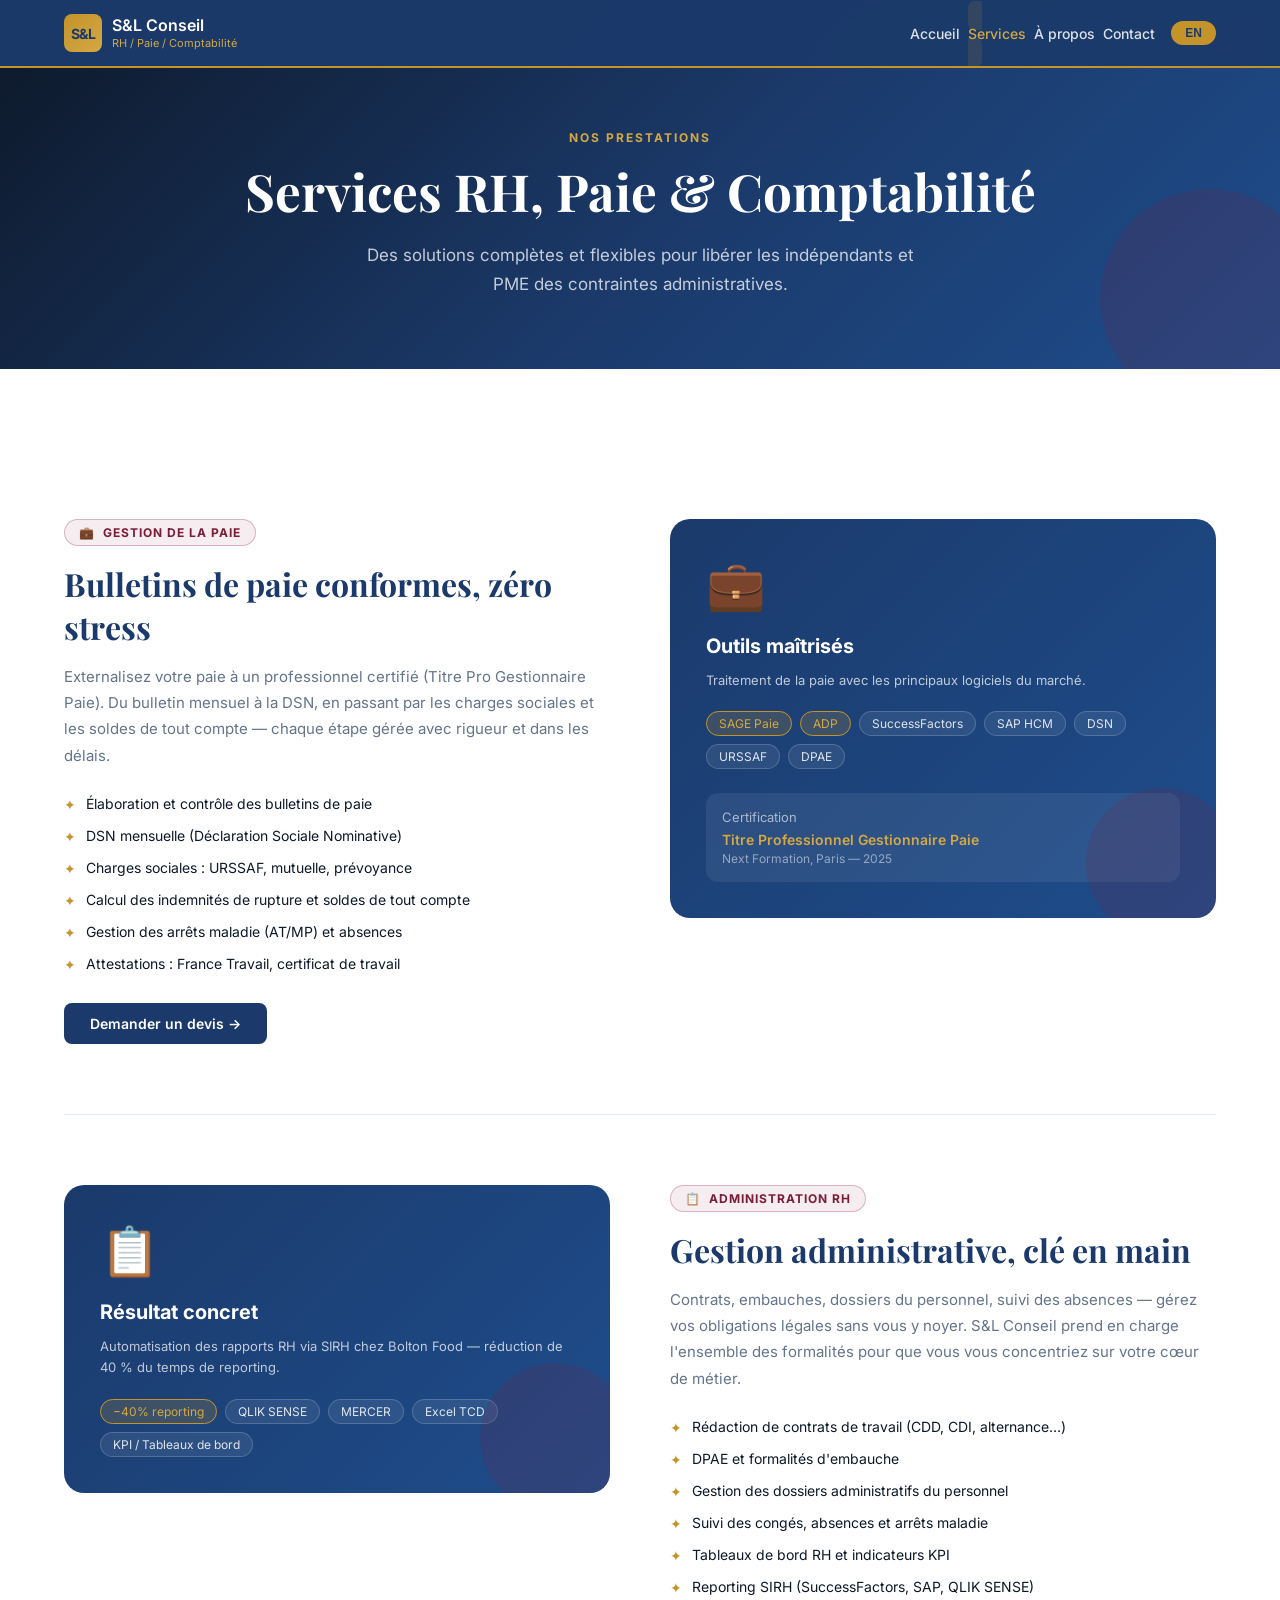
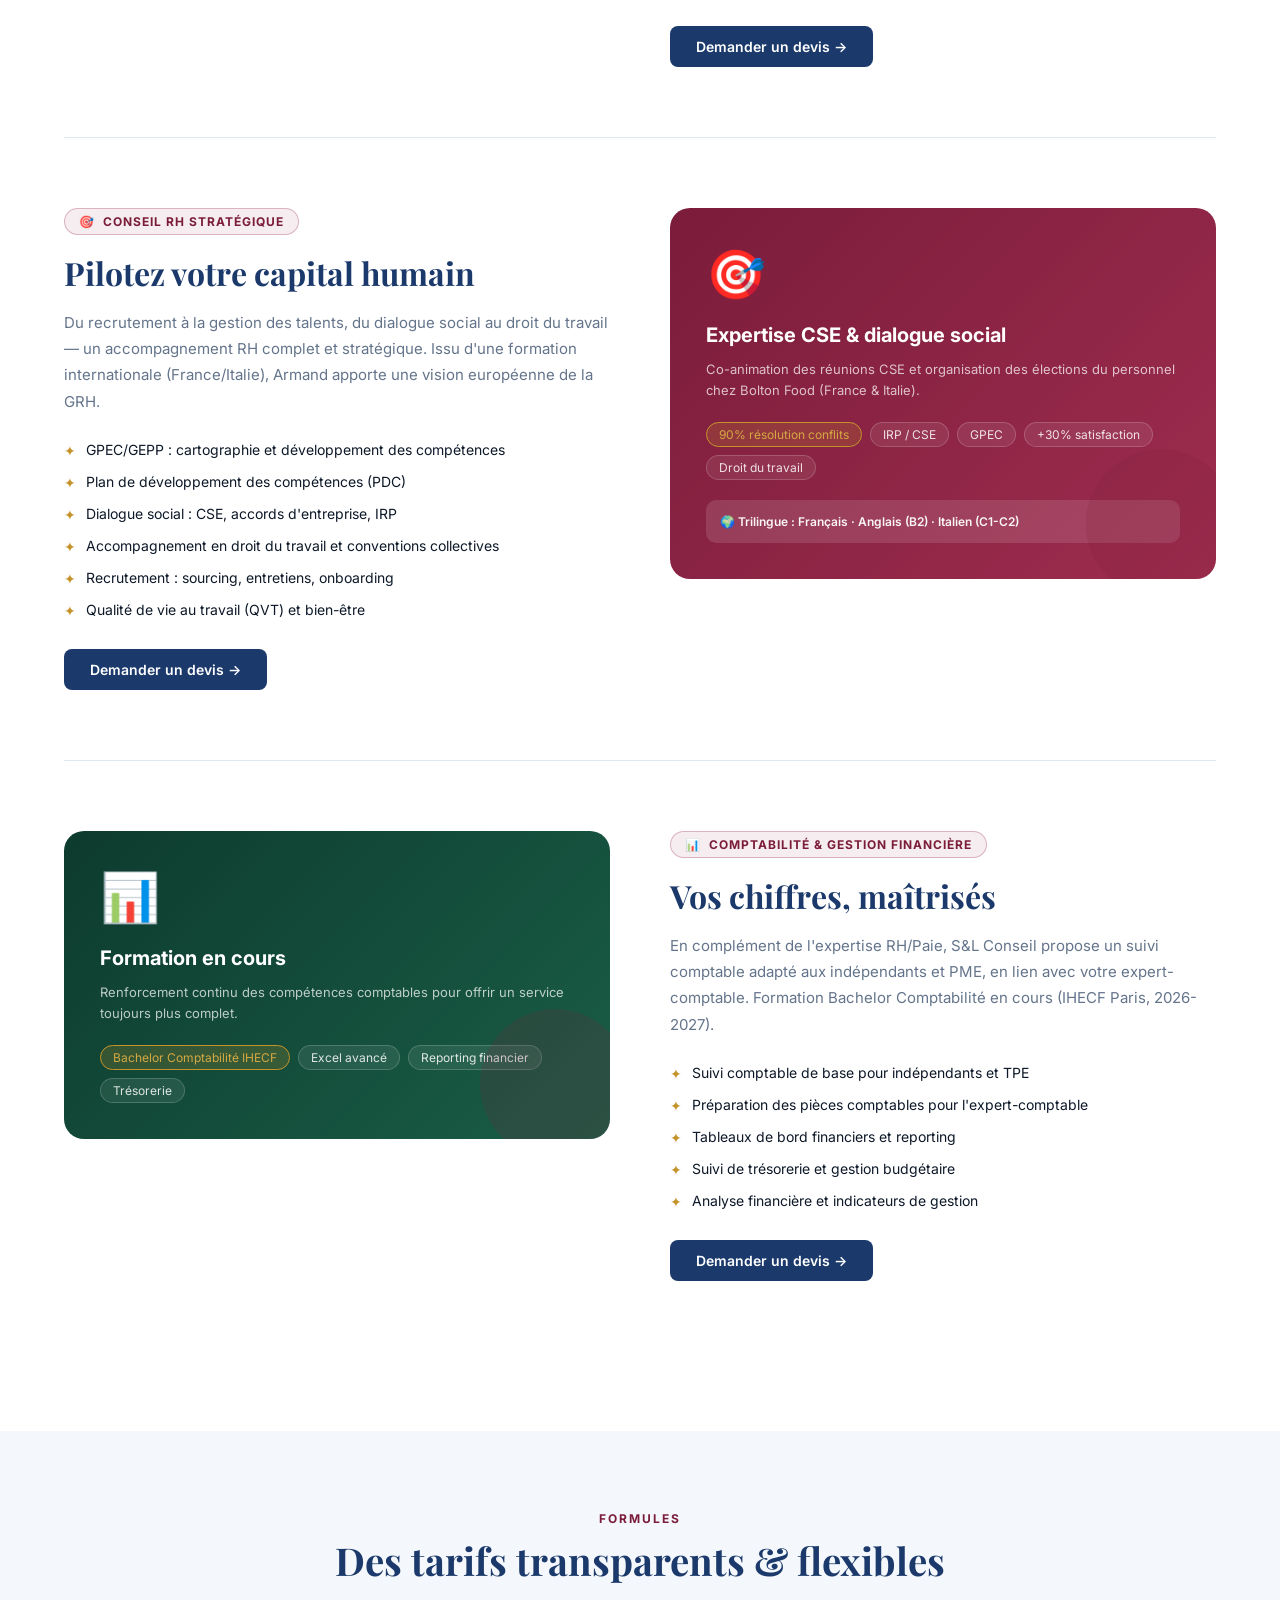
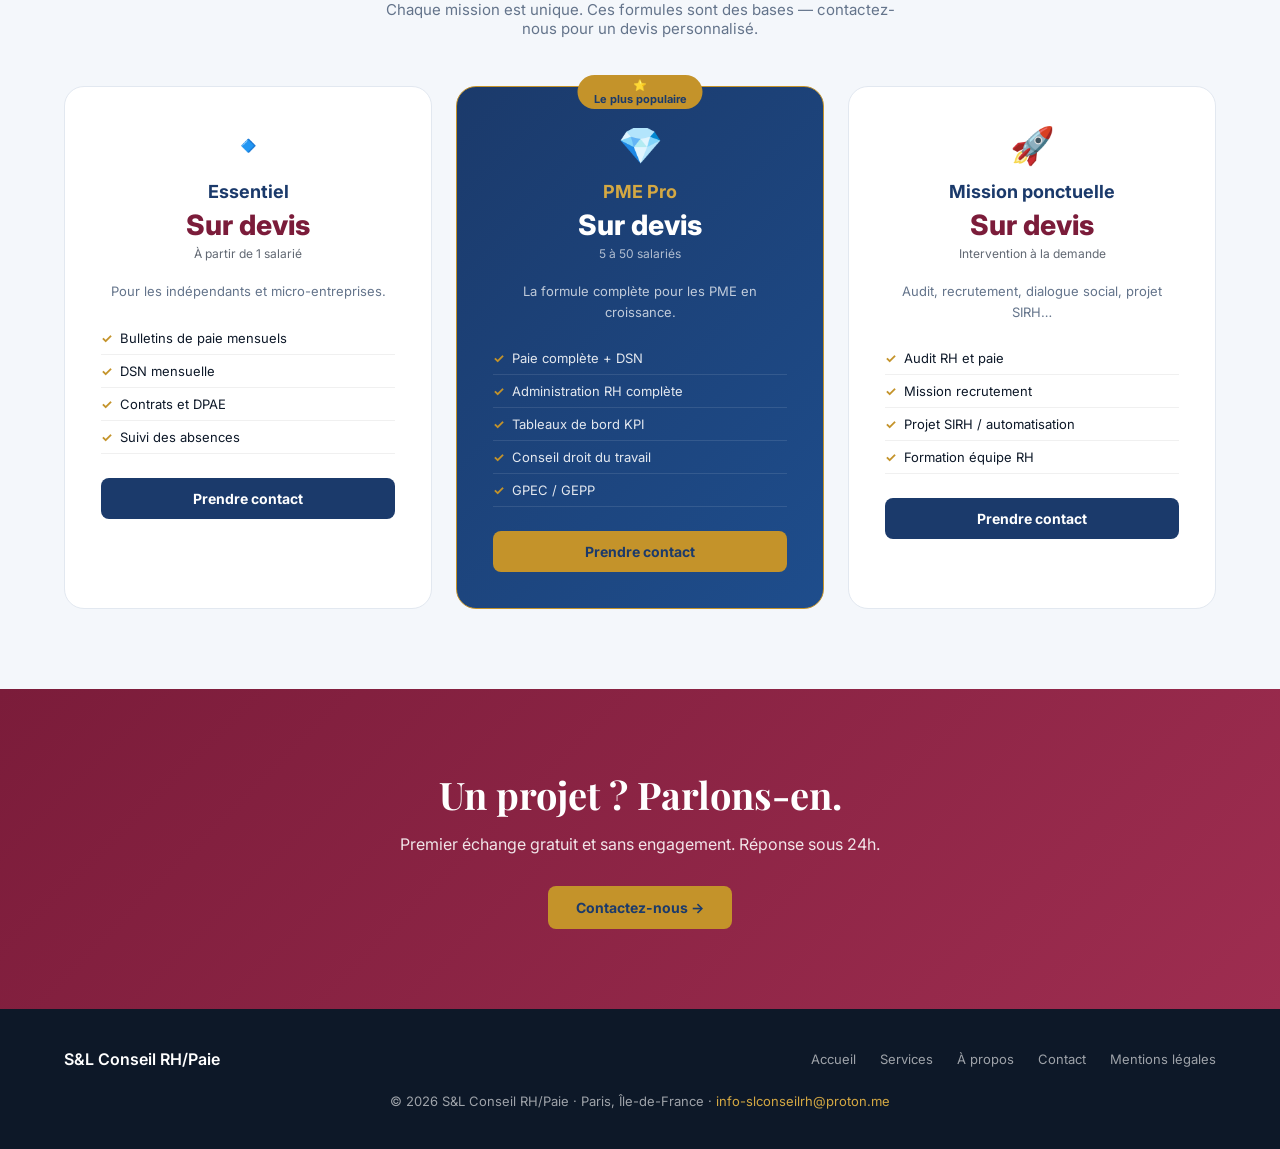
<file: services.html>
<!DOCTYPE html>
<html lang="fr">
<head>
  <meta charset="UTF-8" />
  <meta name="viewport" content="width=device-width, initial-scale=1.0" />
  <title>Services RH, Paie & Comptabilité – S&L Conseil RH/Paie</title>
  <meta name="description" content="Gestion de la paie et DSN, administration RH, conseil stratégique RH, comptabilité pour indépendants et PME. Tarifs transparents, mission ponctuelle ou contrat régulier." />
  <meta name="keywords" content="gestion paie freelance, DSN, bulletins de salaire, administration RH, contrats travail, DPAE, conseil RH, GPEC, comptabilité PME, Île-de-France" />
  <meta name="author" content="Armand Stéphane MOMASSO BOULI" />
  <meta name="google-site-verification" content="6OkVMW998DL7Skp7Ol39t3DmgtOdneUFL4Z6uISbE0w" />
  <meta name="robots" content="index, follow" />
  <link rel="canonical" href="https://sl-conseil-rh-paie.vercel.app/services.html" />
  <meta property="og:title" content="Services RH, Paie & Comptabilité – S&L Conseil RH/Paie" />
  <meta property="og:description" content="Paie, administration RH, conseil stratégique et comptabilité pour indépendants et PME en Île-de-France." />
  <meta property="og:type" content="website" />
  <meta property="og:url" content="https://sl-conseil-rh-paie.vercel.app/services.html" />
  <meta property="og:image" content="https://sl-conseil-rh-paie.vercel.app/armand.jpg" />
  <meta property="og:locale" content="fr_FR" />
  <link rel="icon" type="image/svg+xml" href="[data-uri]" />
  <link rel="preconnect" href="https://fonts.googleapis.com" />
  <link rel="preconnect" href="https://fonts.gstatic.com" crossorigin />
  <link href="https://fonts.googleapis.com/css2?family=Inter:wght@300;400;500;600;700&family=Playfair+Display:wght@700&display=swap" rel="stylesheet" />
  <link rel="stylesheet" href="style.css" />
  <style>
    /* ── BLOCS SERVICE ── */
    .service-block {
      display: grid; grid-template-columns: 1fr 1fr; gap: 60px; align-items: start;
      padding: 70px 0; border-bottom: 1px solid #e2e8f0;
    }
    .service-block:last-child { border-bottom: none; }
    .service-block.reverse { direction: rtl; }
    .service-block.reverse > * { direction: ltr; }

    .sb-badge {
      display: inline-flex; align-items: center; gap: 8px;
      background: rgba(123,28,58,0.08); border: 1px solid rgba(158,45,80,0.3);
      color: var(--burg); padding: 5px 14px; border-radius: 20px;
      font-size: 12px; font-weight: 700; letter-spacing: 1px;
      text-transform: uppercase; margin-bottom: 16px;
    }
    .sb-title {
      font-family: 'Playfair Display', serif; font-size: clamp(24px,2.5vw,34px);
      color: var(--navy); margin-bottom: 16px;
    }
    .sb-desc { color: var(--gray); font-size: 15px; line-height: 1.75; margin-bottom: 24px; }
    .sb-list { list-style: none; display: flex; flex-direction: column; gap: 10px; margin-bottom: 28px; }
    .sb-list li {
      display: flex; align-items: flex-start; gap: 10px;
      font-size: 14px; color: var(--dark); line-height: 1.5;
    }
    .sb-list li::before { content: '✦'; color: var(--gold); flex-shrink: 0; margin-top: 1px; }

    .sb-visual {
      background: linear-gradient(135deg, var(--navy) 0%, var(--navy2) 100%);
      border-radius: 20px; padding: 36px; color: var(--white); position: relative; overflow: hidden;
    }
    .sb-visual::before {
      content:''; position: absolute; bottom: -20px; right: -20px;
      width: 150px; height: 150px; border-radius: 50%;
      background: rgba(123,28,58,0.18);
    }
    .sb-visual-icon { font-size: 48px; margin-bottom: 20px; }
    .sb-visual h3   { font-size: 20px; font-weight: 700; margin-bottom: 12px; }
    .sb-visual p    { font-size: 13px; color: rgba(255,255,255,0.72); line-height: 1.65; margin-bottom: 20px; }
    .sb-chips { display: flex; flex-wrap: wrap; gap: 8px; }
    .chip {
      background: rgba(255,255,255,0.08); border: 1px solid rgba(255,255,255,0.18);
      color: rgba(255,255,255,0.85); padding: 4px 12px; border-radius: 20px; font-size: 12px;
    }
    .chip.gold { background: rgba(196,147,42,0.2); border-color: var(--gold); color: var(--gold2); }
    .chip.burg { background: rgba(123,28,58,0.25); border-color: var(--burg2); color: #e8a0b4; }

    /* ── TARIFS ── */
    .pricing-section { background: var(--light); }
    .pricing-grid { display: grid; grid-template-columns: repeat(auto-fit,minmax(280px,1fr)); gap: 24px; margin-top: 48px; }
    .pricing-card {
      background: var(--white); border-radius: 20px; padding: 36px;
      border: 1px solid #e2e8f0; text-align: center; position: relative; transition: all 0.3s;
    }
    .pricing-card:hover { transform: translateY(-6px); box-shadow: 0 20px 48px rgba(27,58,107,0.1); }
    .pricing-card.featured {
      background: linear-gradient(135deg, var(--navy), var(--navy2));
      border-color: var(--gold); color: var(--white);
    }
    .pricing-card.featured .pc-name  { color: var(--gold2); }
    .pricing-card.featured .pc-price { color: var(--white); }
    .pricing-card.featured .pc-desc  { color: rgba(255,255,255,0.72); }
    .pricing-card.featured .pci      { color: rgba(255,255,255,0.88); border-color: rgba(255,255,255,0.1); }
    .featured-badge {
      position: absolute; top: -12px; left: 50%; transform: translateX(-50%);
      background: var(--gold); color: var(--navy); padding: 3px 16px;
      border-radius: 20px; font-size: 11px; font-weight: 700; white-space: nowrap;
    }
    .pc-icon  { font-size: 36px; margin-bottom: 14px; }
    .pc-name  { color: var(--navy); font-size: 18px; font-weight: 700; margin-bottom: 6px; }
    .pc-price { color: var(--burg); font-size: 28px; font-weight: 800; margin-bottom: 4px; }
    .pc-unit  { font-size: 12px; opacity: 0.65; margin-bottom: 20px; }
    .pc-desc  { font-size: 13px; color: var(--gray); margin-bottom: 20px; line-height: 1.6; }
    .pc-list  { list-style: none; margin-bottom: 24px; }
    .pci {
      font-size: 13px; padding: 8px 0; border-bottom: 1px solid #f0f0f0;
      color: var(--dark); text-align: left; display: flex; gap: 8px;
    }
    .pci::before { content: '✓'; color: var(--gold); font-weight: 700; flex-shrink: 0; }
    .btn-pricing {
      display: block; width: 100%; padding: 12px; border-radius: 8px; font-weight: 700;
      font-size: 14px; text-decoration: none; text-align: center; transition: all 0.2s;
      background: var(--navy); color: var(--white);
    }
    .pricing-card.featured .btn-pricing { background: var(--gold); color: var(--navy); }
    .btn-pricing:hover { opacity: 0.88; transform: translateY(-1px); }

    @media (max-width: 768px) {
      .service-block { grid-template-columns: 1fr; }
      .service-block.reverse { direction: ltr; }
    }
  </style>
</head>
<body class="fr">

<nav>
  <a href="index.html" class="logo">
    <div class="logo-icon">S&amp;L</div>
    <div>
      <div class="logo-text">S&amp;L Conseil</div>
      <div class="logo-sub">RH / Paie / Comptabilité</div>
    </div>
  </a>
  <button class="hamburger" id="hamburger" aria-label="Menu" aria-expanded="false">
    <span></span><span></span><span></span>
  </button>
  <ul id="nav-menu">
    <li><a href="index.html"><span data-fr>Accueil</span><span data-en>Home</span></a></li>
    <li><a href="services.html" class="active"><span data-fr>Services</span><span data-en>Services</span></a></li>
    <li><a href="a-propos.html"><span data-fr>À propos</span><span data-en>About</span></a></li>
    <li><a href="contact.html"><span data-fr>Contact</span><span data-en>Contact</span></a></li>
    <li><button class="lang-btn" id="langBtn" onclick="toggleLang()">EN</button></li>
  </ul>
</nav>

<div class="page-hero">
  <div class="page-hero-label"><span data-fr>Nos Prestations</span><span data-en>Our Services</span></div>
  <h1><span data-fr>Services RH, Paie &amp; Comptabilité</span><span data-en>HR, Payroll &amp; Accounting Services</span></h1>
  <p>
    <span data-fr>Des solutions complètes et flexibles pour libérer les indépendants et PME des contraintes administratives.</span>
    <span data-en>Comprehensive, flexible solutions to free independents and SMEs from administrative burdens.</span>
  </p>
</div>

<section>
  <div class="section-inner">

    <!-- PAIE -->
    <div class="service-block">
      <div>
        <div class="sb-badge"><span aria-hidden="true">💼</span> <span data-fr>Gestion de la Paie</span><span data-en>Payroll Management</span></div>
        <h2 class="sb-title"><span data-fr>Bulletins de paie conformes, zéro stress</span><span data-en>Compliant payslips, zero stress</span></h2>
        <p class="sb-desc">
          <span data-fr>Externalisez votre paie à un professionnel certifié (Titre Pro Gestionnaire Paie). Du bulletin mensuel à la DSN, en passant par les charges sociales et les soldes de tout compte — chaque étape gérée avec rigueur et dans les délais.</span>
          <span data-en>Outsource your payroll to a certified professional (Payroll Manager Professional Title). From monthly payslips to DSN, social charges and final settlements — every step handled rigorously and on time.</span>
        </p>
        <ul class="sb-list">
          <li><span data-fr>Élaboration et contrôle des bulletins de paie</span><span data-en>Payslip preparation and review</span></li>
          <li><span data-fr>DSN mensuelle (Déclaration Sociale Nominative)</span><span data-en>Monthly DSN (Social Nominative Declaration)</span></li>
          <li><span data-fr>Charges sociales : URSSAF, mutuelle, prévoyance</span><span data-en>Social charges: URSSAF, health insurance, provident</span></li>
          <li><span data-fr>Calcul des indemnités de rupture et soldes de tout compte</span><span data-en>Termination indemnity and final settlement calculations</span></li>
          <li><span data-fr>Gestion des arrêts maladie (AT/MP) et absences</span><span data-en>Sick leave (AT/MP) and absence management</span></li>
          <li><span data-fr>Attestations : France Travail, certificat de travail</span><span data-en>Certificates: France Travail, employment certificate</span></li>
        </ul>
        <a href="contact.html" class="btn-cta"><span data-fr>Demander un devis →</span><span data-en>Request a quote →</span></a>
      </div>
      <div class="sb-visual">
        <div class="sb-visual-icon" aria-hidden="true">💼</div>
        <h3><span data-fr>Outils maîtrisés</span><span data-en>Tools mastered</span></h3>
        <p><span data-fr>Traitement de la paie avec les principaux logiciels du marché.</span><span data-en>Payroll processing with the leading market software.</span></p>
        <div class="sb-chips">
          <span class="chip gold">SAGE Paie</span>
          <span class="chip gold">ADP</span>
          <span class="chip">SuccessFactors</span>
          <span class="chip">SAP HCM</span>
          <span class="chip">DSN</span>
          <span class="chip">URSSAF</span>
          <span class="chip">DPAE</span>
        </div>
        <div style="margin-top:24px; background:rgba(255,255,255,0.07); border-radius:12px; padding:16px;">
          <div style="font-size:13px; color:rgba(255,255,255,0.6); margin-bottom:6px;">
            <span data-fr>Certification</span><span data-en>Certification</span>
          </div>
          <div style="font-size:14px; color:var(--gold2); font-weight:600;">
            <span data-fr>Titre Professionnel Gestionnaire Paie</span>
            <span data-en>Professional Payroll Manager Title</span>
          </div>
          <div style="font-size:12px; color:rgba(255,255,255,0.5); margin-top:3px;">Next Formation, Paris — 2025</div>
        </div>
      </div>
    </div>

    <!-- ADMIN RH -->
    <div class="service-block reverse">
      <div>
        <div class="sb-badge"><span aria-hidden="true">📋</span> <span data-fr>Administration RH</span><span data-en>HR Administration</span></div>
        <h2 class="sb-title"><span data-fr>Gestion administrative, clé en main</span><span data-en>Administrative management, turnkey</span></h2>
        <p class="sb-desc">
          <span data-fr>Contrats, embauches, dossiers du personnel, suivi des absences — gérez vos obligations légales sans vous y noyer. S&amp;L Conseil prend en charge l'ensemble des formalités pour que vous vous concentriez sur votre cœur de métier.</span>
          <span data-en>Contracts, hires, employee files, absence tracking — manage your legal obligations without drowning in them. S&amp;L Conseil handles all formalities so you can focus on your core business.</span>
        </p>
        <ul class="sb-list">
          <li><span data-fr>Rédaction de contrats de travail (CDD, CDI, alternance…)</span><span data-en>Employment contract drafting (fixed-term, permanent, apprenticeship…)</span></li>
          <li><span data-fr>DPAE et formalités d'embauche</span><span data-en>DPAE and hiring formalities</span></li>
          <li><span data-fr>Gestion des dossiers administratifs du personnel</span><span data-en>Employee administrative file management</span></li>
          <li><span data-fr>Suivi des congés, absences et arrêts maladie</span><span data-en>Leave, absence and sick leave tracking</span></li>
          <li><span data-fr>Tableaux de bord RH et indicateurs KPI</span><span data-en>HR dashboards and KPI indicators</span></li>
          <li><span data-fr>Reporting SIRH (SuccessFactors, SAP, QLIK SENSE)</span><span data-en>HRIS reporting (SuccessFactors, SAP, QLIK SENSE)</span></li>
        </ul>
        <a href="contact.html" class="btn-cta"><span data-fr>Demander un devis →</span><span data-en>Request a quote →</span></a>
      </div>
      <div class="sb-visual" style="background:linear-gradient(135deg,#1B3A6B,#1E4D8C);">
        <div class="sb-visual-icon" aria-hidden="true">📋</div>
        <h3><span data-fr>Résultat concret</span><span data-en>Concrete result</span></h3>
        <p><span data-fr>Automatisation des rapports RH via SIRH chez Bolton Food — réduction de 40 % du temps de reporting.</span><span data-en>Automation of HR reports via HRIS at Bolton Food — 40% reduction in reporting time.</span></p>
        <div class="sb-chips">
          <span class="chip gold">−40% reporting</span>
          <span class="chip">QLIK SENSE</span>
          <span class="chip">MERCER</span>
          <span class="chip">Excel TCD</span>
          <span class="chip">KPI / Tableaux de bord</span>
        </div>
      </div>
    </div>

    <!-- CONSEIL RH -->
    <div class="service-block">
      <div>
        <div class="sb-badge"><span aria-hidden="true">🎯</span> <span data-fr>Conseil RH Stratégique</span><span data-en>Strategic HR Consulting</span></div>
        <h2 class="sb-title"><span data-fr>Pilotez votre capital humain</span><span data-en>Manage your human capital</span></h2>
        <p class="sb-desc">
          <span data-fr>Du recrutement à la gestion des talents, du dialogue social au droit du travail — un accompagnement RH complet et stratégique. Issu d'une formation internationale (France/Italie), Armand apporte une vision européenne de la GRH.</span>
          <span data-en>From recruitment to talent management, social dialogue to labour law — comprehensive strategic HR support. With international training (France/Italy), Armand brings a European vision of HRM.</span>
        </p>
        <ul class="sb-list">
          <li><span data-fr>GPEC/GEPP : cartographie et développement des compétences</span><span data-en>GPEC/GEPP: skills mapping and development</span></li>
          <li><span data-fr>Plan de développement des compétences (PDC)</span><span data-en>Skills development plan (PDC)</span></li>
          <li><span data-fr>Dialogue social : CSE, accords d'entreprise, IRP</span><span data-en>Social dialogue: CSE, company agreements, employee representatives</span></li>
          <li><span data-fr>Accompagnement en droit du travail et conventions collectives</span><span data-en>Labour law and collective agreements support</span></li>
          <li><span data-fr>Recrutement : sourcing, entretiens, onboarding</span><span data-en>Recruitment: sourcing, interviews, onboarding</span></li>
          <li><span data-fr>Qualité de vie au travail (QVT) et bien-être</span><span data-en>Quality of work life (QWL) and wellbeing</span></li>
        </ul>
        <a href="contact.html" class="btn-cta"><span data-fr>Demander un devis →</span><span data-en>Request a quote →</span></a>
      </div>
      <div class="sb-visual" style="background:linear-gradient(135deg,var(--burg),var(--burg2));">
        <div class="sb-visual-icon" aria-hidden="true">🎯</div>
        <h3><span data-fr>Expertise CSE &amp; dialogue social</span><span data-en>CSE &amp; social dialogue expertise</span></h3>
        <p><span data-fr>Co-animation des réunions CSE et organisation des élections du personnel chez Bolton Food (France &amp; Italie).</span><span data-en>Co-facilitation of CSE meetings and staff elections at Bolton Food (France &amp; Italy).</span></p>
        <div class="sb-chips">
          <span class="chip gold">90% résolution conflits</span>
          <span class="chip">IRP / CSE</span>
          <span class="chip">GPEC</span>
          <span class="chip">+30% satisfaction</span>
          <span class="chip">Droit du travail</span>
        </div>
        <div style="margin-top:20px; background:rgba(255,255,255,0.12); border-radius:10px; padding:14px;">
          <div style="font-size:12px; color:rgba(255,255,255,0.95); font-weight:600;">
            <span data-fr>🌍 Trilingue : Français · Anglais (B2) · Italien (C1-C2)</span>
            <span data-en>🌍 Trilingual: French · English (B2) · Italian (C1-C2)</span>
          </div>
        </div>
      </div>
    </div>

    <!-- COMPTA -->
    <div class="service-block reverse">
      <div>
        <div class="sb-badge"><span aria-hidden="true">📊</span> <span data-fr>Comptabilité &amp; Gestion Financière</span><span data-en>Accounting &amp; Financial Management</span></div>
        <h2 class="sb-title"><span data-fr>Vos chiffres, maîtrisés</span><span data-en>Your numbers, under control</span></h2>
        <p class="sb-desc">
          <span data-fr>En complément de l'expertise RH/Paie, S&amp;L Conseil propose un suivi comptable adapté aux indépendants et PME, en lien avec votre expert-comptable. Formation Bachelor Comptabilité en cours (IHECF Paris, 2026-2027).</span>
          <span data-en>Complementing HR/Payroll expertise, S&amp;L Conseil offers accounting support for independents and SMEs, working alongside your chartered accountant. Bachelor in Accounting in progress (IHECF Paris, 2026-2027).</span>
        </p>
        <ul class="sb-list">
          <li><span data-fr>Suivi comptable de base pour indépendants et TPE</span><span data-en>Basic accounting tracking for independents and micro-businesses</span></li>
          <li><span data-fr>Préparation des pièces comptables pour l'expert-comptable</span><span data-en>Accounting document preparation for chartered accountants</span></li>
          <li><span data-fr>Tableaux de bord financiers et reporting</span><span data-en>Financial dashboards and reporting</span></li>
          <li><span data-fr>Suivi de trésorerie et gestion budgétaire</span><span data-en>Cash flow monitoring and budget management</span></li>
          <li><span data-fr>Analyse financière et indicateurs de gestion</span><span data-en>Financial analysis and management indicators</span></li>
        </ul>
        <a href="contact.html" class="btn-cta"><span data-fr>Demander un devis →</span><span data-en>Request a quote →</span></a>
      </div>
      <div class="sb-visual" style="background:linear-gradient(135deg,#0D3B2E,#1A5E47);">
        <div class="sb-visual-icon" aria-hidden="true">📊</div>
        <h3><span data-fr>Formation en cours</span><span data-en>Training in progress</span></h3>
        <p><span data-fr>Renforcement continu des compétences comptables pour offrir un service toujours plus complet.</span><span data-en>Continuous enhancement of accounting skills to offer an ever more comprehensive service.</span></p>
        <div class="sb-chips">
          <span class="chip gold">Bachelor Comptabilité IHECF</span>
          <span class="chip">Excel avancé</span>
          <span class="chip">Reporting financier</span>
          <span class="chip">Trésorerie</span>
        </div>
      </div>
    </div>

  </div>
</section>

<!-- TARIFS -->
<section class="pricing-section">
  <div class="section-inner">
    <div style="text-align:center; margin-bottom:12px;">
      <div class="section-label"><span data-fr>Formules</span><span data-en>Packages</span></div>
      <h2 class="section-title" style="text-align:center;">
        <span data-fr>Des tarifs transparents &amp; flexibles</span>
        <span data-en>Transparent &amp; flexible pricing</span>
      </h2>
      <p style="color:var(--gray); font-size:15px; max-width:520px; margin:0 auto;">
        <span data-fr>Chaque mission est unique. Ces formules sont des bases — contactez-nous pour un devis personnalisé.</span>
        <span data-en>Every engagement is unique. These packages are starting points — contact us for a personalised quote.</span>
      </p>
    </div>
    <div class="pricing-grid">
      <div class="pricing-card">
        <div class="pc-icon" aria-hidden="true">🔹</div>
        <div class="pc-name"><span data-fr>Essentiel</span><span data-en>Essential</span></div>
        <div class="pc-price"><span data-fr>Sur devis</span><span data-en>On quote</span></div>
        <div class="pc-unit"><span data-fr>À partir de 1 salarié</span><span data-en>From 1 employee</span></div>
        <div class="pc-desc"><span data-fr>Pour les indépendants et micro-entreprises.</span><span data-en>For independents and micro-businesses.</span></div>
        <ul class="pc-list">
          <li class="pci"><span data-fr>Bulletins de paie mensuels</span><span data-en>Monthly payslips</span></li>
          <li class="pci">DSN mensuelle</li>
          <li class="pci"><span data-fr>Contrats et DPAE</span><span data-en>Contracts and DPAE</span></li>
          <li class="pci"><span data-fr>Suivi des absences</span><span data-en>Absence tracking</span></li>
        </ul>
        <a href="contact.html" class="btn-pricing"><span data-fr>Prendre contact</span><span data-en>Get in touch</span></a>
      </div>
      <div class="pricing-card featured">
        <div class="featured-badge">⭐ <span data-fr>Le plus populaire</span><span data-en>Most popular</span></div>
        <div class="pc-icon" aria-hidden="true">💎</div>
        <div class="pc-name"><span data-fr>PME Pro</span><span data-en>SME Pro</span></div>
        <div class="pc-price"><span data-fr>Sur devis</span><span data-en>On quote</span></div>
        <div class="pc-unit"><span data-fr>5 à 50 salariés</span><span data-en>5 to 50 employees</span></div>
        <div class="pc-desc"><span data-fr>La formule complète pour les PME en croissance.</span><span data-en>The complete package for growing SMEs.</span></div>
        <ul class="pc-list">
          <li class="pci"><span data-fr>Paie complète + DSN</span><span data-en>Full payroll + DSN</span></li>
          <li class="pci"><span data-fr>Administration RH complète</span><span data-en>Full HR administration</span></li>
          <li class="pci"><span data-fr>Tableaux de bord KPI</span><span data-en>KPI dashboards</span></li>
          <li class="pci"><span data-fr>Conseil droit du travail</span><span data-en>Labour law advice</span></li>
          <li class="pci">GPEC / GEPP</li>
        </ul>
        <a href="contact.html" class="btn-pricing"><span data-fr>Prendre contact</span><span data-en>Get in touch</span></a>
      </div>
      <div class="pricing-card">
        <div class="pc-icon" aria-hidden="true">🚀</div>
        <div class="pc-name"><span data-fr>Mission ponctuelle</span><span data-en>One-off mission</span></div>
        <div class="pc-price"><span data-fr>Sur devis</span><span data-en>On quote</span></div>
        <div class="pc-unit"><span data-fr>Intervention à la demande</span><span data-en>On-demand intervention</span></div>
        <div class="pc-desc"><span data-fr>Audit, recrutement, dialogue social, projet SIRH…</span><span data-en>Audit, recruitment, social dialogue, HRIS project…</span></div>
        <ul class="pc-list">
          <li class="pci"><span data-fr>Audit RH et paie</span><span data-en>HR and payroll audit</span></li>
          <li class="pci"><span data-fr>Mission recrutement</span><span data-en>Recruitment mission</span></li>
          <li class="pci"><span data-fr>Projet SIRH / automatisation</span><span data-en>HRIS / automation project</span></li>
          <li class="pci"><span data-fr>Formation équipe RH</span><span data-en>HR team training</span></li>
        </ul>
        <a href="contact.html" class="btn-pricing"><span data-fr>Prendre contact</span><span data-en>Get in touch</span></a>
      </div>
    </div>
  </div>
</section>

<div class="cta-band">
  <h2><span data-fr>Un projet ? Parlons-en.</span><span data-en>A project? Let's talk.</span></h2>
  <p><span data-fr>Premier échange gratuit et sans engagement. Réponse sous 24h.</span><span data-en>Free, no-commitment initial consultation. Reply within 24h.</span></p>
  <a href="contact.html" class="btn-primary"><span data-fr>Contactez-nous →</span><span data-en>Contact us →</span></a>
</div>

<footer>
  <div class="section-inner" style="max-width:1200px; margin:0 auto;">
    <div class="footer-top">
      <div style="color:var(--white); font-weight:600; font-size:16px;">S&amp;L Conseil RH/Paie</div>
      <div class="footer-links">
        <a href="index.html"><span data-fr>Accueil</span><span data-en>Home</span></a>
        <a href="services.html"><span data-fr>Services</span><span data-en>Services</span></a>
        <a href="a-propos.html"><span data-fr>À propos</span><span data-en>About</span></a>
        <a href="contact.html">Contact</a>
        <a href="mentions-legales.html"><span data-fr>Mentions légales</span><span data-en>Legal</span></a>
      </div>
    </div>
    <div>© 2026 S&amp;L Conseil RH/Paie · Paris, Île-de-France · <a href="mailto:info-slconseilrh@proton.me">info-slconseilrh@proton.me</a></div>
  </div>
</footer>

<script src="script.js"></script>
</body>
</html>
</file>
<file: style.css>
/* =========================================================
   S&L Conseil RH/Paie — Feuille de style partagée
   Palette : Bleu Professionnel · Bordeaux · Or
   ========================================================= */

:root {
  --navy:    #1B3A6B;   /* Bleu marine profond */
  --navy2:   #1E4D8C;   /* Bleu moyen */
  --burg:    #7B1C3A;   /* Bordeaux */
  --burg2:   #9E2D50;   /* Bordeaux clair */
  --gold:    #C4932A;   /* Or professionnel */
  --gold2:   #D4A843;   /* Or clair */
  --white:   #FFFFFF;
  --light:   #F4F7FB;
  --gray:    #64748B;
  --dark:    #0D1828;
}

/* ── RESET ── */
* { margin: 0; padding: 0; box-sizing: border-box; }
body { font-family: 'Inter', sans-serif; color: var(--dark); background: var(--white); }

/* ── NAV ── */
nav {
  position: fixed; top: 0; width: 100%; z-index: 100;
  background: rgba(27,58,107,0.97); backdrop-filter: blur(8px);
  display: flex; align-items: center; justify-content: space-between;
  padding: 0 5%; height: 68px;
  border-bottom: 2px solid var(--gold);
}
.logo { display: flex; align-items: center; gap: 10px; text-decoration: none; }
.logo-icon {
  width: 38px; height: 38px;
  background: linear-gradient(135deg, var(--gold), var(--gold2));
  border-radius: 8px; display: flex; align-items: center; justify-content: center;
  font-weight: 700; font-size: 14px; color: var(--navy); letter-spacing: -0.5px;
}
.logo-text { color: var(--white); font-size: 16px; font-weight: 600; line-height: 1.2; }
.logo-sub  { color: var(--gold2); font-size: 11px; font-weight: 400; }

nav ul { list-style: none; display: flex; gap: 8px; align-items: center; }
nav ul a {
  color: rgba(255,255,255,0.85); text-decoration: none;
  font-size: 14px; font-weight: 500; padding: 6px 14px; border-radius: 6px;
  transition: all 0.2s;
}
nav ul a:hover, nav ul a.active { color: var(--gold2); background: rgba(196,147,42,0.14); }

/* ── HAMBURGER ── */
.hamburger {
  display: none; flex-direction: column; cursor: pointer; gap: 5px;
  background: none; border: none; padding: 8px; margin-right: 10px;
}
.hamburger span {
  width: 24px; height: 2px; background: var(--white);
  border-radius: 2px; transition: all 0.3s ease;
}
.hamburger.active span:nth-child(1) { transform: rotate(45deg) translate(8px, 8px); }
.hamburger.active span:nth-child(2) { opacity: 0; }
.hamburger.active span:nth-child(3) { transform: rotate(-45deg) translate(7px, -7px); }

/* ── LANGUE ── */
.lang-btn {
  background: var(--gold); color: var(--navy); border: none;
  padding: 5px 14px; border-radius: 20px; font-size: 12px; font-weight: 700;
  cursor: pointer; margin-left: 8px; transition: background 0.2s; min-width: 42px;
}
.lang-btn:hover { background: var(--gold2); }

/* ── PAGE HERO (pages intérieures) ── */
.page-hero {
  background: linear-gradient(135deg, var(--dark) 0%, var(--navy) 55%, var(--navy2) 100%);
  padding: 130px 5% 70px; text-align: center;
  position: relative; overflow: hidden;
}
.page-hero::after {
  content: ''; position: absolute; bottom: -40px; right: -40px;
  width: 220px; height: 220px; border-radius: 50%;
  background: rgba(123,28,58,0.18);
}
.page-hero-label {
  color: var(--gold2); font-size: 12px; font-weight: 700;
  letter-spacing: 2px; text-transform: uppercase; margin-bottom: 12px;
}
.page-hero h1 {
  font-family: 'Playfair Display', serif;
  font-size: clamp(32px,4vw,52px); color: var(--white); margin-bottom: 16px;
}
.page-hero p {
  color: rgba(255,255,255,0.75); font-size: 17px;
  max-width: 580px; margin: 0 auto; line-height: 1.7;
}

/* ── SECTION TEMPLATE ── */
section { padding: 80px 5%; }
.section-inner { max-width: 1200px; margin: 0 auto; }
.section-label {
  color: var(--burg); font-size: 12px; font-weight: 700;
  letter-spacing: 2px; text-transform: uppercase; margin-bottom: 10px;
}
.section-title {
  font-family: 'Playfair Display', serif; font-size: clamp(28px,3vw,40px);
  color: var(--navy); margin-bottom: 16px; line-height: 1.25;
}
.section-desc { color: var(--gray); font-size: 16px; line-height: 1.75; max-width: 580px; }

/* ── BOUTONS ── */
.btn-primary {
  background: var(--gold); color: var(--navy); padding: 13px 28px;
  border-radius: 8px; font-weight: 700; font-size: 14px; text-decoration: none;
  transition: all 0.2s; display: inline-block; border: none; cursor: pointer;
}
.btn-primary:hover {
  background: var(--gold2); transform: translateY(-2px);
  box-shadow: 0 8px 24px rgba(196,147,42,0.35);
}
.btn-outline {
  background: transparent; color: var(--white); padding: 13px 28px;
  border-radius: 8px; font-weight: 600; font-size: 14px; text-decoration: none;
  border: 1.5px solid rgba(255,255,255,0.35); transition: all 0.2s; display: inline-block;
}
.btn-outline:hover { border-color: var(--burg2); color: var(--burg2); }
.btn-cta {
  display: inline-block; background: var(--navy); color: var(--white);
  padding: 12px 26px; border-radius: 8px; font-weight: 600; font-size: 14px;
  text-decoration: none; transition: all 0.2s;
}
.btn-cta:hover { background: var(--burg); color: var(--white); transform: translateY(-2px); }

/* ── BANDEAU CTA ── */
.cta-band {
  background: linear-gradient(135deg, var(--burg) 0%, var(--burg2) 100%);
  text-align: center; padding: 80px 5%;
}
.cta-band h2 {
  font-family: 'Playfair Display', serif;
  font-size: clamp(26px,3vw,38px); color: var(--white); margin-bottom: 14px;
}
.cta-band p { color: rgba(255,255,255,0.88); font-size: 16px; margin-bottom: 32px; }

/* ── FOOTER ── */
footer {
  background: var(--dark); color: rgba(255,255,255,0.6);
  padding: 40px 5%; text-align: center; font-size: 13px;
}
footer a { color: var(--gold2); text-decoration: none; }
.footer-top {
  display: flex; justify-content: space-between; align-items: center;
  flex-wrap: wrap; gap: 16px; margin-bottom: 24px;
}
.footer-links { display: flex; gap: 24px; }
.footer-links a { color: rgba(255,255,255,0.6); text-decoration: none; transition: color 0.2s; }
.footer-links a:hover { color: var(--gold2); }

/* ── SWITCH LANGUE ── */
body.en [data-fr]   { display: none; }
body.fr [data-en]   { display: none; }
body.en [data-en]   { display: block; }
body.fr [data-fr]   { display: block; }
.inline-fr, .inline-en { display: inline; }
body.en .inline-fr  { display: none; }
body.fr .inline-en  { display: none; }

/* ── RESPONSIVE ── */
@media (max-width: 768px) {
  .hamburger { display: flex; }

  nav ul {
    position: absolute; top: 68px; left: 0; right: 0; width: 100%;
    background: rgba(27,58,107,0.98); flex-direction: column;
    gap: 0; padding: 16px 5%; border-bottom: 2px solid var(--gold);
    max-height: 0; overflow: hidden; transition: max-height 0.3s ease;
  }
  nav ul.active { max-height: 520px; }
  nav ul li { width: 100%; padding: 10px 0; }
  nav ul a { display: block; padding: 8px 0; font-size: 14px; }

  .footer-top { flex-direction: column; text-align: center; }
  .footer-links { justify-content: center; flex-direction: column; gap: 12px; }
}
</file>
